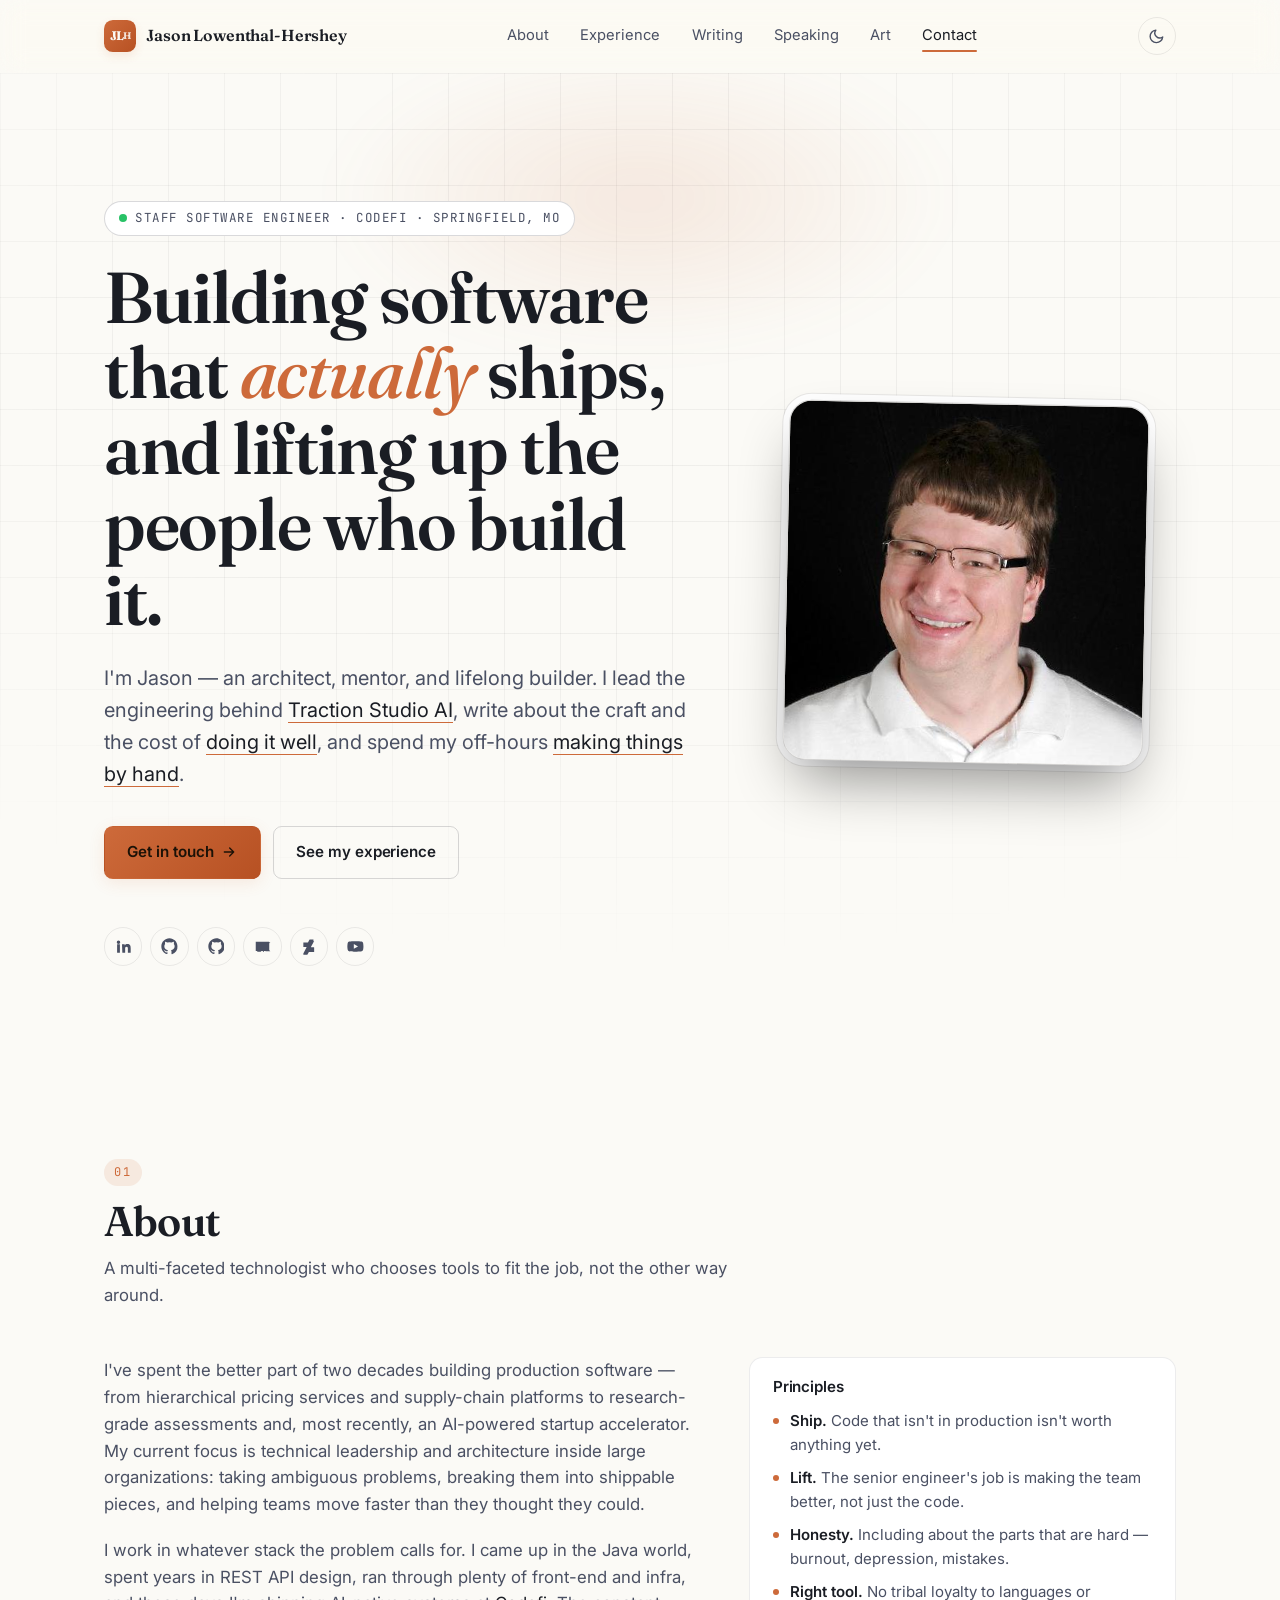
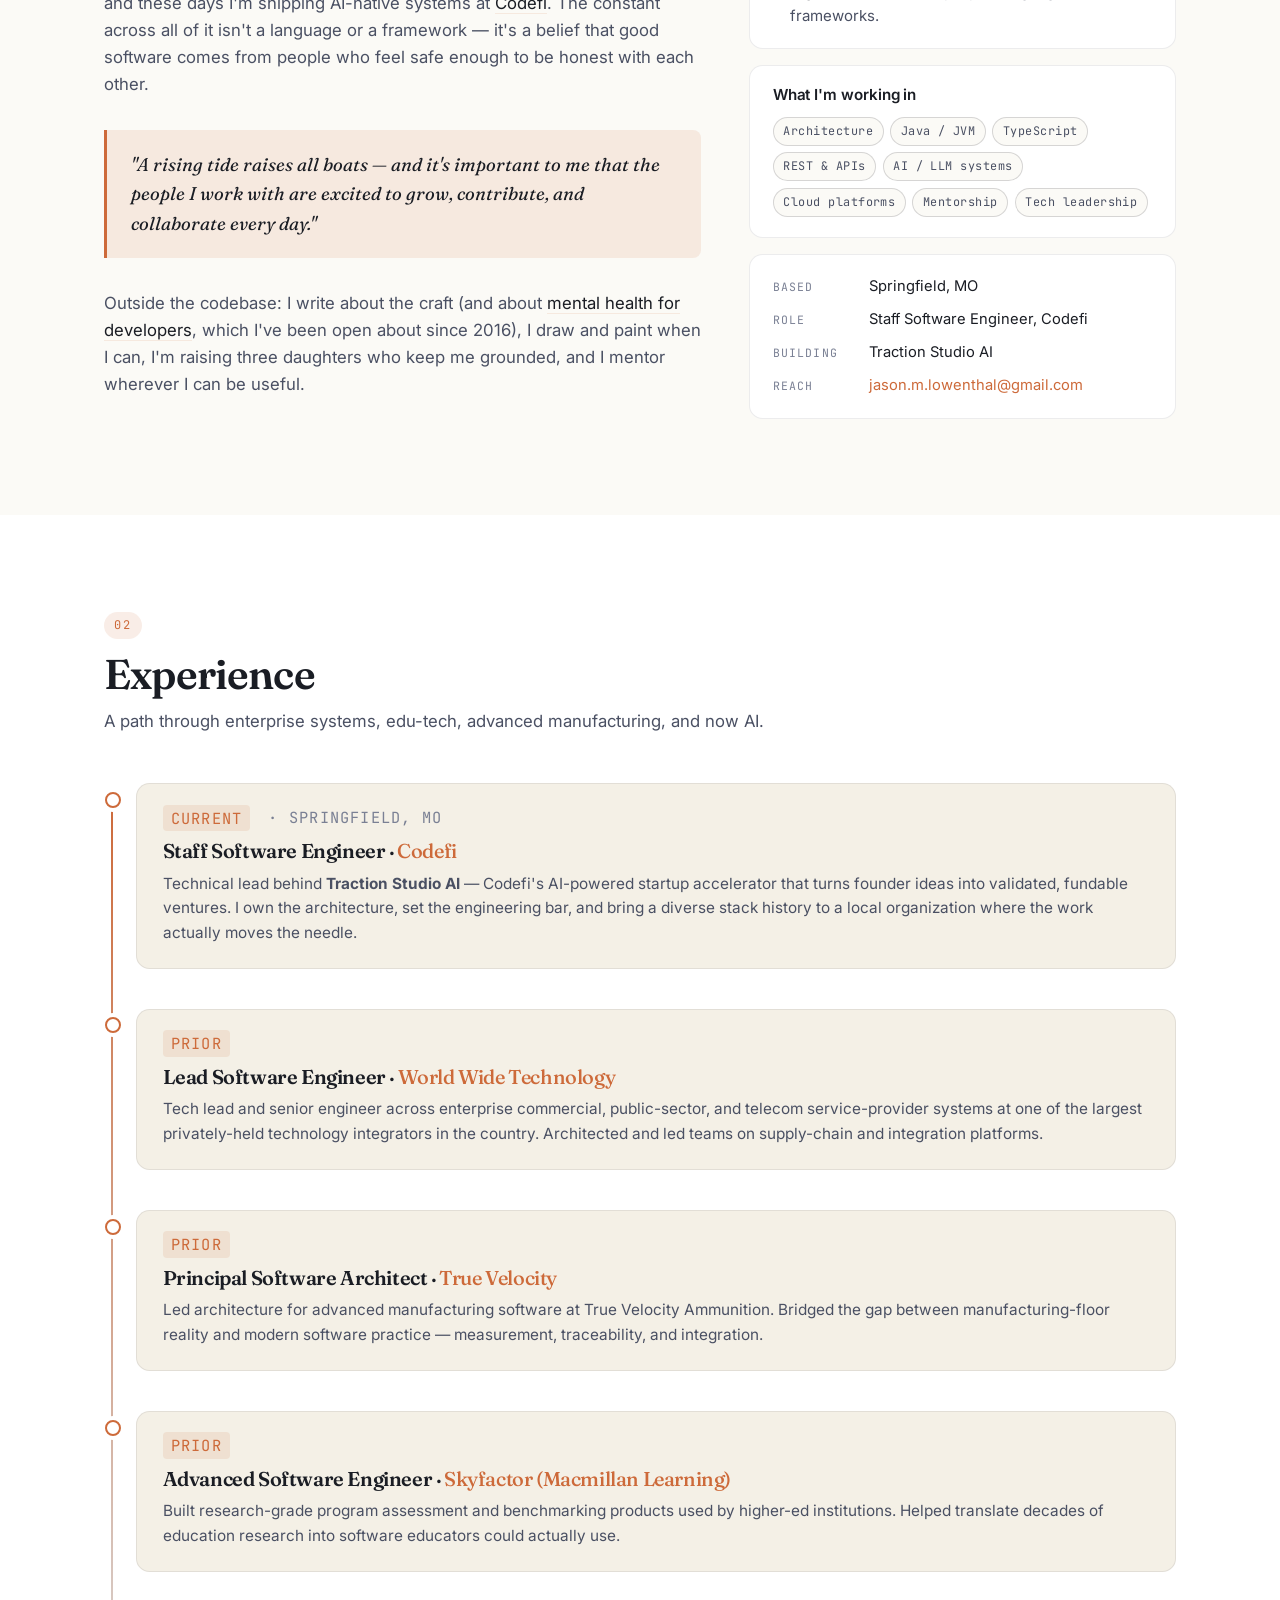
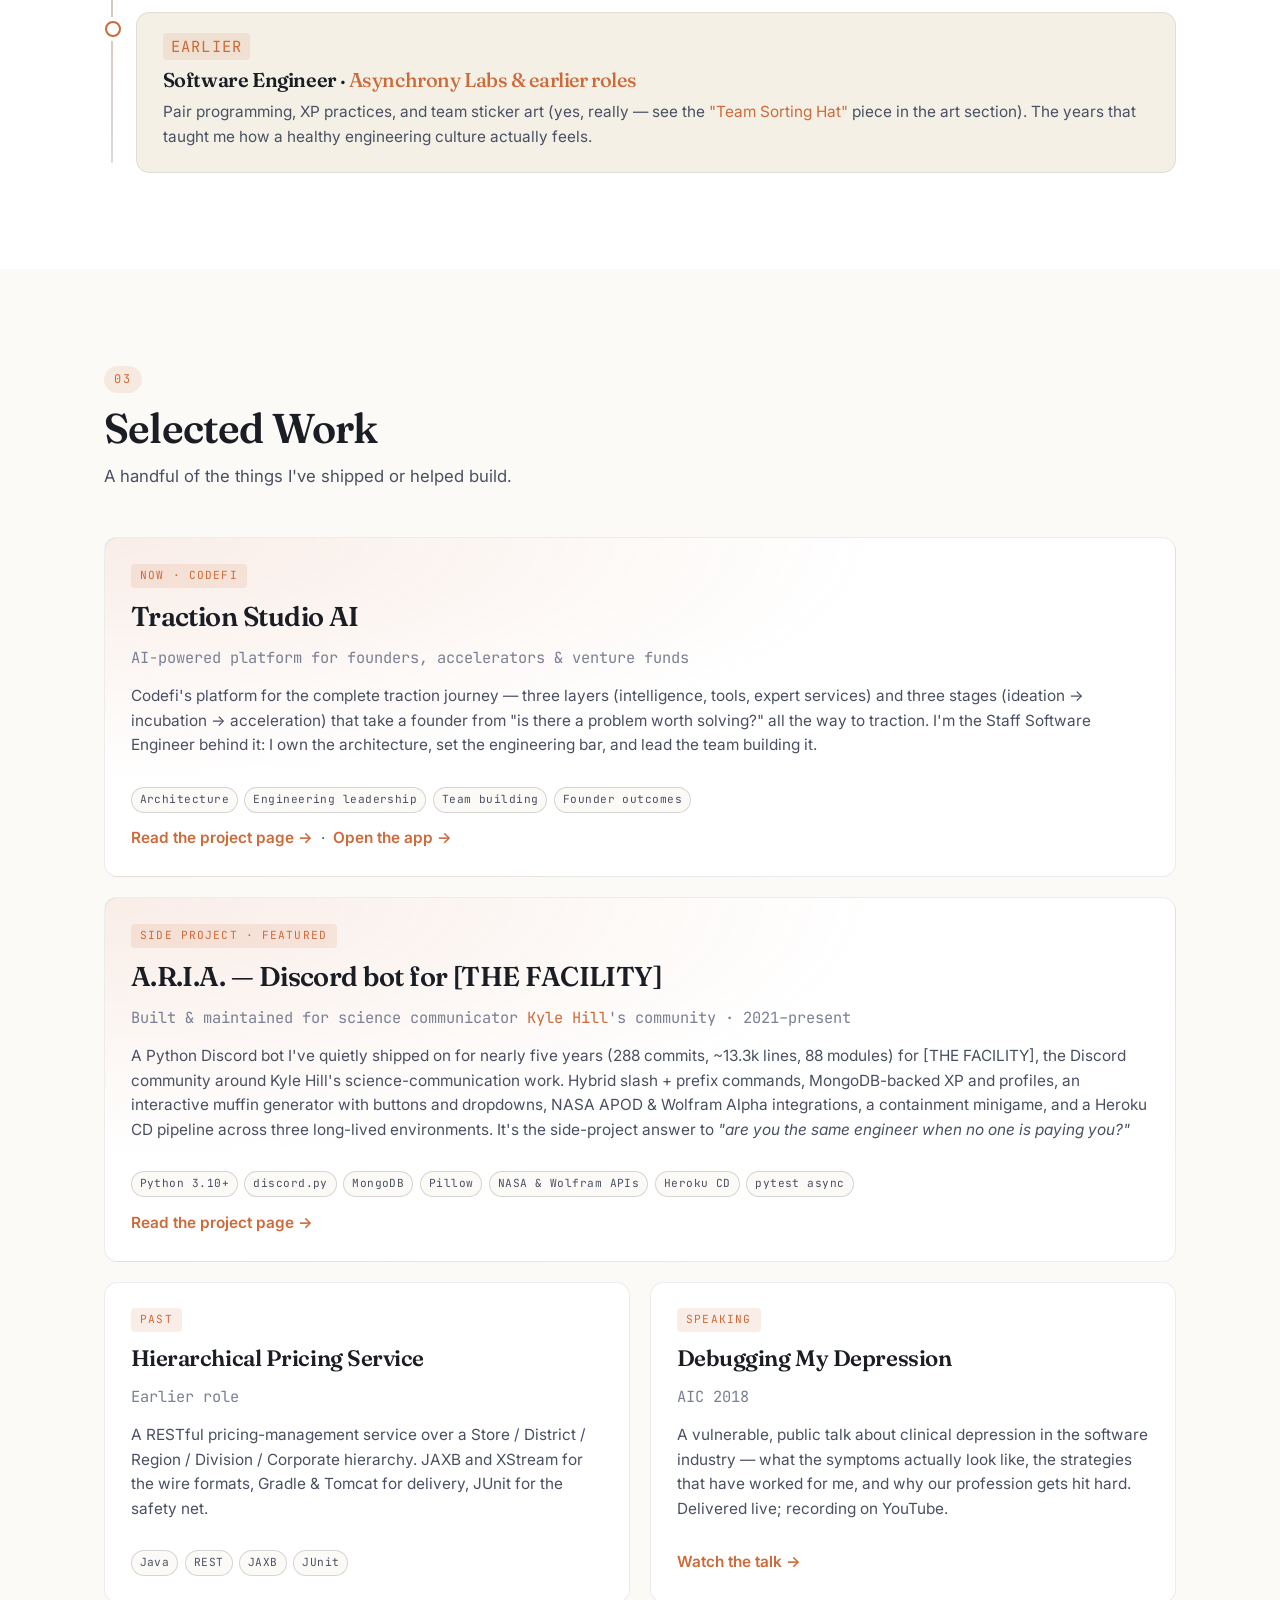
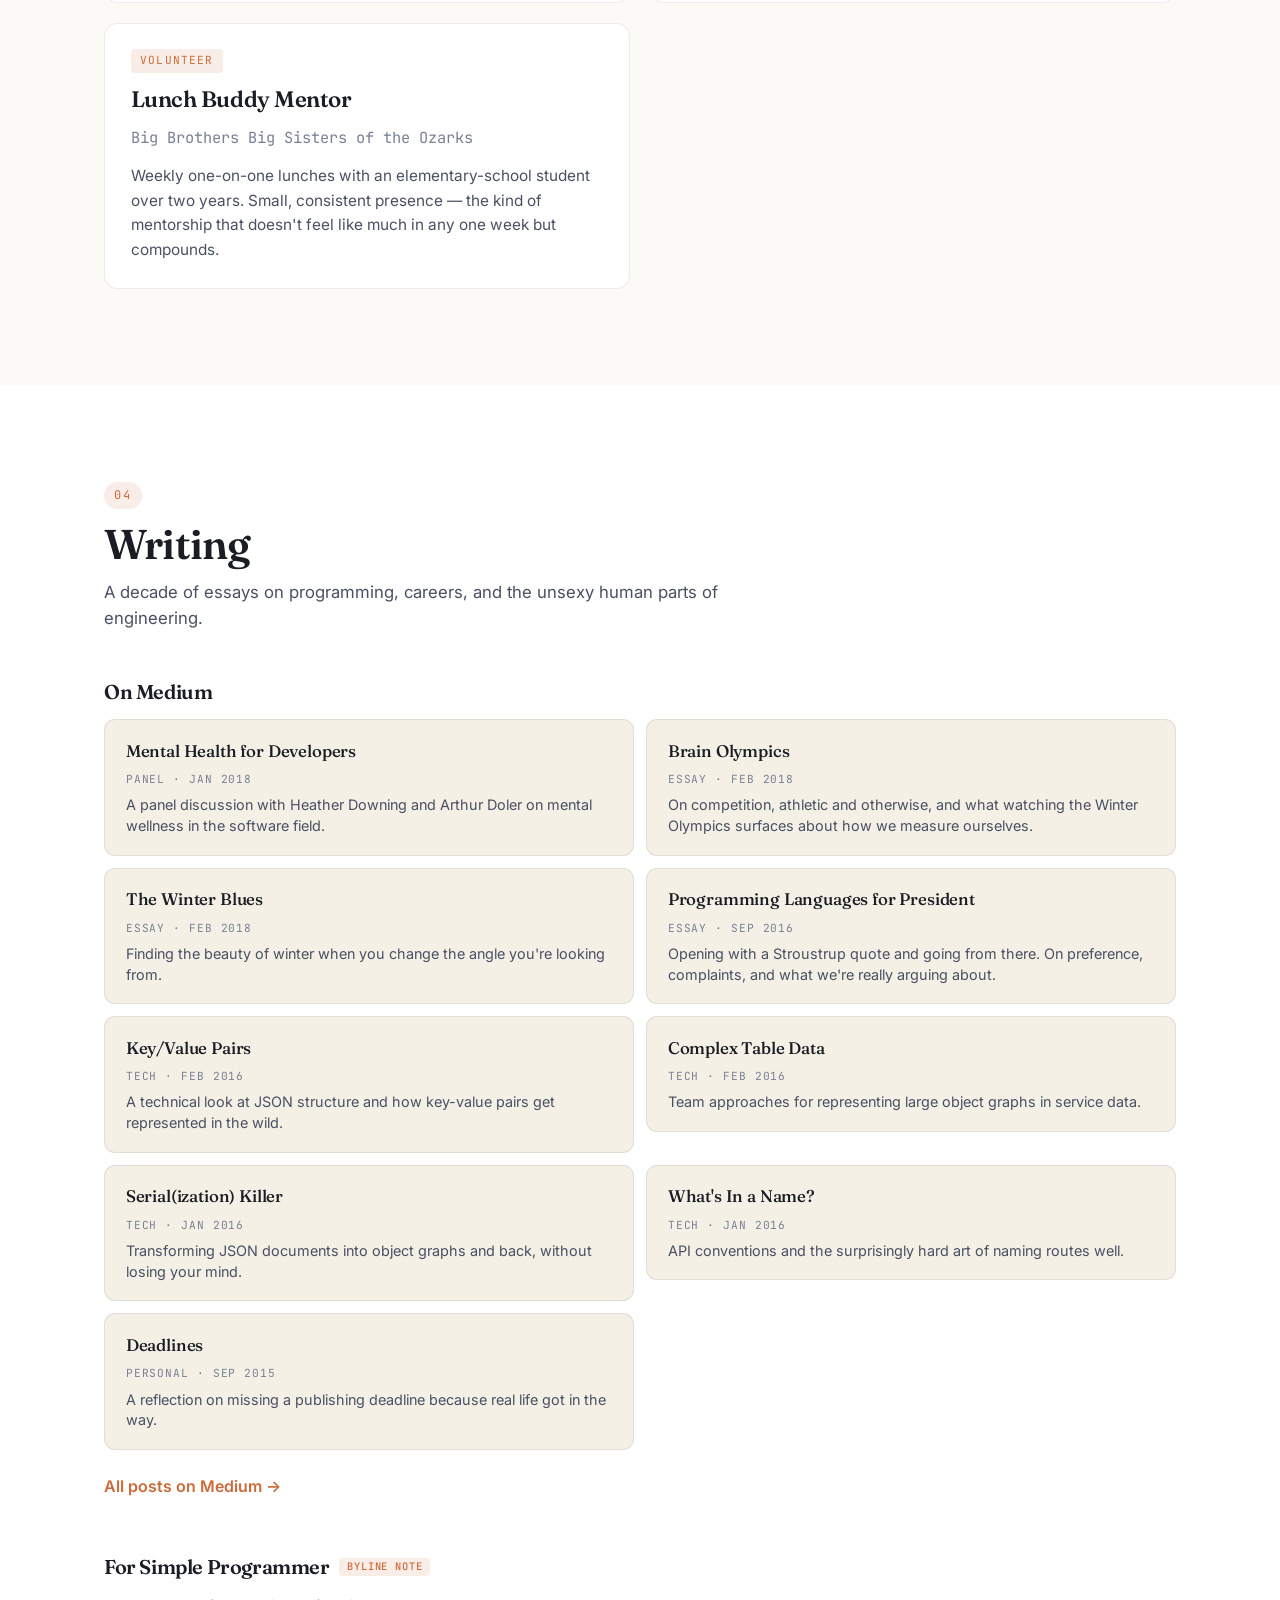
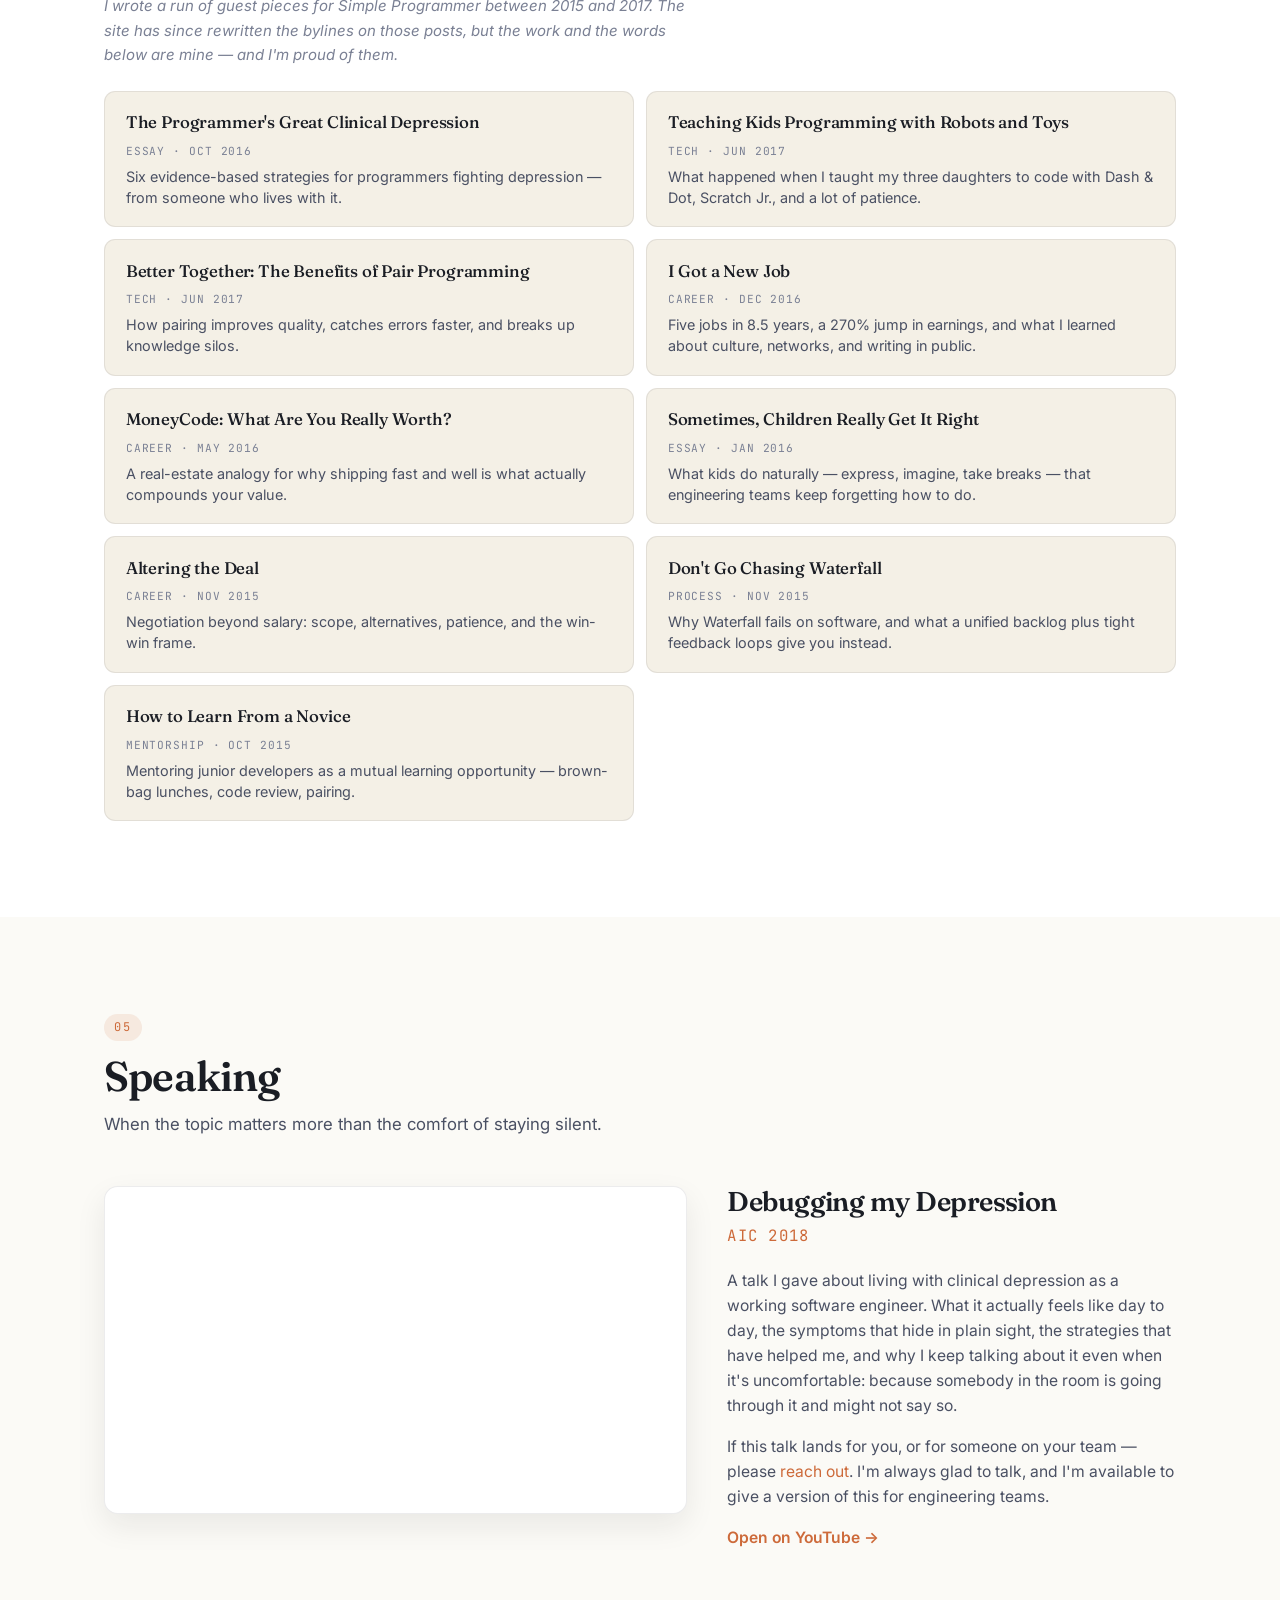
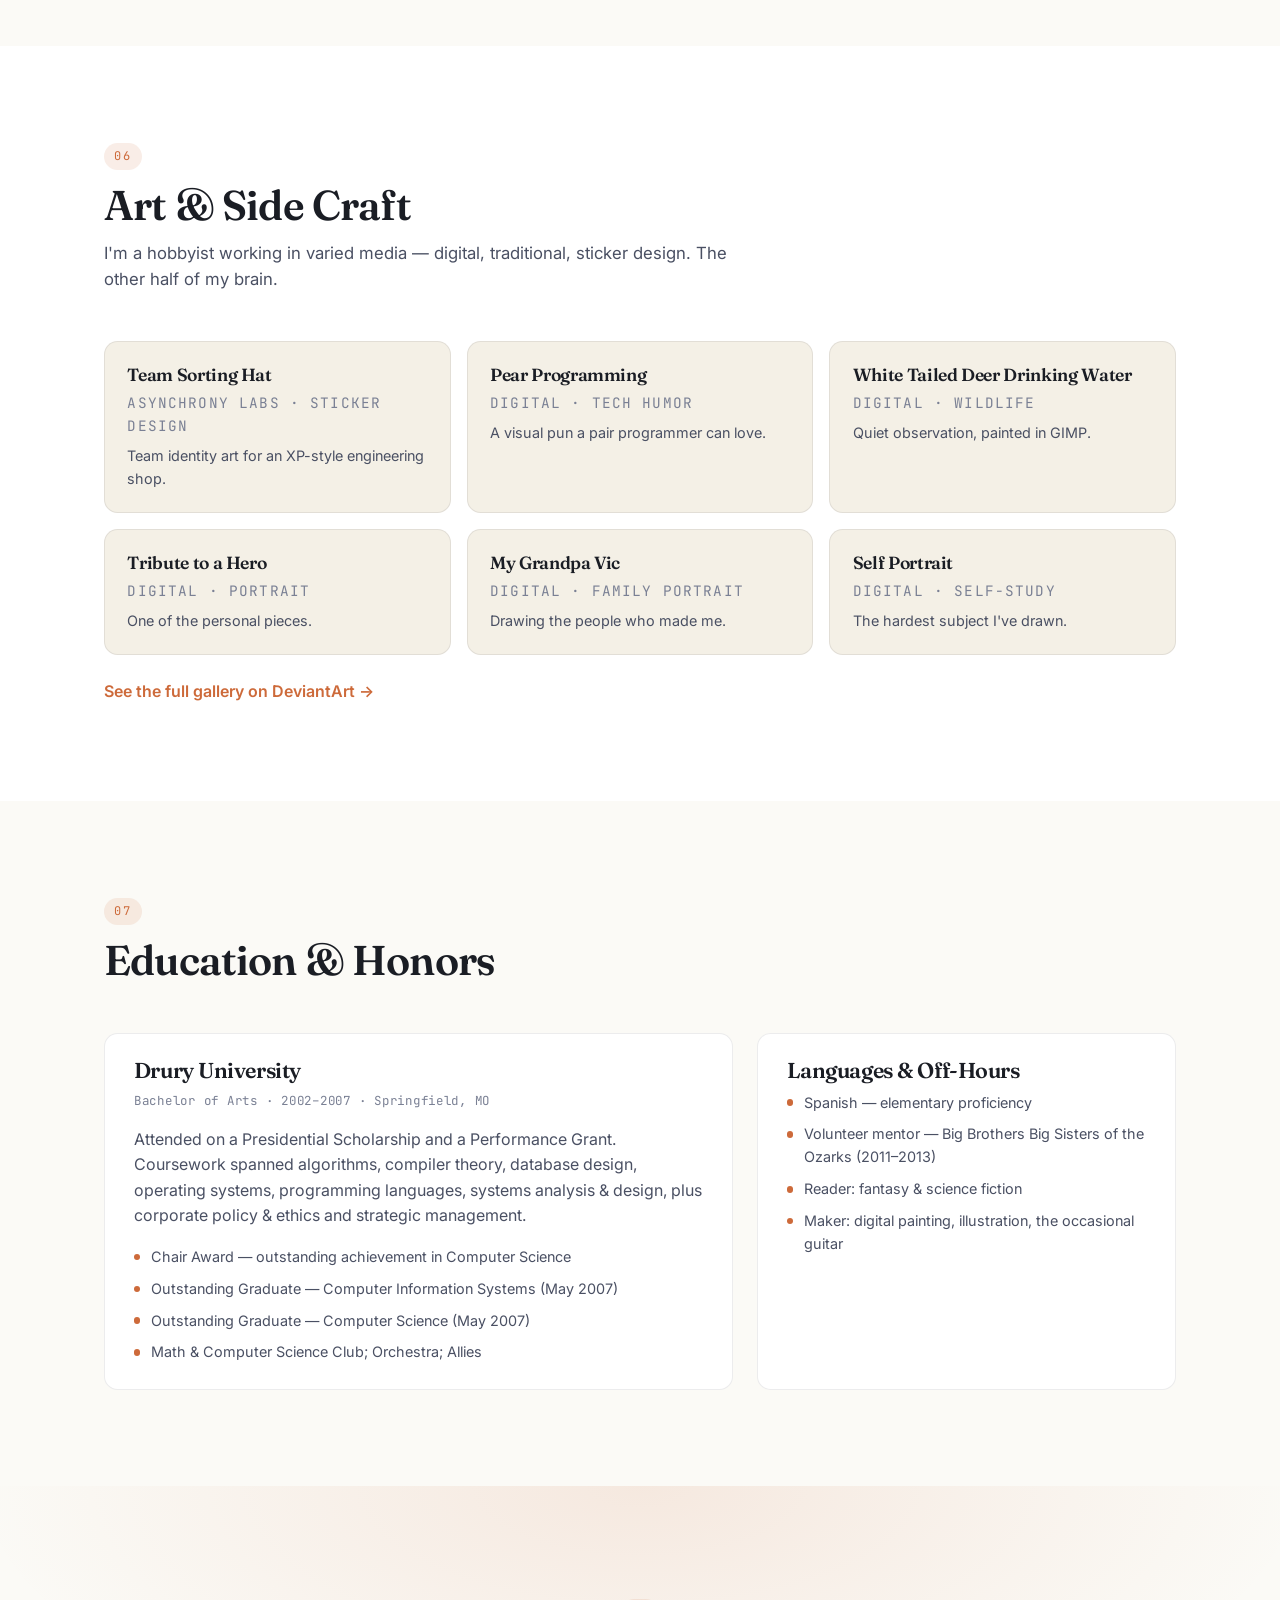
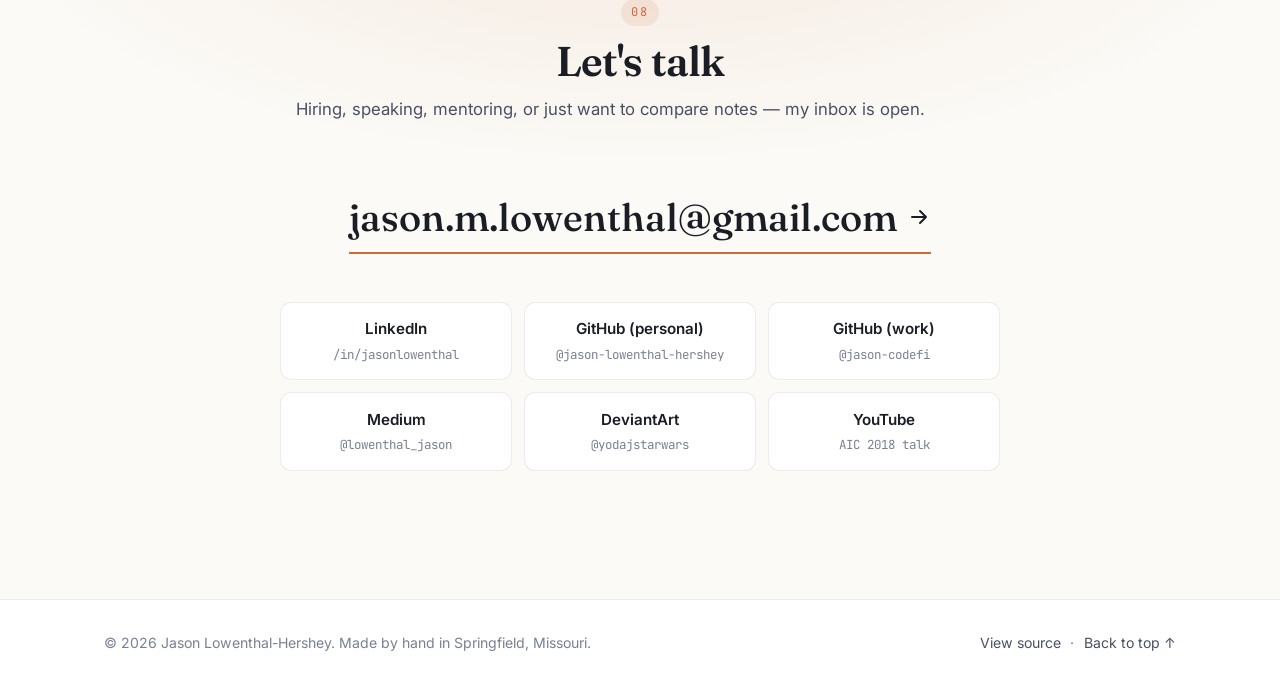
<file: index.html>
<!doctype html>
<html lang="en" data-theme="dark">
<head>
  <meta charset="utf-8" />
  <meta name="viewport" content="width=device-width, initial-scale=1, viewport-fit=cover" />
  <meta name="color-scheme" content="dark light" />
  <meta name="theme-color" content="#0f1115" media="(prefers-color-scheme: dark)" />
  <meta name="theme-color" content="#fbfaf7" media="(prefers-color-scheme: light)" />

  <title>Jason Lowenthal-Hershey — Staff Software Engineer, Architect, Maker</title>
  <meta name="description" content="Jason Lowenthal-Hershey is a Staff Software Engineer at Codefi in Springfield, MO — building the technical foundation for Traction Studio AI, mentoring engineers, writing about the craft, and making art on the side." />
  <meta name="author" content="Jason Lowenthal-Hershey" />
  <link rel="canonical" href="https://jason-lowenthal-hershey.github.io/" />

  <!-- Open Graph -->
  <meta property="og:type" content="profile" />
  <meta property="og:title" content="Jason Lowenthal-Hershey" />
  <meta property="og:description" content="Staff Software Engineer at Codefi. Architect, mentor, writer, artist. Springfield, MO." />
  <meta property="og:url" content="https://jason-lowenthal-hershey.github.io/" />
  <meta property="og:site_name" content="Jason Lowenthal-Hershey" />
  <meta property="profile:first_name" content="Jason" />
  <meta property="profile:last_name" content="Lowenthal-Hershey" />

  <meta property="og:image" content="https://jason-lowenthal-hershey.github.io/assets/img/Jason%20Lowenthal-Hershey.jpeg" />
  <meta property="og:image:alt" content="Portrait of Jason Lowenthal-Hershey" />

  <!-- JSON-LD Structured Data -->
  <script type="application/ld+json">
  {
    "@context": "https://schema.org",
    "@type": "Person",
    "name": "Jason Lowenthal-Hershey",
    "jobTitle": "Staff Software Engineer",
    "email": "mailto:jason.m.lowenthal@gmail.com",
    "worksFor": { "@type": "Organization", "name": "Codefi" },
    "url": "https://jason-lowenthal-hershey.github.io/",
    "address": { "@type": "PostalAddress", "addressLocality": "Springfield", "addressRegion": "MO", "addressCountry": "US" },
    "alumniOf": { "@type": "CollegeOrUniversity", "name": "Drury University" },
    "sameAs": [
      "https://www.linkedin.com/in/jasonlowenthal/",
      "https://github.com/jason-lowenthal-hershey",
      "https://github.com/jason-codefi",
      "https://medium.com/@lowenthal_jason",
      "https://www.deviantart.com/yodajstarwars",
      "https://www.youtube.com/watch?v=T0V77fauPL8"
    ]
  }
  </script>

  <link rel="icon" href="assets/img/favicon.svg" type="image/svg+xml" />
  <link rel="mask-icon" href="assets/img/favicon.svg" color="#f2a060" />

  <link rel="preconnect" href="https://fonts.googleapis.com" />
  <link rel="preconnect" href="https://fonts.gstatic.com" crossorigin />
  <link href="https://fonts.googleapis.com/css2?family=Fraunces:opsz,wght@9..144,400;9..144,500;9..144,600;9..144,700;9..144,800&family=Inter:wght@400;500;600;700&family=JetBrains+Mono:wght@400;500&display=swap" rel="stylesheet" />

  <link rel="stylesheet" href="assets/css/style.css" />
</head>
<body>
  <a class="skip-link" href="#main">Skip to content</a>

  <header class="site-header" data-elevated="false">
    <div class="container nav-row">
      <a href="#top" class="brand" aria-label="Home">
        <span class="brand-mark" aria-hidden="true">JL<span class="brand-mark-h">H</span></span>
        <span class="brand-name">Jason Lowenthal-Hershey</span>
      </a>
      <nav class="primary-nav" aria-label="Primary">
        <a href="#about">About</a>
        <a href="#experience">Experience</a>
        <a href="#writing">Writing</a>
        <a href="#speaking">Speaking</a>
        <a href="#art">Art</a>
        <a href="#contact">Contact</a>
      </nav>
      <button class="theme-toggle" type="button" id="themeToggle" aria-label="Toggle color theme" aria-pressed="true">
        <svg class="icon icon-sun" viewBox="0 0 24 24" aria-hidden="true"><circle cx="12" cy="12" r="4"/><path d="M12 2v3M12 19v3M2 12h3M19 12h3M4.93 4.93l2.12 2.12M16.95 16.95l2.12 2.12M4.93 19.07l2.12-2.12M16.95 7.05l2.12-2.12"/></svg>
        <svg class="icon icon-moon" viewBox="0 0 24 24" aria-hidden="true"><path d="M21 12.79A9 9 0 1 1 11.21 3a7 7 0 0 0 9.79 9.79z"/></svg>
      </button>
      <button class="nav-toggle" type="button" id="navToggle" aria-label="Open menu" aria-expanded="false" aria-controls="mobileNav">
        <span></span><span></span><span></span>
      </button>
    </div>
    <nav class="mobile-nav" id="mobileNav" aria-label="Mobile">
      <a href="#about">About</a>
      <a href="#experience">Experience</a>
      <a href="#writing">Writing</a>
      <a href="#speaking">Speaking</a>
      <a href="#art">Art</a>
      <a href="#contact">Contact</a>
    </nav>
  </header>

  <main id="main">

    <!-- HERO -->
    <section id="top" class="hero">
      <div class="hero-bg" aria-hidden="true">
        <div class="hero-grid"></div>
        <div class="hero-glow"></div>
      </div>
      <div class="container hero-inner">
        <div class="hero-text">
          <p class="eyebrow">
            <span class="dot"></span> Staff Software Engineer · Codefi · Springfield, MO
          </p>
          <h1 class="hero-title">
            Building software that <em>actually</em> ships,<br />
            and lifting up the people who build it.
          </h1>
          <p class="hero-lede">
            I'm Jason — an architect, mentor, and lifelong builder. I lead the engineering behind
            <a href="#projects">Traction Studio AI</a>, write about the craft and the cost of
            <a href="#writing">doing it well</a>, and spend my off-hours
            <a href="#art">making things by hand</a>.
          </p>
          <div class="hero-cta">
            <a class="btn btn-primary" href="#contact">
              Get in touch
              <svg viewBox="0 0 24 24" aria-hidden="true"><path d="M5 12h14M13 6l6 6-6 6"/></svg>
            </a>
            <a class="btn btn-ghost" href="#experience">See my experience</a>
          </div>
          <ul class="hero-socials" aria-label="Social profiles">
          <li><a href="https://www.linkedin.com/in/jasonlowenthal/" rel="me noopener" target="_blank" aria-label="LinkedIn"><svg viewBox="0 0 24 24" aria-hidden="true"><path d="M4.98 3.5a2.5 2.5 0 1 1 .04 5 2.5 2.5 0 0 1-.04-5zM3 9h4v12H3zM10 9h3.8v1.7h.05c.53-.95 1.83-1.95 3.77-1.95 4.03 0 4.78 2.65 4.78 6.1V21h-4v-5.4c0-1.3-.02-2.97-1.81-2.97-1.81 0-2.09 1.4-2.09 2.87V21h-4z"/></svg></a></li>
          <li><a href="https://github.com/jason-lowenthal-hershey" rel="me noopener" target="_blank" aria-label="Personal GitHub"><svg viewBox="0 0 24 24" aria-hidden="true"><path d="M12 .5C5.7.5.5 5.7.5 12.05c0 5.1 3.3 9.4 7.9 10.93.58.1.79-.25.79-.56v-2c-3.2.7-3.88-1.4-3.88-1.4-.53-1.34-1.3-1.7-1.3-1.7-1.05-.72.08-.7.08-.7 1.17.08 1.78 1.2 1.78 1.2 1.04 1.78 2.72 1.27 3.38.97.1-.76.4-1.27.74-1.56-2.55-.3-5.24-1.28-5.24-5.7 0-1.26.45-2.3 1.18-3.1-.12-.3-.51-1.48.11-3.08 0 0 .97-.31 3.18 1.18a11 11 0 0 1 5.79 0c2.21-1.5 3.18-1.18 3.18-1.18.62 1.6.23 2.78.11 3.08.74.8 1.18 1.84 1.18 3.1 0 4.43-2.7 5.4-5.27 5.69.41.36.78 1.06.78 2.14v3.18c0 .31.2.67.8.55A10.6 10.6 0 0 0 23.5 12C23.5 5.7 18.3.5 12 .5z"/></svg></a></li>
          <li><a href="https://github.com/jason-codefi" rel="me noopener" target="_blank" aria-label="Codefi GitHub"><svg viewBox="0 0 24 24" aria-hidden="true"><path d="M12 .5C5.7.5.5 5.7.5 12.05c0 5.1 3.3 9.4 7.9 10.93.58.1.79-.25.79-.56v-2c-3.2.7-3.88-1.4-3.88-1.4-.53-1.34-1.3-1.7-1.3-1.7-1.05-.72.08-.7.08-.7 1.17.08 1.78 1.2 1.78 1.2 1.04 1.78 2.72 1.27 3.38.97.1-.76.4-1.27.74-1.56-2.55-.3-5.24-1.28-5.24-5.7 0-1.26.45-2.3 1.18-3.1-.12-.3-.51-1.48.11-3.08 0 0 .97-.31 3.18 1.18a11 11 0 0 1 5.79 0c2.21-1.5 3.18-1.18 3.18-1.18.62 1.6.23 2.78.11 3.08.74.8 1.18 1.84 1.18 3.1 0 4.43-2.7 5.4-5.27 5.69.41.36.78 1.06.78 2.14v3.18c0 .31.2.67.8.55A10.6 10.6 0 0 0 23.5 12C23.5 5.7 18.3.5 12 .5z"/></svg></a></li>
          <li><a href="https://medium.com/@lowenthal_jason" rel="me noopener" target="_blank" aria-label="Medium"><svg viewBox="0 0 24 24" aria-hidden="true"><path d="M2.5 5.5h19v13h-19zM7.4 8.6c0-.21-.08-.4-.24-.55l-1.7-2.05V6h5.27l4.07 8.95L18.4 6h5v.05L21.93 7.4a.43.43 0 0 0-.16.4v9.4c0 .15.05.29.16.4l1.42 1.36V19h-7.13v-.04l1.47-1.4c.14-.13.14-.18.14-.4V9.55l-4.1 10.4h-.55l-4.78-10.4v6.97c-.04.3.06.6.27.82l1.92 2.34v.04H4.16v-.04l1.92-2.34c.2-.22.3-.52.26-.82V8.6z"/></svg></a></li>
          <li><a href="https://www.deviantart.com/yodajstarwars" rel="me noopener" target="_blank" aria-label="DeviantArt"><svg viewBox="0 0 24 24" aria-hidden="true"><path d="M19.207 4.794v-2.59h-5.422l-.529.529-1.696 3.244-.529.353H4.793v6.353l.353.353h3.882l.353.353-4.588 8.6v2.117h5.422l.529-.529 1.696-3.244.529-.353h7.238v-6.353l-.353-.353h-3.882l-.353-.353 4.588-8.6z"/></svg></a></li>
          <li><a href="https://www.youtube.com/watch?v=T0V77fauPL8" rel="me noopener" target="_blank" aria-label="YouTube talk"><svg viewBox="0 0 24 24" aria-hidden="true"><path d="M23 7.2a3 3 0 0 0-2.1-2.1C19 4.5 12 4.5 12 4.5s-7 0-8.9.6A3 3 0 0 0 1 7.2 31 31 0 0 0 .5 12 31 31 0 0 0 1 16.8a3 3 0 0 0 2.1 2.1c1.9.6 8.9.6 8.9.6s7 0 8.9-.6a3 3 0 0 0 2.1-2.1A31 31 0 0 0 23.5 12 31 31 0 0 0 23 7.2zM9.75 15.5v-7l6 3.5z"/></svg></a></li>
          </ul>
        </div>
        <div class="hero-portrait">
          <div class="portrait-frame">
            <img
              src="assets/img/Jason%20Lowenthal-Hershey.jpeg"
              alt="Portrait of Jason Lowenthal-Hershey"
              width="460" height="460"
              loading="eager"
              decoding="async" />
          </div>
        </div>
      </div>
    </section>

    <!-- ABOUT -->
    <section id="about" class="section">
      <div class="container">
        <header class="section-head">
          <span class="section-num">01</span>
          <h2>About</h2>
          <p class="section-sub">A multi-faceted technologist who chooses tools to fit the job, not the other way around.</p>
        </header>

        <div class="about-grid">
          <div class="about-prose">
            <p>
              I've spent the better part of two decades building production software — from
              hierarchical pricing services and supply-chain platforms to research-grade
              assessments and, most recently, an AI-powered startup accelerator. My current
              focus is technical leadership and architecture inside large organizations:
              taking ambiguous problems, breaking them into shippable pieces, and helping
              teams move faster than they thought they could.
            </p>
            <p>
              I work in whatever stack the problem calls for. I came up in the Java world,
              spent years in REST API design, ran through plenty of front-end and infra,
              and these days I'm shipping AI-native systems at <a href="https://codefiworks.com" target="_blank" rel="noopener">Codefi</a>.
              The constant across all of it isn't a language or a framework — it's a belief
              that good software comes from people who feel safe enough to be honest with
              each other.
            </p>
            <blockquote class="pullquote">
              <p>"A rising tide raises all boats — and it's important to me that the people I work with are excited to grow, contribute, and collaborate every day."</p>
            </blockquote>
            <p>
              Outside the codebase: I write about the craft (and about
              <a href="#speaking">mental health for developers</a>, which I've been open about
              since 2016), I draw and paint when I can, I'm raising three daughters who
              keep me grounded, and I mentor wherever I can be useful.
            </p>
          </div>

          <aside class="about-side">
            <div class="card">
              <h3>Principles</h3>
              <ul class="bullets">
                <li><strong>Ship.</strong> Code that isn't in production isn't worth anything yet.</li>
                <li><strong>Lift.</strong> The senior engineer's job is making the team better, not just the code.</li>
                <li><strong>Honesty.</strong> Including about the parts that are hard — burnout, depression, mistakes.</li>
                <li><strong>Right tool.</strong> No tribal loyalty to languages or frameworks.</li>
              </ul>
            </div>
            <div class="card">
              <h3>What I'm working in</h3>
              <ul class="chip-list">
                <li>Architecture</li>
                <li>Java / JVM</li>
                <li>TypeScript</li>
                <li>REST &amp; APIs</li>
                <li>AI / LLM systems</li>
                <li>Cloud platforms</li>
                <li>Mentorship</li>
                <li>Tech leadership</li>
              </ul>
            </div>
            <div class="card facts">
              <dl>
                <div><dt>Based</dt><dd>Springfield, MO</dd></div>
                <div><dt>Role</dt><dd>Staff Software Engineer, Codefi</dd></div>
                <div><dt>Building</dt><dd>Traction Studio AI</dd></div>
                <div><dt>Reach</dt><dd><a href="mailto:jason.m.lowenthal@gmail.com">jason.m.lowenthal@gmail.com</a></dd></div>
              </dl>
            </div>
          </aside>
        </div>
      </div>
    </section>

    <!-- EXPERIENCE -->
    <section id="experience" class="section section-alt">
      <div class="container">
        <header class="section-head">
          <span class="section-num">02</span>
          <h2>Experience</h2>
          <p class="section-sub">A path through enterprise systems, edu-tech, advanced manufacturing, and now AI.</p>
        </header>

        <ol class="timeline">
          <li class="timeline-item">
            <div class="timeline-marker" aria-hidden="true"></div>
            <div class="timeline-content">
              <p class="timeline-meta"><span class="timeline-date">Current</span> · Springfield, MO</p>
              <h3>Staff Software Engineer · <span class="company">Codefi</span></h3>
              <p>
                Technical lead behind <strong>Traction Studio AI</strong> — Codefi's AI-powered
                startup accelerator that turns founder ideas into validated, fundable
                ventures. I own the architecture, set the engineering bar, and bring
                a diverse stack history to a local organization where the work
                actually moves the needle.
              </p>
            </div>
          </li>

          <li class="timeline-item">
            <div class="timeline-marker" aria-hidden="true"></div>
            <div class="timeline-content">
              <p class="timeline-meta"><span class="timeline-date">Prior</span></p>
              <h3>Lead Software Engineer · <span class="company">World Wide Technology</span></h3>
              <p>
                Tech lead and senior engineer across enterprise commercial, public-sector,
                and telecom service-provider systems at one of the largest privately-held
                technology integrators in the country. Architected and led teams on
                supply-chain and integration platforms.
              </p>
            </div>
          </li>

          <li class="timeline-item">
            <div class="timeline-marker" aria-hidden="true"></div>
            <div class="timeline-content">
              <p class="timeline-meta"><span class="timeline-date">Prior</span></p>
              <h3>Principal Software Architect · <span class="company">True Velocity</span></h3>
              <p>
                Led architecture for advanced manufacturing software at True Velocity
                Ammunition. Bridged the gap between manufacturing-floor reality and
                modern software practice — measurement, traceability, and integration.
              </p>
            </div>
          </li>

          <li class="timeline-item">
            <div class="timeline-marker" aria-hidden="true"></div>
            <div class="timeline-content">
              <p class="timeline-meta"><span class="timeline-date">Prior</span></p>
              <h3>Advanced Software Engineer · <span class="company">Skyfactor (Macmillan Learning)</span></h3>
              <p>
                Built research-grade program assessment and benchmarking products used by
                higher-ed institutions. Helped translate decades of education research
                into software educators could actually use.
              </p>
            </div>
          </li>

          <li class="timeline-item">
            <div class="timeline-marker" aria-hidden="true"></div>
            <div class="timeline-content">
              <p class="timeline-meta"><span class="timeline-date">Earlier</span></p>
              <h3>Software Engineer · <span class="company">Asynchrony Labs &amp; earlier roles</span></h3>
              <p>
                Pair programming, XP practices, and team sticker art (yes, really —
                see the <a href="https://www.deviantart.com/yodajstarwars" rel="noopener" target="_blank">"Team Sorting Hat"</a>
                piece in the art section). The years that taught me how a healthy
                engineering culture actually feels.
              </p>
            </div>
          </li>
        </ol>
      </div>
    </section>

    <!-- PROJECTS -->
    <section id="projects" class="section">
      <div class="container">
        <header class="section-head">
          <span class="section-num">03</span>
          <h2>Selected Work</h2>
          <p class="section-sub">A handful of the things I've shipped or helped build.</p>
        </header>

        <div class="project-grid">

          <article class="project-card project-feature">
            <div class="project-tag">Now · Codefi</div>
            <h3>Traction Studio AI</h3>
            <p class="project-org">AI-powered platform for founders, accelerators &amp; venture funds</p>
            <p>
              Codefi's platform for the complete traction journey — three
              layers (intelligence, tools, expert services) and three
              stages (ideation → incubation → acceleration) that take a
              founder from "is there a problem worth solving?" all the
              way to traction. I'm the Staff Software Engineer behind it:
              I own the architecture, set the engineering bar, and lead
              the team building it.
            </p>
            <ul class="chip-list compact">
              <li>Architecture</li>
              <li>Engineering leadership</li>
              <li>Team building</li>
              <li>Founder outcomes</li>
            </ul>
            <p>
              <a class="link-arrow" href="/traction/">Read the project page →</a>
              &nbsp;·&nbsp;
              <a class="link-arrow" href="https://app.tractionstudio.ai/" target="_blank" rel="noopener">Open the app →</a>
            </p>
          </article>

          <article class="project-card project-feature">
            <div class="project-tag">Side project · Featured</div>
            <h3>A.R.I.A. — Discord bot for [THE FACILITY]</h3>
            <p class="project-org">Built &amp; maintained for science communicator <a href="https://www.youtube.com/@kylehill" target="_blank" rel="noopener">Kyle Hill</a>'s community · 2021–present</p>
            <p>
              A Python Discord bot I've quietly shipped on for nearly five years
              (288 commits, ~13.3k lines, 88 modules) for [THE FACILITY], the
              Discord community around Kyle Hill's science-communication work.
              Hybrid slash + prefix commands, MongoDB-backed XP and profiles,
              an interactive muffin generator with buttons and dropdowns, NASA
              APOD &amp; Wolfram Alpha integrations, a containment minigame,
              and a Heroku CD pipeline across three long-lived environments.
              It's the side-project answer to <em>"are you the same engineer
              when no one is paying you?"</em>
            </p>
            <ul class="chip-list compact">
              <li>Python 3.10+</li>
              <li>discord.py</li>
              <li>MongoDB</li>
              <li>Pillow</li>
              <li>NASA &amp; Wolfram APIs</li>
              <li>Heroku CD</li>
              <li>pytest async</li>
            </ul>
            <p><a class="link-arrow" href="/aria/">Read the project page →</a></p>
          </article>

          <article class="project-card">
            <div class="project-tag">Past</div>
            <h3>Hierarchical Pricing Service</h3>
            <p class="project-org">Earlier role</p>
            <p>
              A RESTful pricing-management service over a Store / District / Region /
              Division / Corporate hierarchy. JAXB and XStream for the wire formats,
              Gradle &amp; Tomcat for delivery, JUnit for the safety net.
            </p>
            <ul class="chip-list compact">
              <li>Java</li>
              <li>REST</li>
              <li>JAXB</li>
              <li>JUnit</li>
            </ul>
          </article>

          <article class="project-card">
            <div class="project-tag">Speaking</div>
            <h3>Debugging My Depression</h3>
            <p class="project-org">AIC 2018</p>
            <p>
              A vulnerable, public talk about clinical depression in the
              software industry — what the symptoms actually look like, the
              strategies that have worked for me, and why our profession
              gets hit hard. Delivered live; recording on YouTube.
            </p>
            <p><a class="link-arrow" href="#speaking">Watch the talk →</a></p>
          </article>

          <article class="project-card">
            <div class="project-tag">Volunteer</div>
            <h3>Lunch Buddy Mentor</h3>
            <p class="project-org">Big Brothers Big Sisters of the Ozarks</p>
            <p>
              Weekly one-on-one lunches with an elementary-school student over
              two years. Small, consistent presence — the kind of mentorship
              that doesn't feel like much in any one week but compounds.
            </p>
          </article>

        </div>
      </div>
    </section>

    <!-- WRITING -->
    <section id="writing" class="section section-alt">
      <div class="container">
        <header class="section-head">
          <span class="section-num">04</span>
          <h2>Writing</h2>
          <p class="section-sub">A decade of essays on programming, careers, and the unsexy human parts of engineering.</p>
        </header>

        <div class="writing-cluster">
          <h3 class="cluster-title">On Medium</h3>
          <ul class="article-list">
            <li><a href="https://medium.com/@lowenthal_jason" target="_blank" rel="noopener"><span class="art-title">Mental Health for Developers</span><span class="art-meta">Panel · Jan 2018</span><span class="art-desc">A panel discussion with Heather Downing and Arthur Doler on mental wellness in the software field.</span></a></li>
            <li><a href="https://medium.com/@lowenthal_jason" target="_blank" rel="noopener"><span class="art-title">Brain Olympics</span><span class="art-meta">Essay · Feb 2018</span><span class="art-desc">On competition, athletic and otherwise, and what watching the Winter Olympics surfaces about how we measure ourselves.</span></a></li>
            <li><a href="https://medium.com/@lowenthal_jason" target="_blank" rel="noopener"><span class="art-title">The Winter Blues</span><span class="art-meta">Essay · Feb 2018</span><span class="art-desc">Finding the beauty of winter when you change the angle you're looking from.</span></a></li>
            <li><a href="https://medium.com/@lowenthal_jason" target="_blank" rel="noopener"><span class="art-title">Programming Languages for President</span><span class="art-meta">Essay · Sep 2016</span><span class="art-desc">Opening with a Stroustrup quote and going from there. On preference, complaints, and what we're really arguing about.</span></a></li>
            <li><a href="https://medium.com/@lowenthal_jason" target="_blank" rel="noopener"><span class="art-title">Key/Value Pairs</span><span class="art-meta">Tech · Feb 2016</span><span class="art-desc">A technical look at JSON structure and how key-value pairs get represented in the wild.</span></a></li>
            <li><a href="https://medium.com/@lowenthal_jason" target="_blank" rel="noopener"><span class="art-title">Complex Table Data</span><span class="art-meta">Tech · Feb 2016</span><span class="art-desc">Team approaches for representing large object graphs in service data.</span></a></li>
            <li><a href="https://medium.com/@lowenthal_jason" target="_blank" rel="noopener"><span class="art-title">Serial(ization) Killer</span><span class="art-meta">Tech · Jan 2016</span><span class="art-desc">Transforming JSON documents into object graphs and back, without losing your mind.</span></a></li>
            <li><a href="https://medium.com/@lowenthal_jason" target="_blank" rel="noopener"><span class="art-title">What's In a Name?</span><span class="art-meta">Tech · Jan 2016</span><span class="art-desc">API conventions and the surprisingly hard art of naming routes well.</span></a></li>
            <li><a href="https://medium.com/@lowenthal_jason" target="_blank" rel="noopener"><span class="art-title">Deadlines</span><span class="art-meta">Personal · Sep 2015</span><span class="art-desc">A reflection on missing a publishing deadline because real life got in the way.</span></a></li>
          </ul>
          <p class="cluster-foot"><a class="link-arrow" href="https://medium.com/@lowenthal_jason" target="_blank" rel="noopener">All posts on Medium →</a></p>
        </div>

        <div class="writing-cluster">
          <h3 class="cluster-title">For Simple Programmer <span class="badge" title="Original publisher rewrote bylines on guest posts in a later CMS migration; the work below is mine.">byline note</span></h3>
          <p class="cluster-note">
            I wrote a run of guest pieces for Simple Programmer between 2015 and 2017.
            The site has since rewritten the bylines on those posts, but the work
            and the words below are mine — and I'm proud of them.
          </p>
          <ul class="article-list">
            <li><a href="https://simpleprogrammer.com/programmers-great-clinical-depression/" target="_blank" rel="noopener"><span class="art-title">The Programmer's Great Clinical Depression</span><span class="art-meta">Essay · Oct 2016</span><span class="art-desc">Six evidence-based strategies for programmers fighting depression — from someone who lives with it.</span></a></li>
            <li><a href="https://simpleprogrammer.com/teaching-kids-programming/" target="_blank" rel="noopener"><span class="art-title">Teaching Kids Programming with Robots and Toys</span><span class="art-meta">Tech · Jun 2017</span><span class="art-desc">What happened when I taught my three daughters to code with Dash &amp; Dot, Scratch Jr., and a lot of patience.</span></a></li>
            <li><a href="https://simpleprogrammer.com/pair-programming/" target="_blank" rel="noopener"><span class="art-title">Better Together: The Benefits of Pair Programming</span><span class="art-meta">Tech · Jun 2017</span><span class="art-desc">How pairing improves quality, catches errors faster, and breaks up knowledge silos.</span></a></li>
            <li><a href="https://simpleprogrammer.com/new-job/" target="_blank" rel="noopener"><span class="art-title">I Got a New Job</span><span class="art-meta">Career · Dec 2016</span><span class="art-desc">Five jobs in 8.5 years, a 270% jump in earnings, and what I learned about culture, networks, and writing in public.</span></a></li>
            <li><a href="https://simpleprogrammer.com/moneycode-really-worth/" target="_blank" rel="noopener"><span class="art-title">MoneyCode: What Are You Really Worth?</span><span class="art-meta">Career · May 2016</span><span class="art-desc">A real-estate analogy for why shipping fast and well is what actually compounds your value.</span></a></li>
            <li><a href="https://simpleprogrammer.com/children-get-it-right/" target="_blank" rel="noopener"><span class="art-title">Sometimes, Children Really Get It Right</span><span class="art-meta">Essay · Jan 2016</span><span class="art-desc">What kids do naturally — express, imagine, take breaks — that engineering teams keep forgetting how to do.</span></a></li>
            <li><a href="https://simpleprogrammer.com/altering-the-deal/" target="_blank" rel="noopener"><span class="art-title">Altering the Deal</span><span class="art-meta">Career · Nov 2015</span><span class="art-desc">Negotiation beyond salary: scope, alternatives, patience, and the win-win frame.</span></a></li>
            <li><a href="https://simpleprogrammer.com/dont-go-chasing-waterfall/" target="_blank" rel="noopener"><span class="art-title">Don't Go Chasing Waterfall</span><span class="art-meta">Process · Nov 2015</span><span class="art-desc">Why Waterfall fails on software, and what a unified backlog plus tight feedback loops give you instead.</span></a></li>
            <li><a href="https://simpleprogrammer.com/how-to-learn-from-a-novice/" target="_blank" rel="noopener"><span class="art-title">How to Learn From a Novice</span><span class="art-meta">Mentorship · Oct 2015</span><span class="art-desc">Mentoring junior developers as a mutual learning opportunity — brown-bag lunches, code review, pairing.</span></a></li>
          </ul>
        </div>
      </div>
    </section>

    <!-- SPEAKING -->
    <section id="speaking" class="section">
      <div class="container">
        <header class="section-head">
          <span class="section-num">05</span>
          <h2>Speaking</h2>
          <p class="section-sub">When the topic matters more than the comfort of staying silent.</p>
        </header>

        <div class="speaking-row">
          <div class="video-frame">
            <iframe
              src="https://www.youtube-nocookie.com/embed/T0V77fauPL8"
              title="Debugging my Depression — AIC 2018"
              frameborder="0"
              allow="accelerometer; clipboard-write; encrypted-media; gyroscope; picture-in-picture; web-share"
              referrerpolicy="strict-origin-when-cross-origin"
              allowfullscreen
              loading="lazy"></iframe>
          </div>
          <div class="speaking-meta">
            <h3>Debugging my Depression</h3>
            <p class="speaking-event">AIC 2018</p>
            <p>
              A talk I gave about living with clinical depression as a working
              software engineer. What it actually feels like day to day, the
              symptoms that hide in plain sight, the strategies that have
              helped me, and why I keep talking about it even when it's
              uncomfortable: because somebody in the room is going through it
              and might not say so.
            </p>
            <p>
              If this talk lands for you, or for someone on your team — please
              <a href="#contact">reach out</a>. I'm always glad to talk, and
              I'm available to give a version of this for engineering teams.
            </p>
            <p><a class="link-arrow" href="https://www.youtube.com/watch?v=T0V77fauPL8" target="_blank" rel="noopener">Open on YouTube →</a></p>
          </div>
        </div>
      </div>
    </section>

    <!-- ART -->
    <section id="art" class="section section-alt">
      <div class="container">
        <header class="section-head">
          <span class="section-num">06</span>
          <h2>Art &amp; Side Craft</h2>
          <p class="section-sub">I'm a hobbyist working in varied media — digital, traditional, sticker design. The other half of my brain.</p>
        </header>

        <div class="art-grid">
          <a class="art-card" href="https://www.deviantart.com/yodajstarwars" target="_blank" rel="noopener">
            <h3>Team Sorting Hat</h3>
            <p class="art-card-meta">Asynchrony Labs · Sticker design</p>
            <p>Team identity art for an XP-style engineering shop.</p>
          </a>
          <a class="art-card" href="https://www.deviantart.com/yodajstarwars" target="_blank" rel="noopener">
            <h3>Pear Programming</h3>
            <p class="art-card-meta">Digital · Tech humor</p>
            <p>A visual pun a pair programmer can love.</p>
          </a>
          <a class="art-card" href="https://www.deviantart.com/yodajstarwars" target="_blank" rel="noopener">
            <h3>White Tailed Deer Drinking Water</h3>
            <p class="art-card-meta">Digital · Wildlife</p>
            <p>Quiet observation, painted in GIMP.</p>
          </a>
          <a class="art-card" href="https://www.deviantart.com/yodajstarwars" target="_blank" rel="noopener">
            <h3>Tribute to a Hero</h3>
            <p class="art-card-meta">Digital · Portrait</p>
            <p>One of the personal pieces.</p>
          </a>
          <a class="art-card" href="https://www.deviantart.com/yodajstarwars" target="_blank" rel="noopener">
            <h3>My Grandpa Vic</h3>
            <p class="art-card-meta">Digital · Family portrait</p>
            <p>Drawing the people who made me.</p>
          </a>
          <a class="art-card" href="https://www.deviantart.com/yodajstarwars" target="_blank" rel="noopener">
            <h3>Self Portrait</h3>
            <p class="art-card-meta">Digital · Self-study</p>
            <p>The hardest subject I've drawn.</p>
          </a>
        </div>

        <p class="cluster-foot"><a class="link-arrow" href="https://www.deviantart.com/yodajstarwars" target="_blank" rel="noopener">See the full gallery on DeviantArt →</a></p>
      </div>
    </section>

    <!-- EDUCATION -->
    <section id="education" class="section">
      <div class="container">
        <header class="section-head">
          <span class="section-num">07</span>
          <h2>Education &amp; Honors</h2>
        </header>

        <div class="edu-grid">
          <div class="edu-card">
            <h3>Drury University</h3>
            <p class="edu-meta">Bachelor of Arts · 2002–2007 · Springfield, MO</p>
            <p>Attended on a Presidential Scholarship and a Performance Grant. Coursework spanned algorithms, compiler theory, database design, operating systems, programming languages, systems analysis &amp; design, plus corporate policy &amp; ethics and strategic management.</p>
            <ul class="bullets compact">
              <li>Chair Award — outstanding achievement in Computer Science</li>
              <li>Outstanding Graduate — Computer Information Systems (May 2007)</li>
              <li>Outstanding Graduate — Computer Science (May 2007)</li>
              <li>Math &amp; Computer Science Club; Orchestra; Allies</li>
            </ul>
          </div>

          <div class="edu-card">
            <h3>Languages &amp; Off-Hours</h3>
            <ul class="bullets compact">
              <li>Spanish — elementary proficiency</li>
              <li>Volunteer mentor — Big Brothers Big Sisters of the Ozarks (2011–2013)</li>
              <li>Reader: fantasy &amp; science fiction</li>
              <li>Maker: digital painting, illustration, the occasional guitar</li>
            </ul>
          </div>
        </div>
      </div>
    </section>

    <!-- CONTACT -->
    <section id="contact" class="section section-contact">
      <div class="container">
        <header class="section-head centered">
          <span class="section-num">08</span>
          <h2>Let's talk</h2>
          <p class="section-sub">Hiring, speaking, mentoring, or just want to compare notes — my inbox is open.</p>
        </header>

        <div class="contact-block">
          <a class="contact-primary" href="mailto:jason.m.lowenthal@gmail.com">
            <span>jason.m.lowenthal@gmail.com</span>
            <svg viewBox="0 0 24 24" aria-hidden="true"><path d="M5 12h14M13 6l6 6-6 6"/></svg>
          </a>

          <ul class="contact-links" aria-label="All profiles">
            <li><a href="https://www.linkedin.com/in/jasonlowenthal/" target="_blank" rel="me noopener"><span class="cl-name">LinkedIn</span><span class="cl-handle">/in/jasonlowenthal</span></a></li>
            <li><a href="https://github.com/jason-lowenthal-hershey" target="_blank" rel="me noopener"><span class="cl-name">GitHub (personal)</span><span class="cl-handle">@jason-lowenthal-hershey</span></a></li>
            <li><a href="https://github.com/jason-codefi" target="_blank" rel="me noopener"><span class="cl-name">GitHub (work)</span><span class="cl-handle">@jason-codefi</span></a></li>
            <li><a href="https://medium.com/@lowenthal_jason" target="_blank" rel="me noopener"><span class="cl-name">Medium</span><span class="cl-handle">@lowenthal_jason</span></a></li>
            <li><a href="https://www.deviantart.com/yodajstarwars" target="_blank" rel="me noopener"><span class="cl-name">DeviantArt</span><span class="cl-handle">@yodajstarwars</span></a></li>
            <li><a href="https://www.youtube.com/watch?v=T0V77fauPL8" target="_blank" rel="me noopener"><span class="cl-name">YouTube</span><span class="cl-handle">AIC 2018 talk</span></a></li>
          </ul>
        </div>
      </div>
    </section>

  </main>

  <footer class="site-footer">
    <div class="container footer-row">
      <p>© <span id="year">2026</span> Jason Lowenthal-Hershey. Made by hand in Springfield, Missouri.</p>
      <p class="footer-meta">
        <a href="https://github.com/jason-lowenthal-hershey/jason-lowenthal-hershey.github.io" target="_blank" rel="noopener">View source</a>
        <span aria-hidden="true">·</span>
        <a href="#top">Back to top ↑</a>
      </p>
    </div>
  </footer>

  <script src="assets/js/main.js" defer></script>
</body>
</html>
</file>
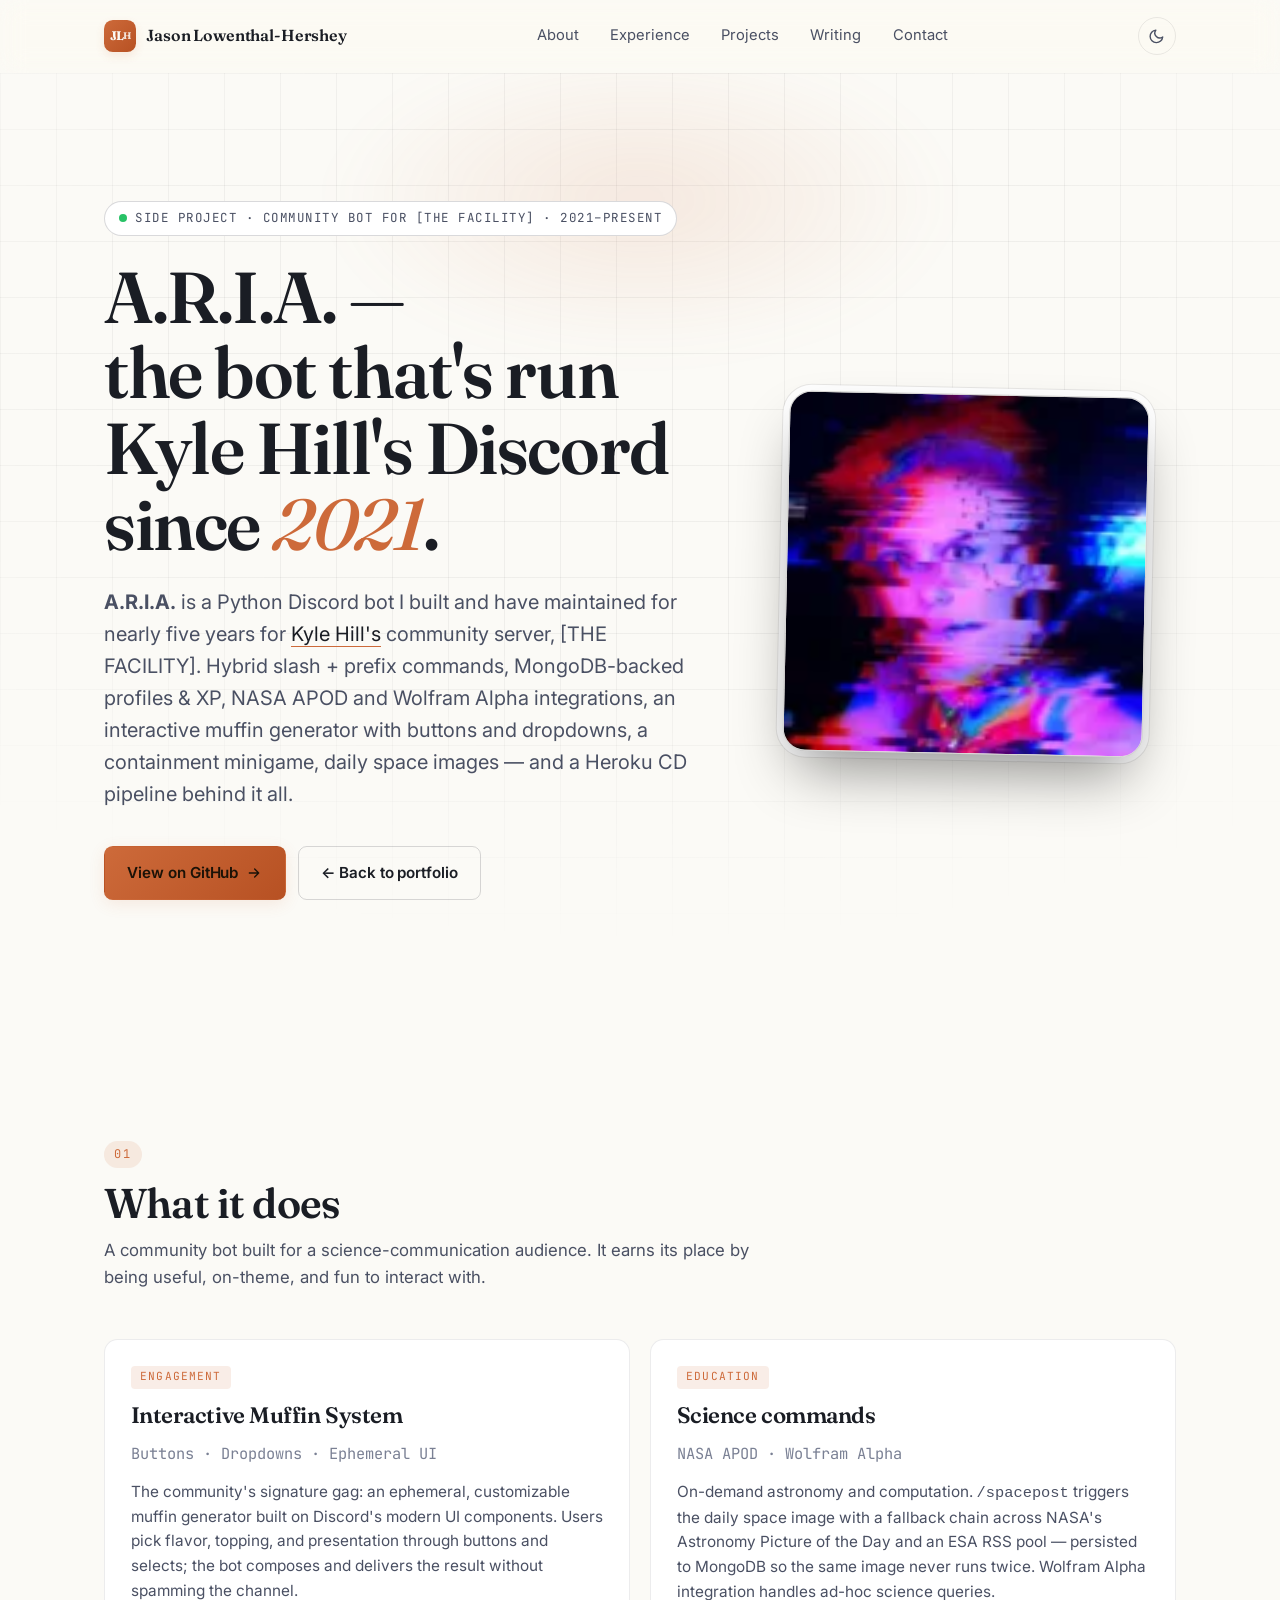
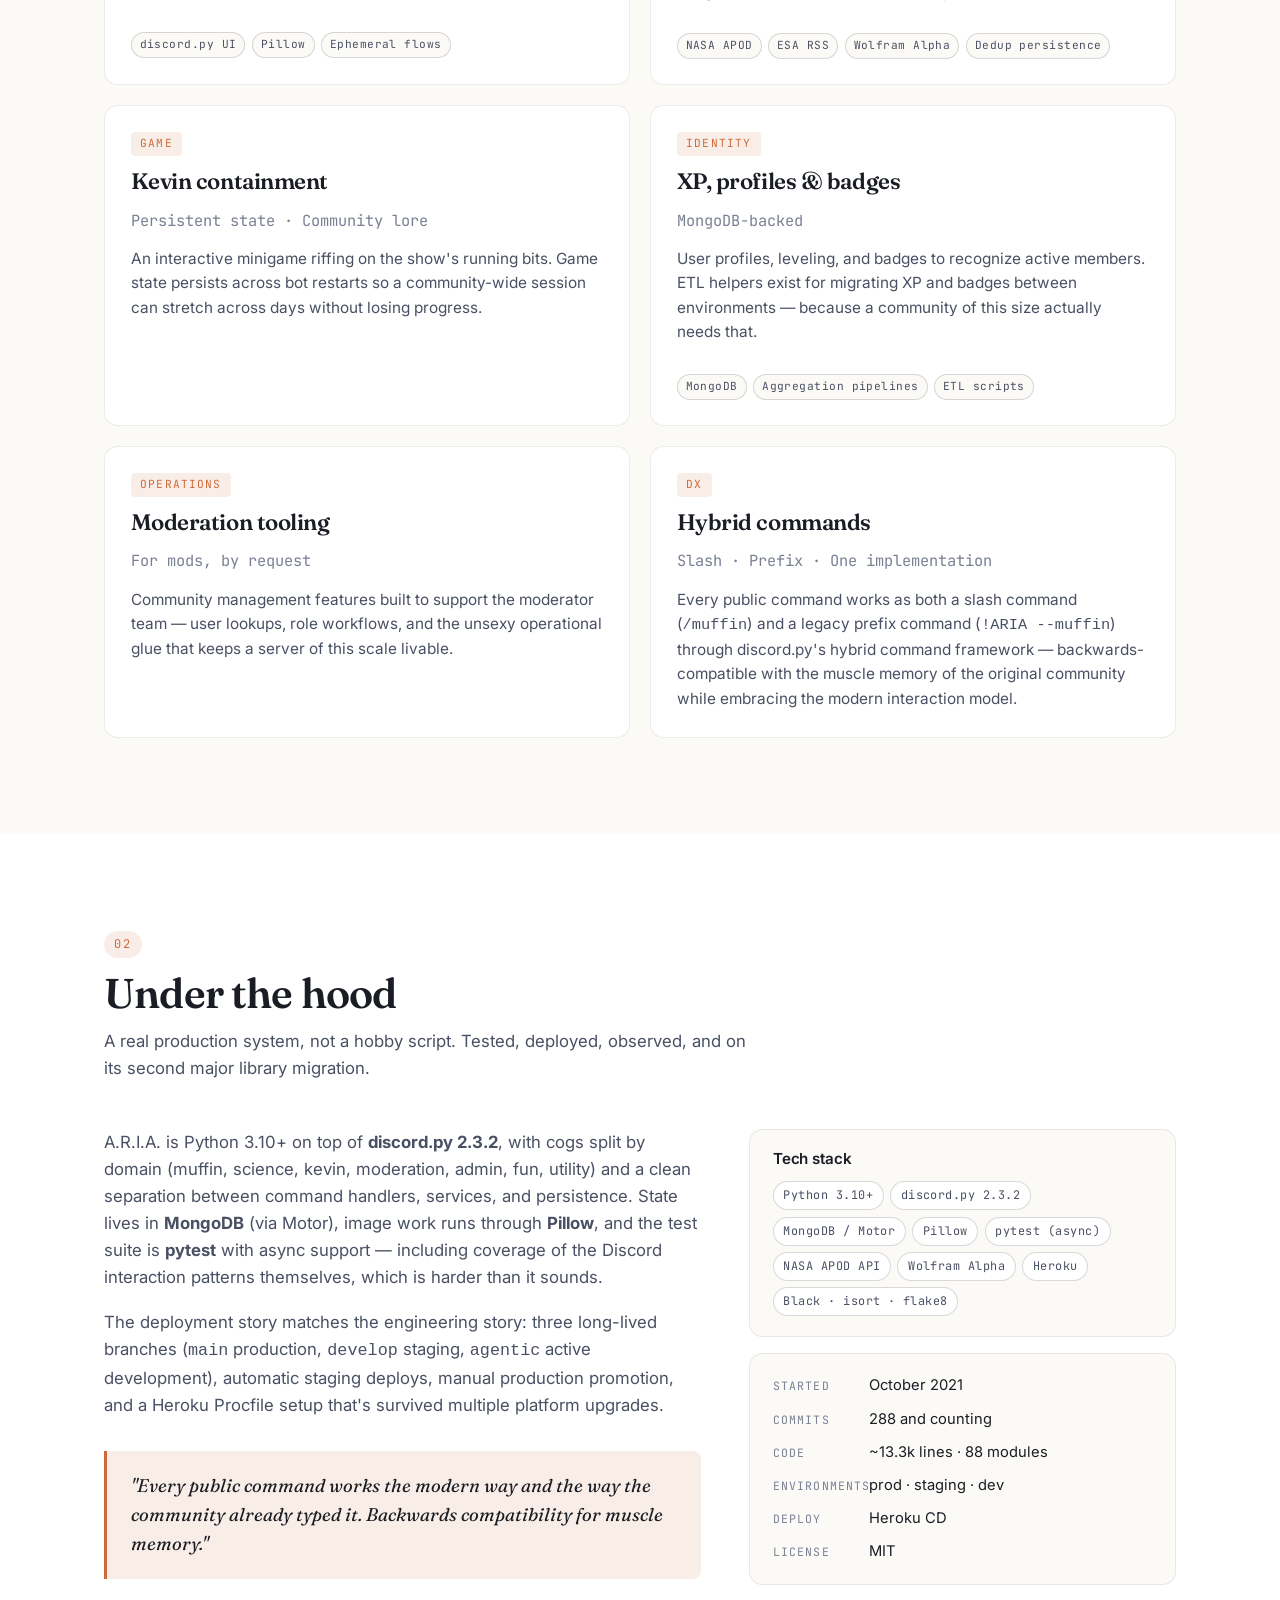
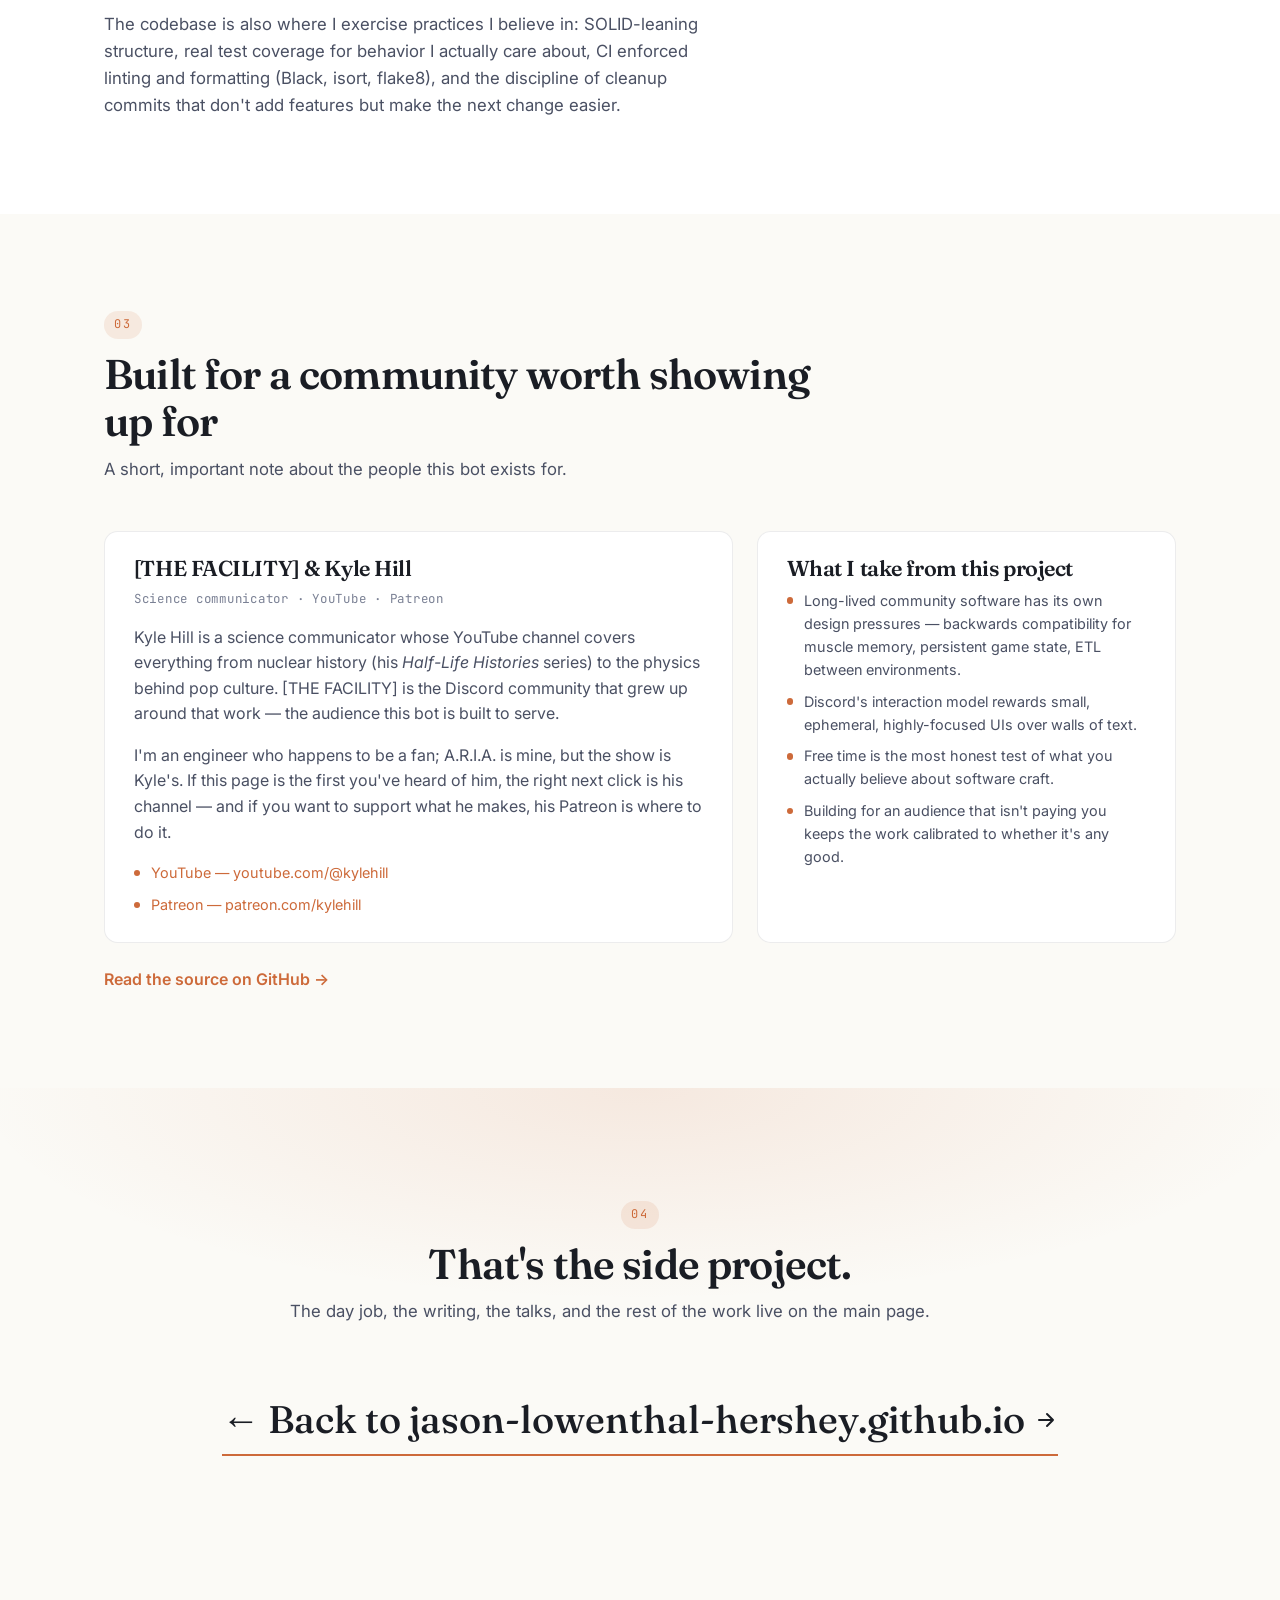
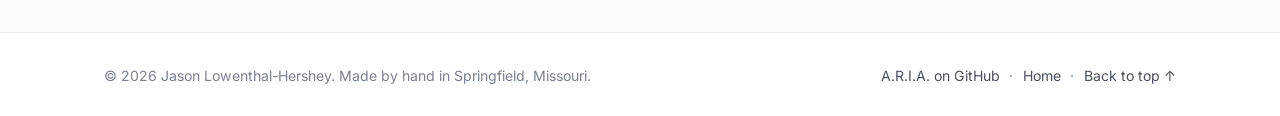
<file: aria/index.html>
<!doctype html>
<html lang="en" data-theme="dark">
<head>
  <meta charset="utf-8" />
  <meta name="viewport" content="width=device-width, initial-scale=1, viewport-fit=cover" />
  <meta name="color-scheme" content="dark light" />
  <meta name="theme-color" content="#0f1115" media="(prefers-color-scheme: dark)" />
  <meta name="theme-color" content="#fbfaf7" media="(prefers-color-scheme: light)" />

  <title>A.R.I.A. — the Discord bot for Kyle Hill's [THE FACILITY] · Jason Lowenthal-Hershey</title>
  <meta name="description" content="A.R.I.A. is a Python Discord bot I've built and maintained since 2021 for [THE FACILITY], science communicator Kyle Hill's community server. Hybrid slash commands, MongoDB-backed XP, NASA &amp; Wolfram Alpha integrations, and a Heroku CD pipeline." />
  <meta name="author" content="Jason Lowenthal-Hershey" />
  <link rel="canonical" href="https://jason-lowenthal-hershey.github.io/aria/" />

  <meta property="og:type" content="article" />
  <meta property="og:title" content="A.R.I.A. — the Discord bot for Kyle Hill's [THE FACILITY]" />
  <meta property="og:description" content="A Python Discord bot I've built and maintained since 2021 for science communicator Kyle Hill's community. Hybrid commands, MongoDB-backed XP, NASA APOD, and more." />
  <meta property="og:url" content="https://jason-lowenthal-hershey.github.io/aria/" />
  <meta property="og:site_name" content="Jason Lowenthal-Hershey" />
  <meta property="og:image" content="https://jason-lowenthal-hershey.github.io/assets/img/aria.jpg" />
  <meta property="og:image:alt" content="A.R.I.A. — glitched, neon-tinted bot avatar for [THE FACILITY] Discord" />

  <link rel="icon" href="/assets/img/favicon.svg" type="image/svg+xml" />
  <link rel="mask-icon" href="/assets/img/favicon.svg" color="#f2a060" />

  <link rel="preconnect" href="https://fonts.googleapis.com" />
  <link rel="preconnect" href="https://fonts.gstatic.com" crossorigin />
  <link href="https://fonts.googleapis.com/css2?family=Fraunces:opsz,wght@9..144,400;9..144,500;9..144,600;9..144,700;9..144,800&family=Inter:wght@400;500;600;700&family=JetBrains+Mono:wght@400;500&display=swap" rel="stylesheet" />

  <link rel="stylesheet" href="/assets/css/style.css" />
</head>
<body>
  <a class="skip-link" href="#main">Skip to content</a>

  <header class="site-header" data-elevated="false">
    <div class="container nav-row">
      <a href="/" class="brand" aria-label="Back to home">
        <span class="brand-mark" aria-hidden="true">JL<span class="brand-mark-h">H</span></span>
        <span class="brand-name">Jason Lowenthal-Hershey</span>
      </a>
      <nav class="primary-nav" aria-label="Primary">
        <a href="/#about">About</a>
        <a href="/#experience">Experience</a>
        <a href="/#projects">Projects</a>
        <a href="/#writing">Writing</a>
        <a href="/#contact">Contact</a>
      </nav>
      <button class="theme-toggle" type="button" id="themeToggle" aria-label="Toggle color theme" aria-pressed="true">
        <svg class="icon icon-sun" viewBox="0 0 24 24" aria-hidden="true"><circle cx="12" cy="12" r="4"/><path d="M12 2v3M12 19v3M2 12h3M19 12h3M4.93 4.93l2.12 2.12M16.95 16.95l2.12 2.12M4.93 19.07l2.12-2.12M16.95 7.05l2.12-2.12"/></svg>
        <svg class="icon icon-moon" viewBox="0 0 24 24" aria-hidden="true"><path d="M21 12.79A9 9 0 1 1 11.21 3a7 7 0 0 0 9.79 9.79z"/></svg>
      </button>
      <button class="nav-toggle" type="button" id="navToggle" aria-label="Open menu" aria-expanded="false" aria-controls="mobileNav">
        <span></span><span></span><span></span>
      </button>
    </div>
    <nav class="mobile-nav" id="mobileNav" aria-label="Mobile">
      <a href="/#about">About</a>
      <a href="/#experience">Experience</a>
      <a href="/#projects">Projects</a>
      <a href="/#writing">Writing</a>
      <a href="/#contact">Contact</a>
    </nav>
  </header>

  <main id="main">

    <!-- HERO -->
    <section id="top" class="hero">
      <div class="hero-bg" aria-hidden="true">
        <div class="hero-grid"></div>
        <div class="hero-glow"></div>
      </div>
      <div class="container hero-inner">
        <div class="hero-text">
          <p class="eyebrow">
            <span class="dot"></span> Side project · Community bot for [THE FACILITY] · 2021–present
          </p>
          <h1 class="hero-title">
            A.R.I.A. —<br />
            the bot that's run Kyle Hill's Discord<br />
            since <em>2021</em>.
          </h1>
          <p class="hero-lede">
            <strong>A.R.I.A.</strong> is a Python Discord bot I built and
            have maintained for nearly five years for
            <a href="https://www.youtube.com/@kylehill" target="_blank" rel="noopener">Kyle Hill's</a>
            community server, [THE FACILITY]. Hybrid slash + prefix commands,
            MongoDB-backed profiles &amp; XP, NASA APOD and Wolfram Alpha
            integrations, an interactive muffin generator with buttons and
            dropdowns, a containment minigame, daily space images — and a
            Heroku CD pipeline behind it all.
          </p>
          <div class="hero-cta">
            <a class="btn btn-primary" href="https://github.com/jason-lowenthal-hershey/the-facility-discord-aria-bot" target="_blank" rel="noopener">
              View on GitHub
              <svg viewBox="0 0 24 24" aria-hidden="true"><path d="M5 12h14M13 6l6 6-6 6"/></svg>
            </a>
            <a class="btn btn-ghost" href="/#projects">← Back to portfolio</a>
          </div>
        </div>
        <div class="hero-portrait">
          <div class="portrait-frame">
            <img
              src="/assets/img/aria.jpg"
              alt="A.R.I.A. — glitched, neon-tinted portrait used as the bot's avatar in [THE FACILITY]"
              width="460" height="460"
              loading="eager"
              decoding="async" />
          </div>
        </div>
      </div>
    </section>

    <!-- WHAT IT DOES -->
    <section id="features" class="section">
      <div class="container">
        <header class="section-head">
          <span class="section-num">01</span>
          <h2>What it does</h2>
          <p class="section-sub">A community bot built for a science-communication audience. It earns its place by being useful, on-theme, and fun to interact with.</p>
        </header>

        <div class="project-grid">

          <article class="project-card">
            <div class="project-tag">Engagement</div>
            <h3>Interactive Muffin System</h3>
            <p class="project-org">Buttons · Dropdowns · Ephemeral UI</p>
            <p>
              The community's signature gag: an ephemeral, customizable muffin
              generator built on Discord's modern UI components. Users pick
              flavor, topping, and presentation through buttons and selects;
              the bot composes and delivers the result without spamming the
              channel.
            </p>
            <ul class="chip-list compact">
              <li>discord.py UI</li>
              <li>Pillow</li>
              <li>Ephemeral flows</li>
            </ul>
          </article>

          <article class="project-card">
            <div class="project-tag">Education</div>
            <h3>Science commands</h3>
            <p class="project-org">NASA APOD · Wolfram Alpha</p>
            <p>
              On-demand astronomy and computation. <code>/spacepost</code>
              triggers the daily space image with a fallback chain across
              NASA's Astronomy Picture of the Day and an ESA RSS pool —
              persisted to MongoDB so the same image never runs twice.
              Wolfram Alpha integration handles ad-hoc science queries.
            </p>
            <ul class="chip-list compact">
              <li>NASA APOD</li>
              <li>ESA RSS</li>
              <li>Wolfram Alpha</li>
              <li>Dedup persistence</li>
            </ul>
          </article>

          <article class="project-card">
            <div class="project-tag">Game</div>
            <h3>Kevin containment</h3>
            <p class="project-org">Persistent state · Community lore</p>
            <p>
              An interactive minigame riffing on the show's running bits.
              Game state persists across bot restarts so a community-wide
              session can stretch across days without losing progress.
            </p>
          </article>

          <article class="project-card">
            <div class="project-tag">Identity</div>
            <h3>XP, profiles &amp; badges</h3>
            <p class="project-org">MongoDB-backed</p>
            <p>
              User profiles, leveling, and badges to recognize active
              members. ETL helpers exist for migrating XP and badges
              between environments — because a community of this size
              actually needs that.
            </p>
            <ul class="chip-list compact">
              <li>MongoDB</li>
              <li>Aggregation pipelines</li>
              <li>ETL scripts</li>
            </ul>
          </article>

          <article class="project-card">
            <div class="project-tag">Operations</div>
            <h3>Moderation tooling</h3>
            <p class="project-org">For mods, by request</p>
            <p>
              Community management features built to support the moderator
              team — user lookups, role workflows, and the unsexy operational
              glue that keeps a server of this scale livable.
            </p>
          </article>

          <article class="project-card">
            <div class="project-tag">DX</div>
            <h3>Hybrid commands</h3>
            <p class="project-org">Slash · Prefix · One implementation</p>
            <p>
              Every public command works as both a slash command
              (<code>/muffin</code>) and a legacy prefix command
              (<code>!ARIA --muffin</code>) through discord.py's hybrid
              command framework — backwards-compatible with the muscle
              memory of the original community while embracing the
              modern interaction model.
            </p>
          </article>

        </div>
      </div>
    </section>

    <!-- UNDER THE HOOD -->
    <section id="stack" class="section section-alt">
      <div class="container">
        <header class="section-head">
          <span class="section-num">02</span>
          <h2>Under the hood</h2>
          <p class="section-sub">A real production system, not a hobby script. Tested, deployed, observed, and on its second major library migration.</p>
        </header>

        <div class="about-grid">
          <div class="about-prose">
            <p>
              A.R.I.A. is Python 3.10+ on top of <strong>discord.py 2.3.2</strong>,
              with cogs split by domain (muffin, science, kevin, moderation,
              admin, fun, utility) and a clean separation between command
              handlers, services, and persistence. State lives in
              <strong>MongoDB</strong> (via Motor), image work runs through
              <strong>Pillow</strong>, and the test suite is
              <strong>pytest</strong> with async support — including coverage
              of the Discord interaction patterns themselves, which is
              harder than it sounds.
            </p>
            <p>
              The deployment story matches the engineering story: three
              long-lived branches (<code>main</code> production,
              <code>develop</code> staging, <code>agentic</code> active
              development), automatic staging deploys, manual production
              promotion, and a Heroku Procfile setup that's survived
              multiple platform upgrades.
            </p>
            <blockquote class="pullquote">
              <p>"Every public command works the modern way <em>and</em> the way the community already typed it. Backwards compatibility for muscle memory."</p>
            </blockquote>
            <p>
              The codebase is also where I exercise practices I believe in:
              SOLID-leaning structure, real test coverage for behavior I
              actually care about, CI enforced linting and formatting
              (Black, isort, flake8), and the discipline of cleanup commits
              that don't add features but make the next change easier.
            </p>
          </div>

          <aside class="about-side">
            <div class="card">
              <h3>Tech stack</h3>
              <ul class="chip-list">
                <li>Python 3.10+</li>
                <li>discord.py 2.3.2</li>
                <li>MongoDB / Motor</li>
                <li>Pillow</li>
                <li>pytest (async)</li>
                <li>NASA APOD API</li>
                <li>Wolfram Alpha</li>
                <li>Heroku</li>
                <li>Black · isort · flake8</li>
              </ul>
            </div>
            <div class="card facts">
              <dl>
                <div><dt>Started</dt><dd>October 2021</dd></div>
                <div><dt>Commits</dt><dd>288 and counting</dd></div>
                <div><dt>Code</dt><dd>~13.3k lines · 88 modules</dd></div>
                <div><dt>Environments</dt><dd>prod · staging · dev</dd></div>
                <div><dt>Deploy</dt><dd>Heroku CD</dd></div>
                <div><dt>License</dt><dd>MIT</dd></div>
              </dl>
            </div>
          </aside>
        </div>
      </div>
    </section>

    <!-- THE COMMUNITY -->
    <section id="community" class="section">
      <div class="container">
        <header class="section-head">
          <span class="section-num">03</span>
          <h2>Built for a community worth showing up for</h2>
          <p class="section-sub">A short, important note about the people this bot exists for.</p>
        </header>

        <div class="edu-grid">
          <div class="edu-card">
            <h3>[THE FACILITY] &amp; Kyle Hill</h3>
            <p class="edu-meta">Science communicator · YouTube · Patreon</p>
            <p>
              Kyle Hill is a science communicator whose YouTube channel
              covers everything from nuclear history (his <em>Half-Life
              Histories</em> series) to the physics behind pop culture.
              [THE FACILITY] is the Discord community that grew up around
              that work — the audience this bot is built to serve.
            </p>
            <p>
              I'm an engineer who happens to be a fan; A.R.I.A. is mine,
              but the show is Kyle's. If this page is the first you've
              heard of him, the right next click is his channel — and if
              you want to support what he makes, his Patreon is where to do it.
            </p>
            <ul class="bullets compact">
              <li><a href="https://www.youtube.com/@kylehill" target="_blank" rel="noopener">YouTube — youtube.com/@kylehill</a></li>
              <li><a href="https://www.patreon.com/kylehill" target="_blank" rel="noopener">Patreon — patreon.com/kylehill</a></li>
            </ul>
          </div>

          <div class="edu-card">
            <h3>What I take from this project</h3>
            <ul class="bullets compact">
              <li>Long-lived community software has its own design pressures — backwards compatibility for muscle memory, persistent game state, ETL between environments.</li>
              <li>Discord's interaction model rewards small, ephemeral, highly-focused UIs over walls of text.</li>
              <li>Free time is the most honest test of what you actually believe about software craft.</li>
              <li>Building for an audience that isn't paying you keeps the work calibrated to whether it's any good.</li>
            </ul>
          </div>
        </div>

        <p class="cluster-foot">
          <a class="link-arrow" href="https://github.com/jason-lowenthal-hershey/the-facility-discord-aria-bot" target="_blank" rel="noopener">Read the source on GitHub →</a>
        </p>
      </div>
    </section>

    <!-- BACK -->
    <section class="section section-contact">
      <div class="container">
        <header class="section-head centered">
          <span class="section-num">04</span>
          <h2>That's the side project.</h2>
          <p class="section-sub">The day job, the writing, the talks, and the rest of the work live on the main page.</p>
        </header>

        <div class="contact-block">
          <a class="contact-primary" href="/">
            <span>← Back to jason-lowenthal-hershey.github.io</span>
            <svg viewBox="0 0 24 24" aria-hidden="true"><path d="M5 12h14M13 6l6 6-6 6"/></svg>
          </a>
        </div>
      </div>
    </section>

  </main>

  <footer class="site-footer">
    <div class="container footer-row">
      <p>© <span id="year">2026</span> Jason Lowenthal-Hershey. Made by hand in Springfield, Missouri.</p>
      <p class="footer-meta">
        <a href="https://github.com/jason-lowenthal-hershey/the-facility-discord-aria-bot" target="_blank" rel="noopener">A.R.I.A. on GitHub</a>
        <span aria-hidden="true">·</span>
        <a href="/">Home</a>
        <span aria-hidden="true">·</span>
        <a href="#top">Back to top ↑</a>
      </p>
    </div>
  </footer>

  <script src="/assets/js/main.js" defer></script>
</body>
</html>
</file>
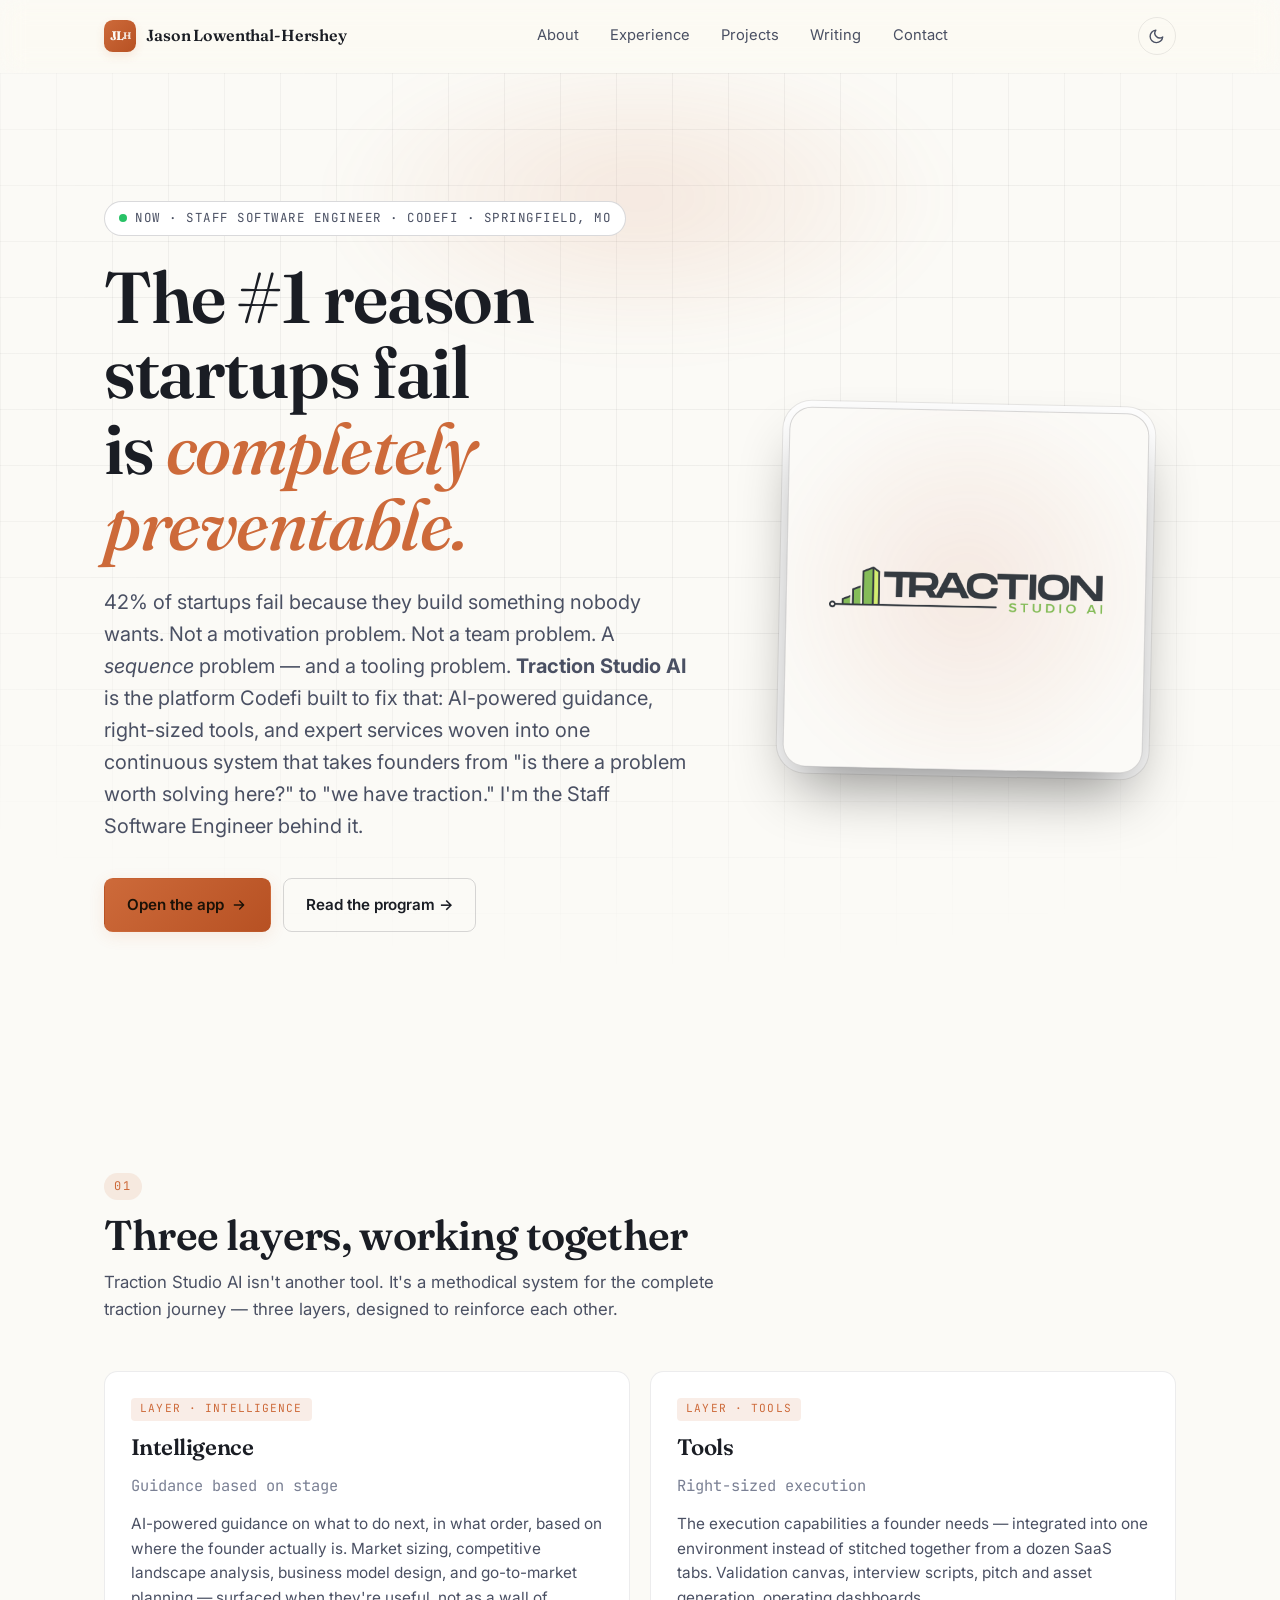
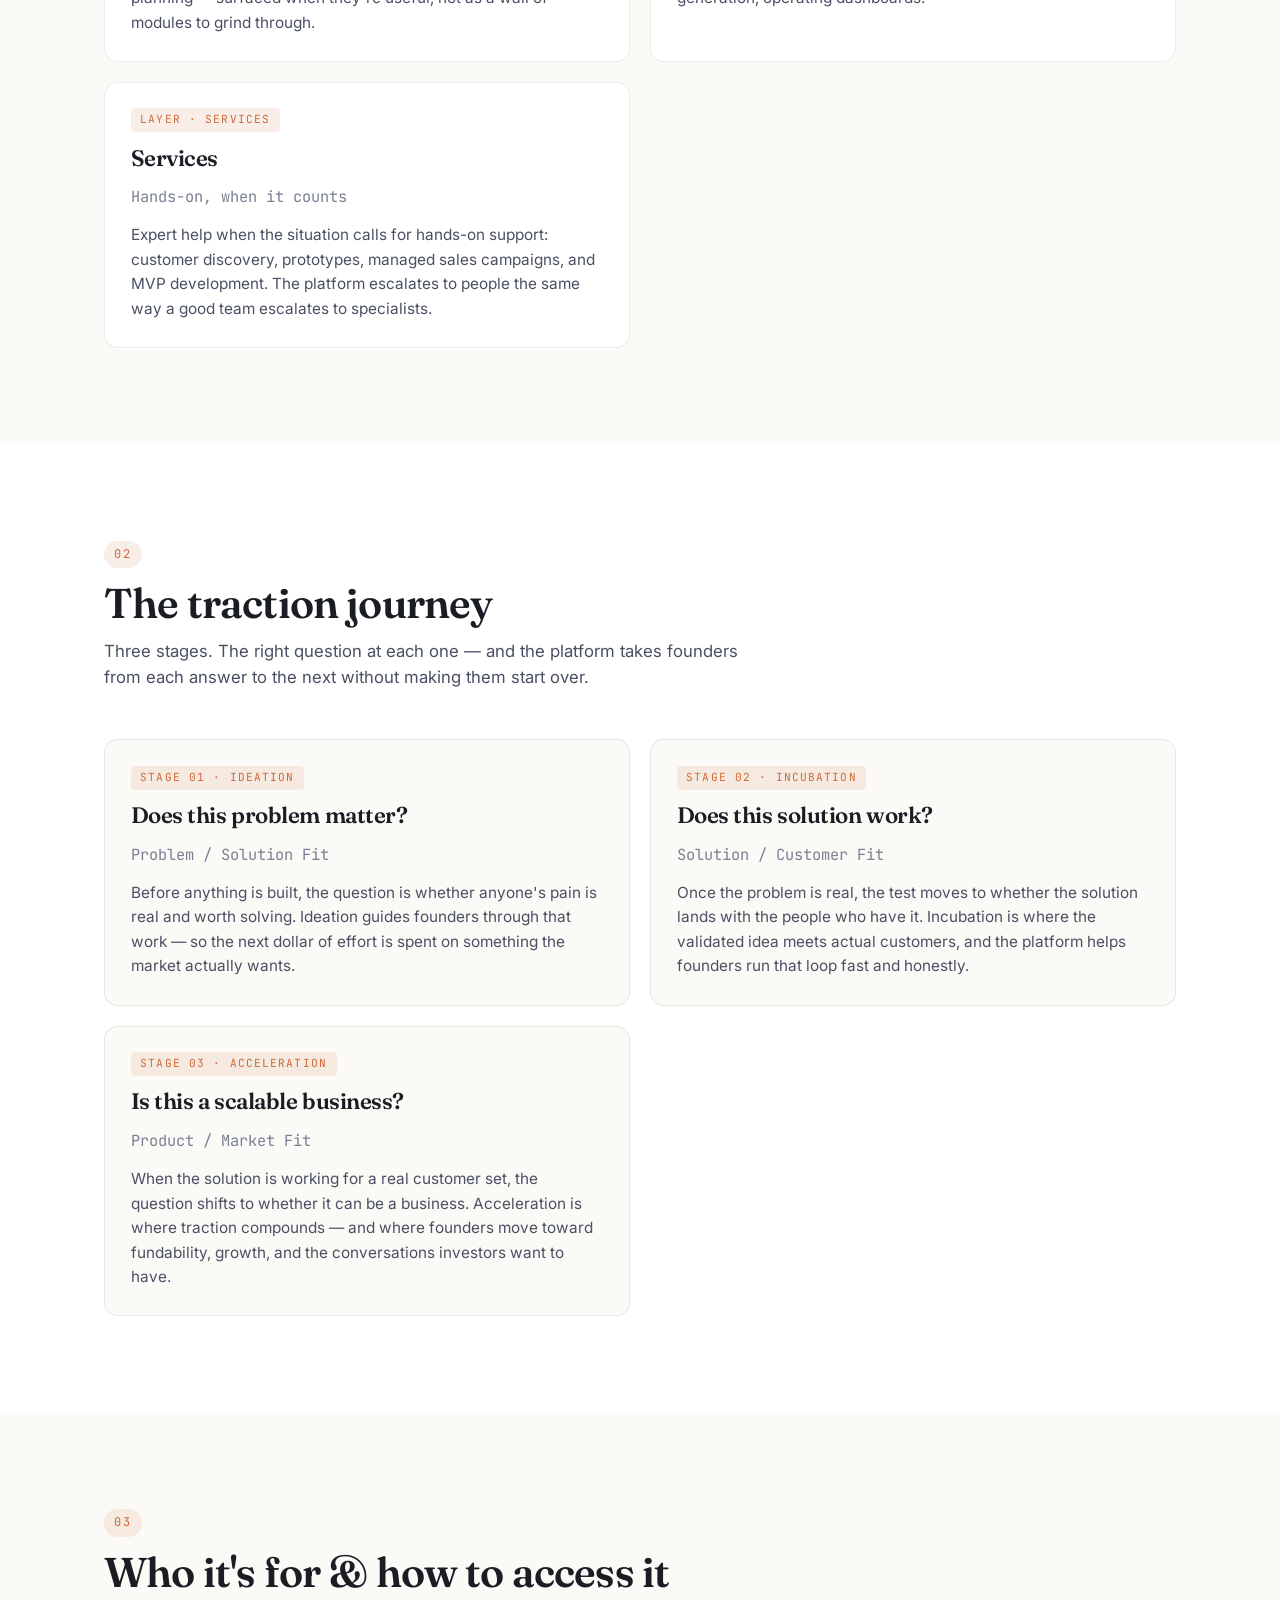
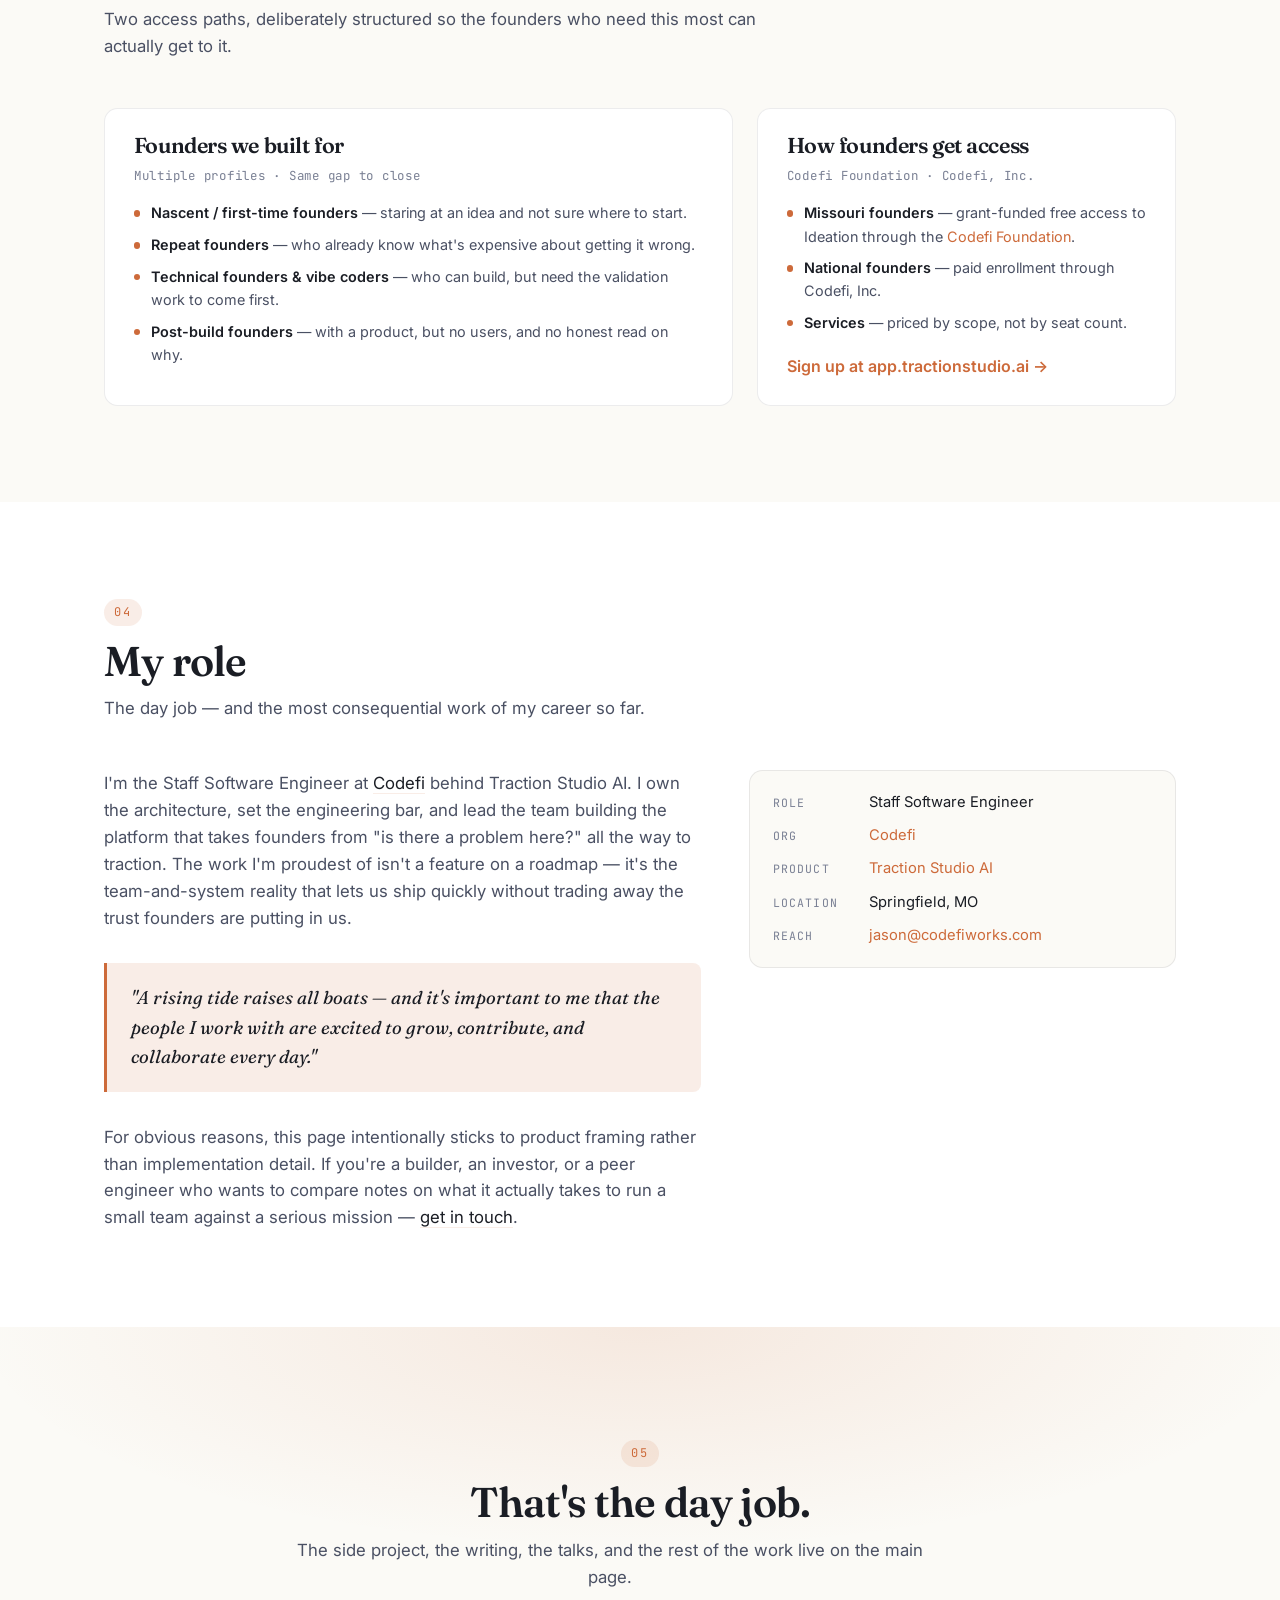
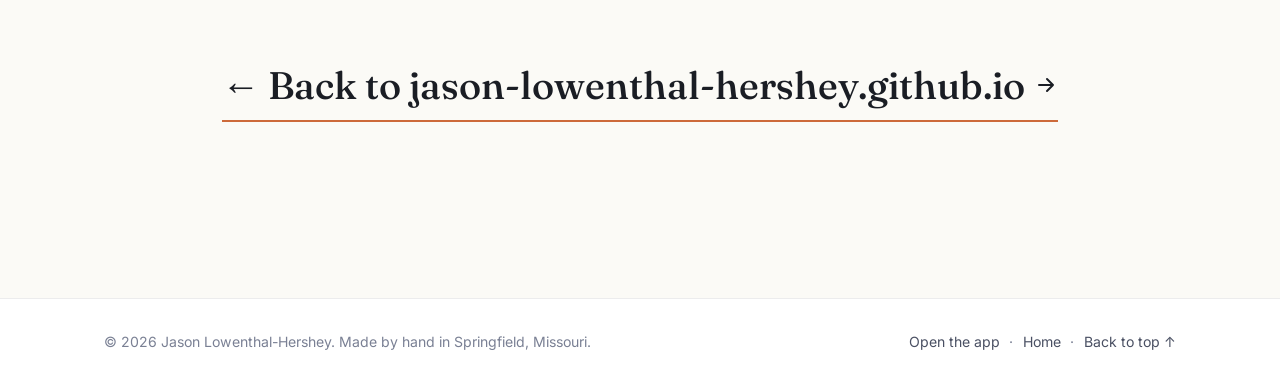
<file: traction/index.html>
<!doctype html>
<html lang="en" data-theme="dark">
<head>
  <meta charset="utf-8" />
  <meta name="viewport" content="width=device-width, initial-scale=1, viewport-fit=cover" />
  <meta name="color-scheme" content="dark light" />
  <meta name="theme-color" content="#0f1115" media="(prefers-color-scheme: dark)" />
  <meta name="theme-color" content="#fbfaf7" media="(prefers-color-scheme: light)" />

  <title>Traction Studio AI — the work I lead at Codefi · Jason Lowenthal-Hershey</title>
  <meta name="description" content="Traction Studio AI is Codefi's AI-powered platform for founders, accelerators, and venture funds. I'm the Staff Software Engineer behind it — owning architecture, setting the engineering bar, and leading the team that takes founders from 'does this problem matter?' to 'we have traction.'" />
  <meta name="author" content="Jason Lowenthal-Hershey" />
  <link rel="canonical" href="https://jason-lowenthal-hershey.github.io/traction/" />

  <meta property="og:type" content="article" />
  <meta property="og:title" content="Traction Studio AI — the work I lead at Codefi" />
  <meta property="og:description" content="An AI-powered platform that takes founders from 'is there a problem worth solving?' to 'we have traction' — three layers, three stages, one continuous system." />
  <meta property="og:url" content="https://jason-lowenthal-hershey.github.io/traction/" />
  <meta property="og:site_name" content="Jason Lowenthal-Hershey" />
  <meta property="og:image" content="https://jason-lowenthal-hershey.github.io/assets/img/logo-black-green.png" />
  <meta property="og:image:alt" content="Traction Studio AI wordmark" />

  <link rel="icon" href="/assets/img/favicon.svg" type="image/svg+xml" />
  <link rel="mask-icon" href="/assets/img/favicon.svg" color="#f2a060" />

  <link rel="preconnect" href="https://fonts.googleapis.com" />
  <link rel="preconnect" href="https://fonts.gstatic.com" crossorigin />
  <link href="https://fonts.googleapis.com/css2?family=Fraunces:opsz,wght@9..144,400;9..144,500;9..144,600;9..144,700;9..144,800&family=Inter:wght@400;500;600;700&family=JetBrains+Mono:wght@400;500&display=swap" rel="stylesheet" />

  <link rel="stylesheet" href="/assets/css/style.css" />
</head>
<body>
  <a class="skip-link" href="#main">Skip to content</a>

  <header class="site-header" data-elevated="false">
    <div class="container nav-row">
      <a href="/" class="brand" aria-label="Back to home">
        <span class="brand-mark" aria-hidden="true">JL<span class="brand-mark-h">H</span></span>
        <span class="brand-name">Jason Lowenthal-Hershey</span>
      </a>
      <nav class="primary-nav" aria-label="Primary">
        <a href="/#about">About</a>
        <a href="/#experience">Experience</a>
        <a href="/#projects">Projects</a>
        <a href="/#writing">Writing</a>
        <a href="/#contact">Contact</a>
      </nav>
      <button class="theme-toggle" type="button" id="themeToggle" aria-label="Toggle color theme" aria-pressed="true">
        <svg class="icon icon-sun" viewBox="0 0 24 24" aria-hidden="true"><circle cx="12" cy="12" r="4"/><path d="M12 2v3M12 19v3M2 12h3M19 12h3M4.93 4.93l2.12 2.12M16.95 16.95l2.12 2.12M4.93 19.07l2.12-2.12M16.95 7.05l2.12-2.12"/></svg>
        <svg class="icon icon-moon" viewBox="0 0 24 24" aria-hidden="true"><path d="M21 12.79A9 9 0 1 1 11.21 3a7 7 0 0 0 9.79 9.79z"/></svg>
      </button>
      <button class="nav-toggle" type="button" id="navToggle" aria-label="Open menu" aria-expanded="false" aria-controls="mobileNav">
        <span></span><span></span><span></span>
      </button>
    </div>
    <nav class="mobile-nav" id="mobileNav" aria-label="Mobile">
      <a href="/#about">About</a>
      <a href="/#experience">Experience</a>
      <a href="/#projects">Projects</a>
      <a href="/#writing">Writing</a>
      <a href="/#contact">Contact</a>
    </nav>
  </header>

  <main id="main">

    <!-- HERO -->
    <section id="top" class="hero">
      <div class="hero-bg" aria-hidden="true">
        <div class="hero-grid"></div>
        <div class="hero-glow"></div>
      </div>
      <div class="container hero-inner">
        <div class="hero-text">
          <p class="eyebrow">
            <span class="dot"></span> Now · Staff Software Engineer · Codefi · Springfield, MO
          </p>
          <h1 class="hero-title">
            The #1 reason startups fail<br />
            is <em>completely preventable.</em>
          </h1>
          <p class="hero-lede">
            42% of startups fail because they build something nobody wants. Not
            a motivation problem. Not a team problem. A <em>sequence</em>
            problem — and a tooling problem.
            <strong>Traction Studio AI</strong> is the platform Codefi built to
            fix that: AI-powered guidance, right-sized tools, and expert
            services woven into one continuous system that takes founders from
            "is there a problem worth solving here?" to "we have traction."
            I'm the Staff Software Engineer behind it.
          </p>
          <div class="hero-cta">
            <a class="btn btn-primary" href="https://app.tractionstudio.ai/" target="_blank" rel="noopener">
              Open the app
              <svg viewBox="0 0 24 24" aria-hidden="true"><path d="M5 12h14M13 6l6 6-6 6"/></svg>
            </a>
            <a class="btn btn-ghost" href="https://codefiworks.com/traction-studio-ai" target="_blank" rel="noopener">Read the program →</a>
          </div>
        </div>
        <div class="hero-portrait">
          <div class="portrait-frame" style="background:#fbfaf7;padding:2.4rem 1.6rem;">
            <img
              src="/assets/img/logo-black-green.png"
              alt="Traction Studio AI logo — green skyline rising into a wordmark"
              style="width:100%;height:100%;object-fit:contain;display:block;"
              loading="eager"
              decoding="async" />
          </div>
        </div>
      </div>
    </section>

    <!-- WHAT IT IS -->
    <section id="layers" class="section">
      <div class="container">
        <header class="section-head">
          <span class="section-num">01</span>
          <h2>Three layers, working together</h2>
          <p class="section-sub">Traction Studio AI isn't another tool. It's a methodical system for the complete traction journey — three layers, designed to reinforce each other.</p>
        </header>

        <div class="project-grid">

          <article class="project-card">
            <div class="project-tag">Layer · Intelligence</div>
            <h3>Intelligence</h3>
            <p class="project-org">Guidance based on stage</p>
            <p>
              AI-powered guidance on what to do next, in what order, based on
              where the founder actually is. Market sizing, competitive
              landscape analysis, business model design, and go-to-market
              planning — surfaced when they're useful, not as a wall of
              modules to grind through.
            </p>
          </article>

          <article class="project-card">
            <div class="project-tag">Layer · Tools</div>
            <h3>Tools</h3>
            <p class="project-org">Right-sized execution</p>
            <p>
              The execution capabilities a founder needs — integrated into
              one environment instead of stitched together from a dozen
              SaaS tabs. Validation canvas, interview scripts, pitch and
              asset generation, operating dashboards.
            </p>
          </article>

          <article class="project-card">
            <div class="project-tag">Layer · Services</div>
            <h3>Services</h3>
            <p class="project-org">Hands-on, when it counts</p>
            <p>
              Expert help when the situation calls for hands-on support:
              customer discovery, prototypes, managed sales campaigns, and
              MVP development. The platform escalates to people the same way
              a good team escalates to specialists.
            </p>
          </article>

        </div>
      </div>
    </section>

    <!-- THE JOURNEY -->
    <section id="journey" class="section section-alt">
      <div class="container">
        <header class="section-head">
          <span class="section-num">02</span>
          <h2>The traction journey</h2>
          <p class="section-sub">Three stages. The right question at each one — and the platform takes founders from each answer to the next without making them start over.</p>
        </header>

        <div class="project-grid">

          <article class="project-card">
            <div class="project-tag">Stage 01 · Ideation</div>
            <h3>Does this problem matter?</h3>
            <p class="project-org">Problem / Solution Fit</p>
            <p>
              Before anything is built, the question is whether anyone's pain
              is real and worth solving. Ideation guides founders through
              that work — so the next dollar of effort is spent on something
              the market actually wants.
            </p>
          </article>

          <article class="project-card">
            <div class="project-tag">Stage 02 · Incubation</div>
            <h3>Does this solution work?</h3>
            <p class="project-org">Solution / Customer Fit</p>
            <p>
              Once the problem is real, the test moves to whether the
              solution lands with the people who have it. Incubation is
              where the validated idea meets actual customers, and the
              platform helps founders run that loop fast and honestly.
            </p>
          </article>

          <article class="project-card">
            <div class="project-tag">Stage 03 · Acceleration</div>
            <h3>Is this a scalable business?</h3>
            <p class="project-org">Product / Market Fit</p>
            <p>
              When the solution is working for a real customer set, the
              question shifts to whether it can be a business. Acceleration
              is where traction compounds — and where founders move toward
              fundability, growth, and the conversations investors want to
              have.
            </p>
          </article>

        </div>
      </div>
    </section>

    <!-- WHO / PROGRAMS -->
    <section id="who" class="section">
      <div class="container">
        <header class="section-head">
          <span class="section-num">03</span>
          <h2>Who it's for &amp; how to access it</h2>
          <p class="section-sub">Two access paths, deliberately structured so the founders who need this most can actually get to it.</p>
        </header>

        <div class="edu-grid">

          <div class="edu-card">
            <h3>Founders we built for</h3>
            <p class="edu-meta">Multiple profiles · Same gap to close</p>
            <ul class="bullets compact">
              <li><strong>Nascent / first-time founders</strong> — staring at an idea and not sure where to start.</li>
              <li><strong>Repeat founders</strong> — who already know what's expensive about getting it wrong.</li>
              <li><strong>Technical founders &amp; vibe coders</strong> — who can build, but need the validation work to come first.</li>
              <li><strong>Post-build founders</strong> — with a product, but no users, and no honest read on why.</li>
            </ul>
          </div>

          <div class="edu-card">
            <h3>How founders get access</h3>
            <p class="edu-meta">Codefi Foundation · Codefi, Inc.</p>
            <ul class="bullets compact">
              <li><strong>Missouri founders</strong> — grant-funded free access to Ideation through the <a href="https://codefiworks.com/traction-studio-ai" target="_blank" rel="noopener">Codefi Foundation</a>.</li>
              <li><strong>National founders</strong> — paid enrollment through Codefi, Inc.</li>
              <li><strong>Services</strong> — priced by scope, not by seat count.</li>
            </ul>
            <p style="margin-top:1.2rem;"><a class="link-arrow" href="https://app.tractionstudio.ai/" target="_blank" rel="noopener">Sign up at app.tractionstudio.ai →</a></p>
          </div>

        </div>
      </div>
    </section>

    <!-- MY ROLE -->
    <section id="role" class="section section-alt">
      <div class="container">
        <header class="section-head">
          <span class="section-num">04</span>
          <h2>My role</h2>
          <p class="section-sub">The day job — and the most consequential work of my career so far.</p>
        </header>

        <div class="about-grid">
          <div class="about-prose">
            <p>
              I'm the Staff Software Engineer at <a href="https://codefiworks.com" target="_blank" rel="noopener">Codefi</a>
              behind Traction Studio AI. I own the architecture, set the
              engineering bar, and lead the team building the platform that
              takes founders from "is there a problem here?" all the way to
              traction. The work I'm proudest of isn't a feature on a
              roadmap — it's the team-and-system reality that lets us ship
              quickly without trading away the trust founders are putting
              in us.
            </p>
            <blockquote class="pullquote">
              <p>"A rising tide raises all boats — and it's important to me that the people I work with are excited to grow, contribute, and collaborate every day."</p>
            </blockquote>
            <p>
              For obvious reasons, this page intentionally sticks to
              product framing rather than implementation detail. If you're
              a builder, an investor, or a peer engineer who wants to
              compare notes on what it actually takes to run a small team
              against a serious mission — <a href="/#contact">get in touch</a>.
            </p>
          </div>

          <aside class="about-side">
            <div class="card facts">
              <dl>
                <div><dt>Role</dt><dd>Staff Software Engineer</dd></div>
                <div><dt>Org</dt><dd><a href="https://codefiworks.com" target="_blank" rel="noopener">Codefi</a></dd></div>
                <div><dt>Product</dt><dd><a href="https://app.tractionstudio.ai/" target="_blank" rel="noopener">Traction Studio AI</a></dd></div>
                <div><dt>Location</dt><dd>Springfield, MO</dd></div>
                <div><dt>Reach</dt><dd><a href="mailto:jason@codefiworks.com">jason@codefiworks.com</a></dd></div>
              </dl>
            </div>
          </aside>
        </div>
      </div>
    </section>

    <!-- BACK -->
    <section class="section section-contact">
      <div class="container">
        <header class="section-head centered">
          <span class="section-num">05</span>
          <h2>That's the day job.</h2>
          <p class="section-sub">The side project, the writing, the talks, and the rest of the work live on the main page.</p>
        </header>

        <div class="contact-block">
          <a class="contact-primary" href="/">
            <span>← Back to jason-lowenthal-hershey.github.io</span>
            <svg viewBox="0 0 24 24" aria-hidden="true"><path d="M5 12h14M13 6l6 6-6 6"/></svg>
          </a>
        </div>
      </div>
    </section>

  </main>

  <footer class="site-footer">
    <div class="container footer-row">
      <p>© <span id="year">2026</span> Jason Lowenthal-Hershey. Made by hand in Springfield, Missouri.</p>
      <p class="footer-meta">
        <a href="https://app.tractionstudio.ai/" target="_blank" rel="noopener">Open the app</a>
        <span aria-hidden="true">·</span>
        <a href="/">Home</a>
        <span aria-hidden="true">·</span>
        <a href="#top">Back to top ↑</a>
      </p>
    </div>
  </footer>

  <script src="/assets/js/main.js" defer></script>
</body>
</html>
</file>
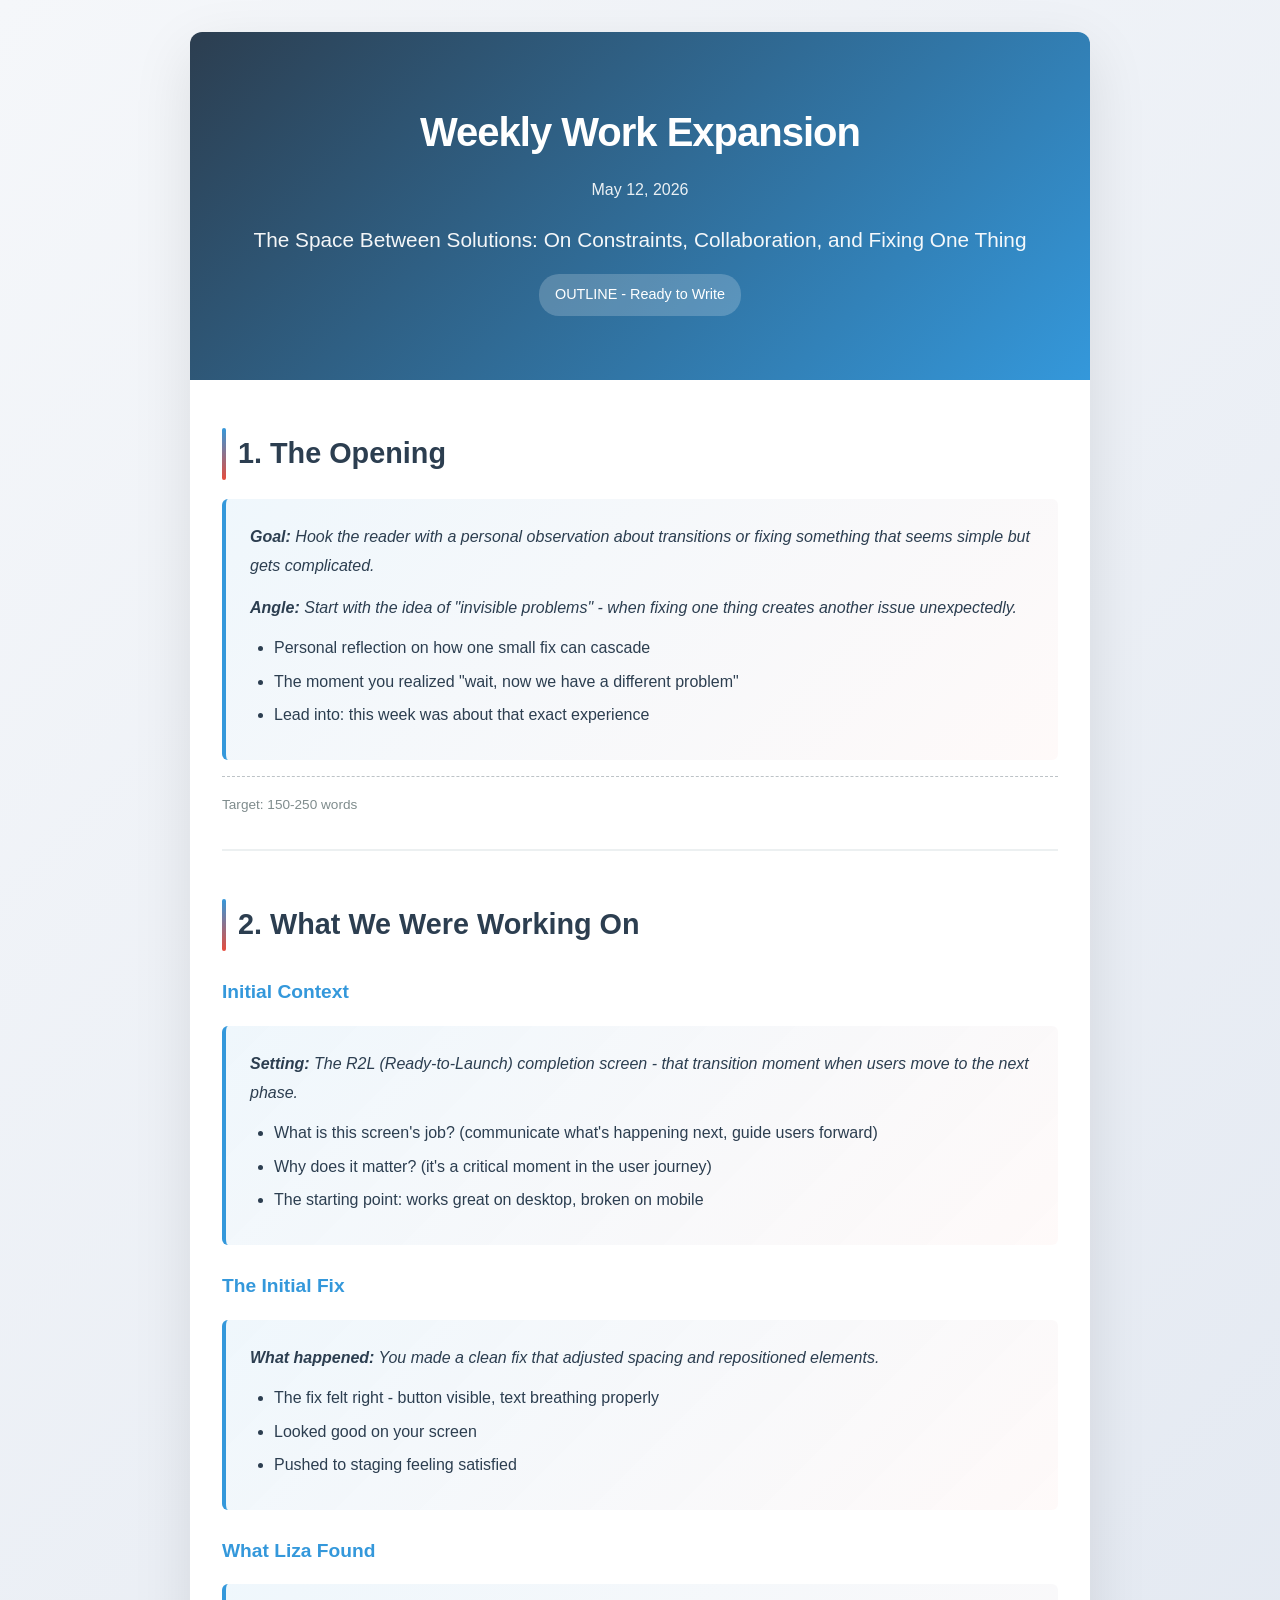
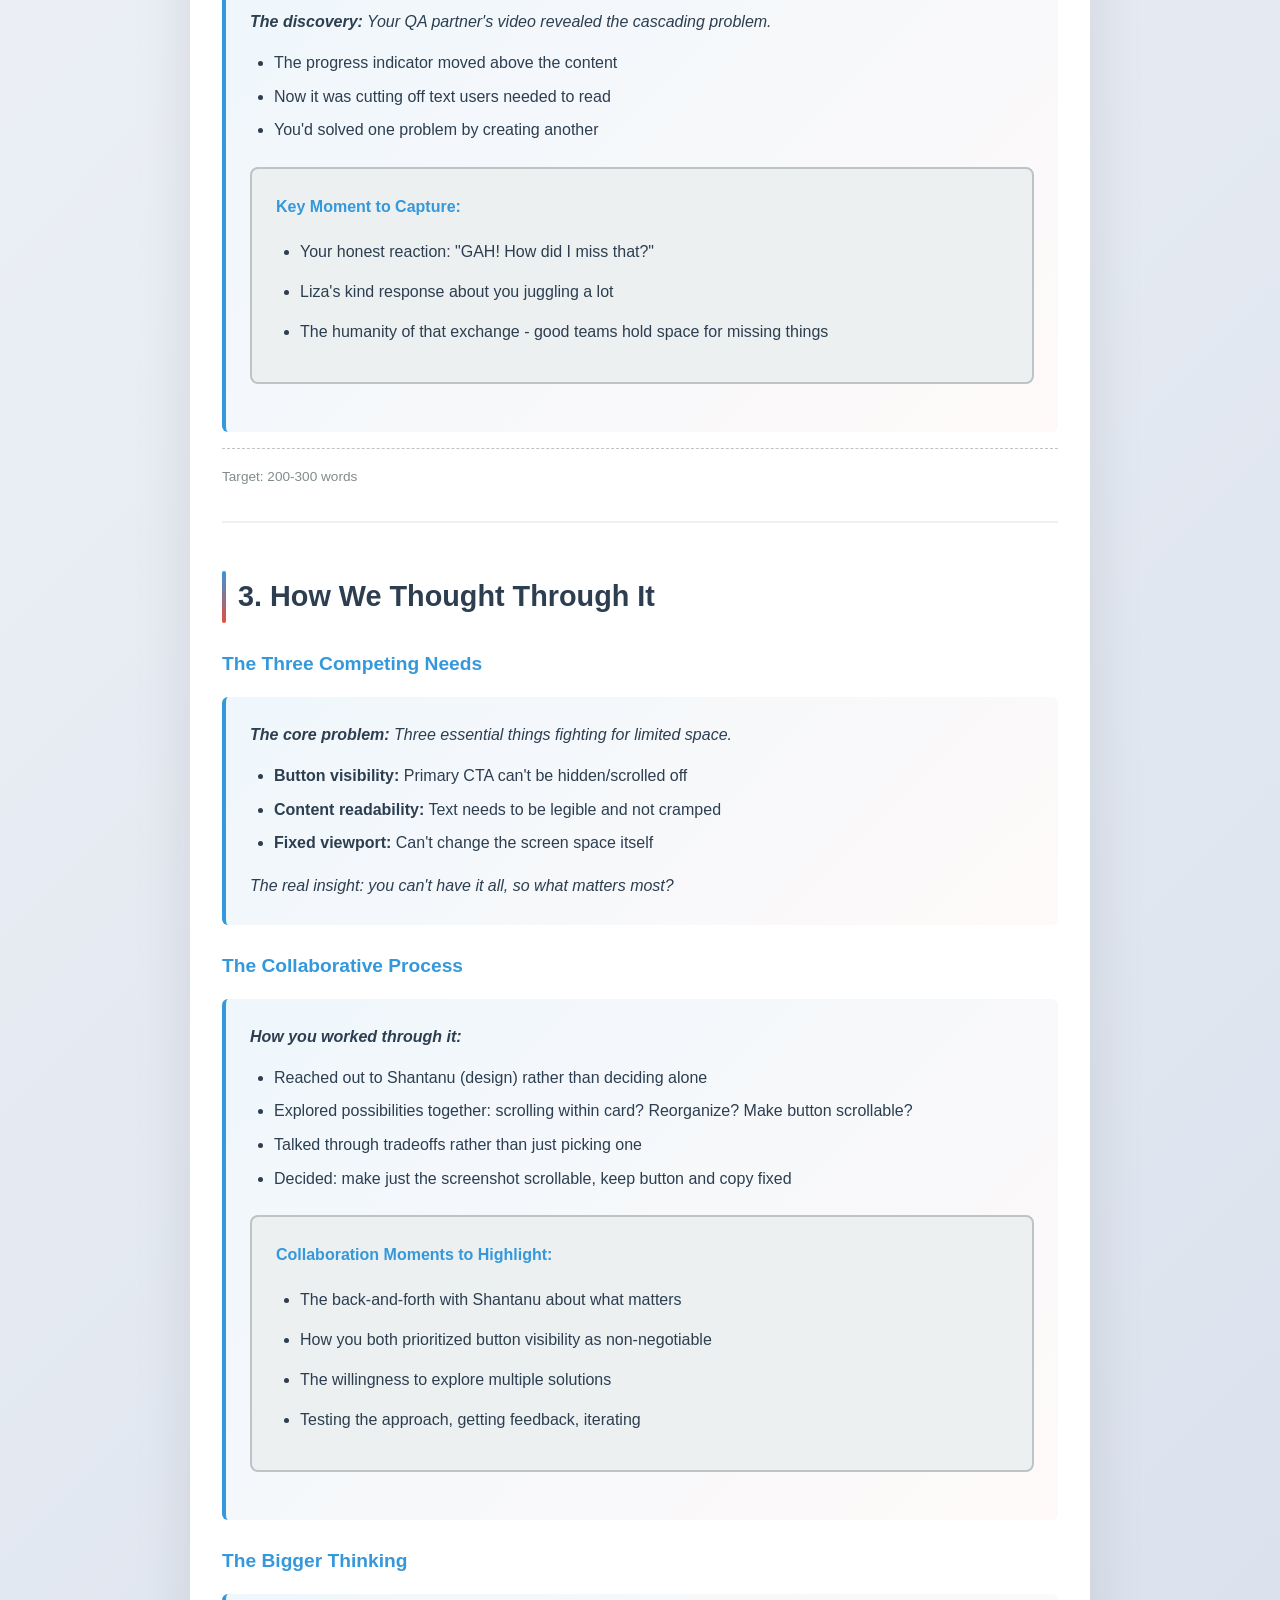
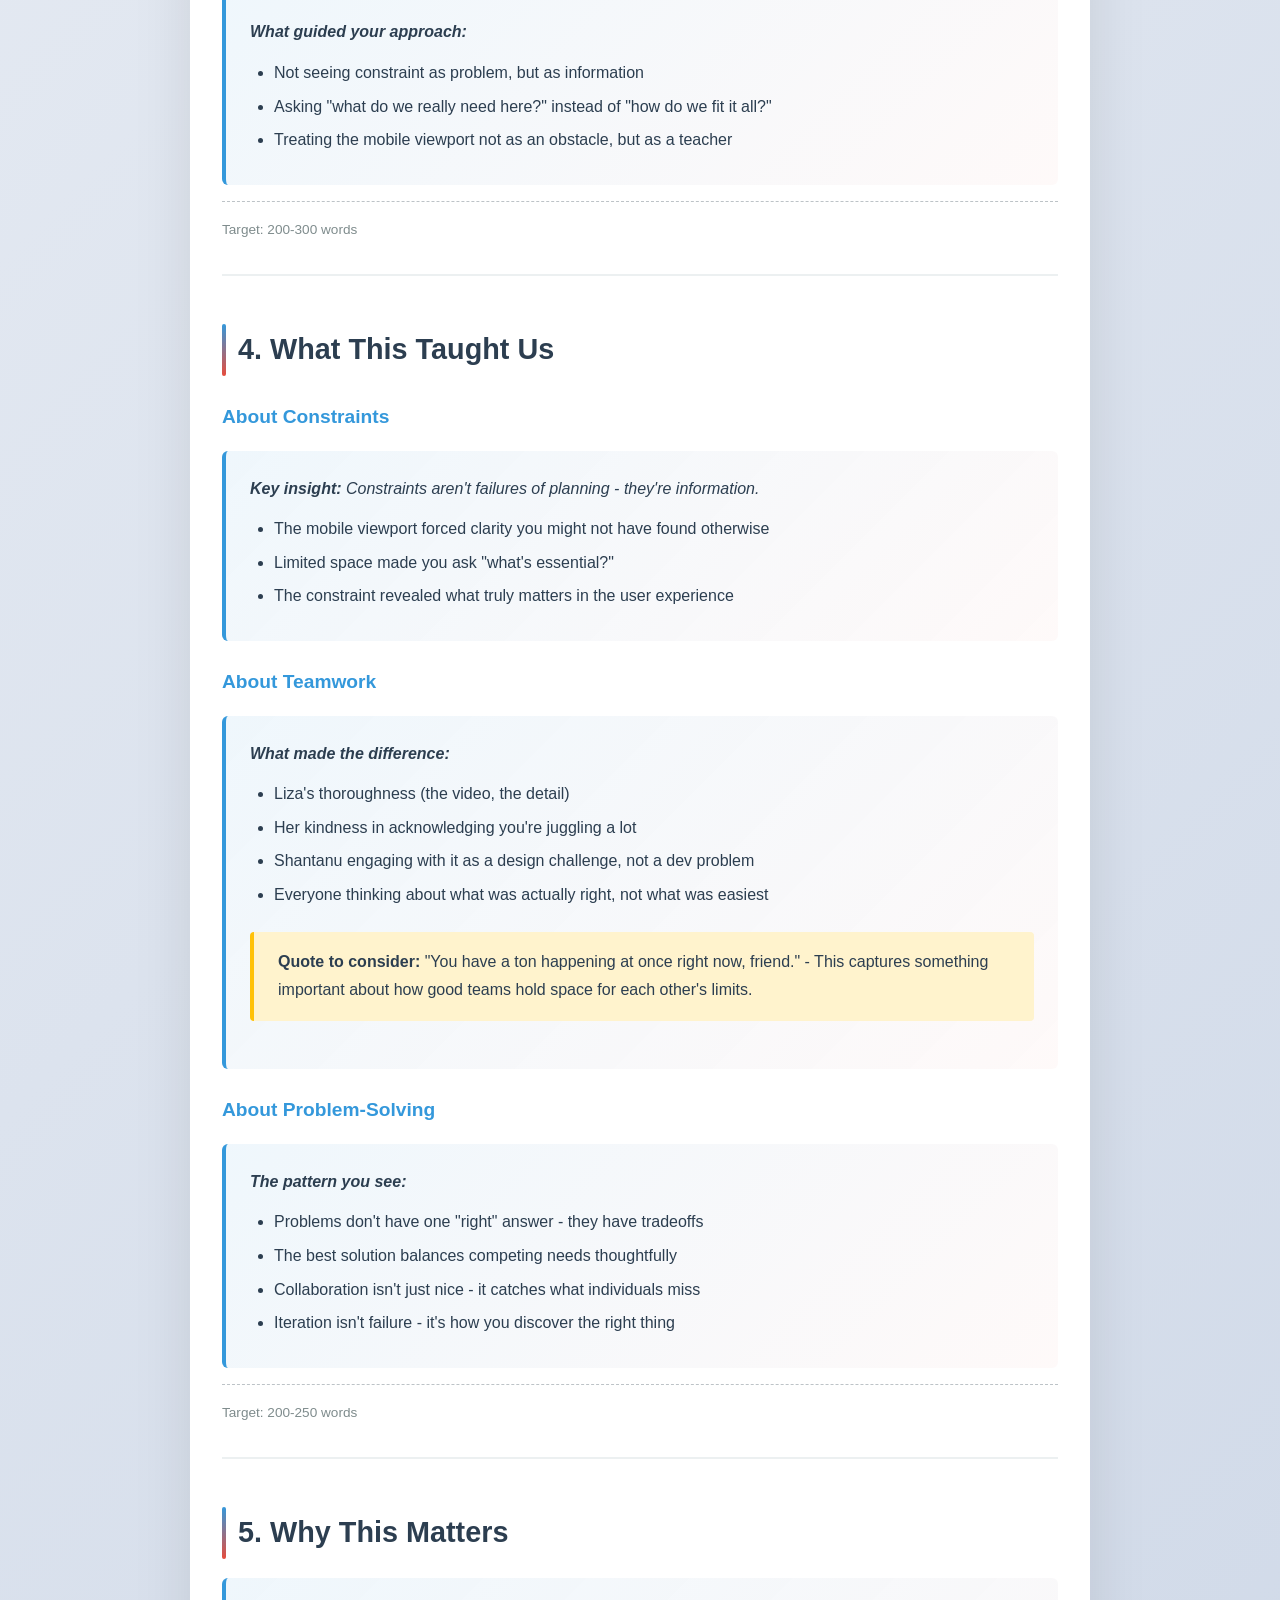
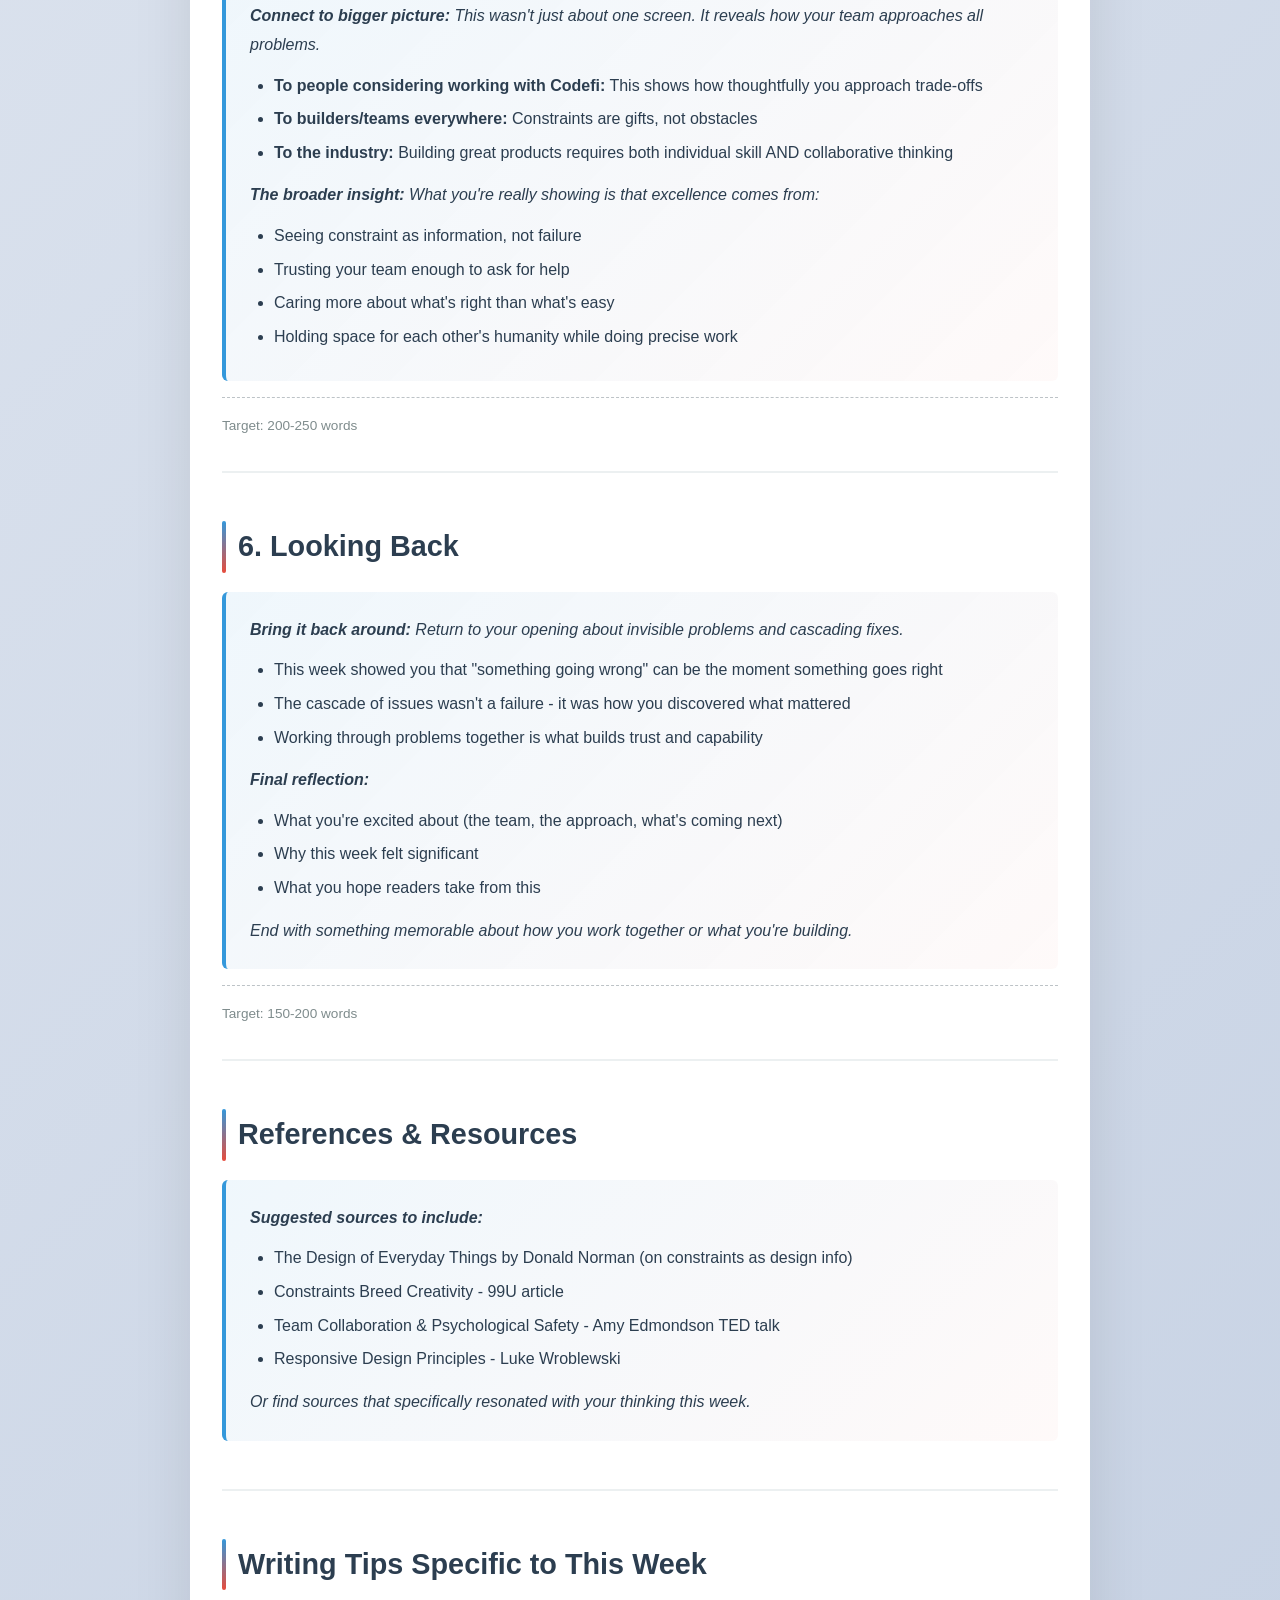
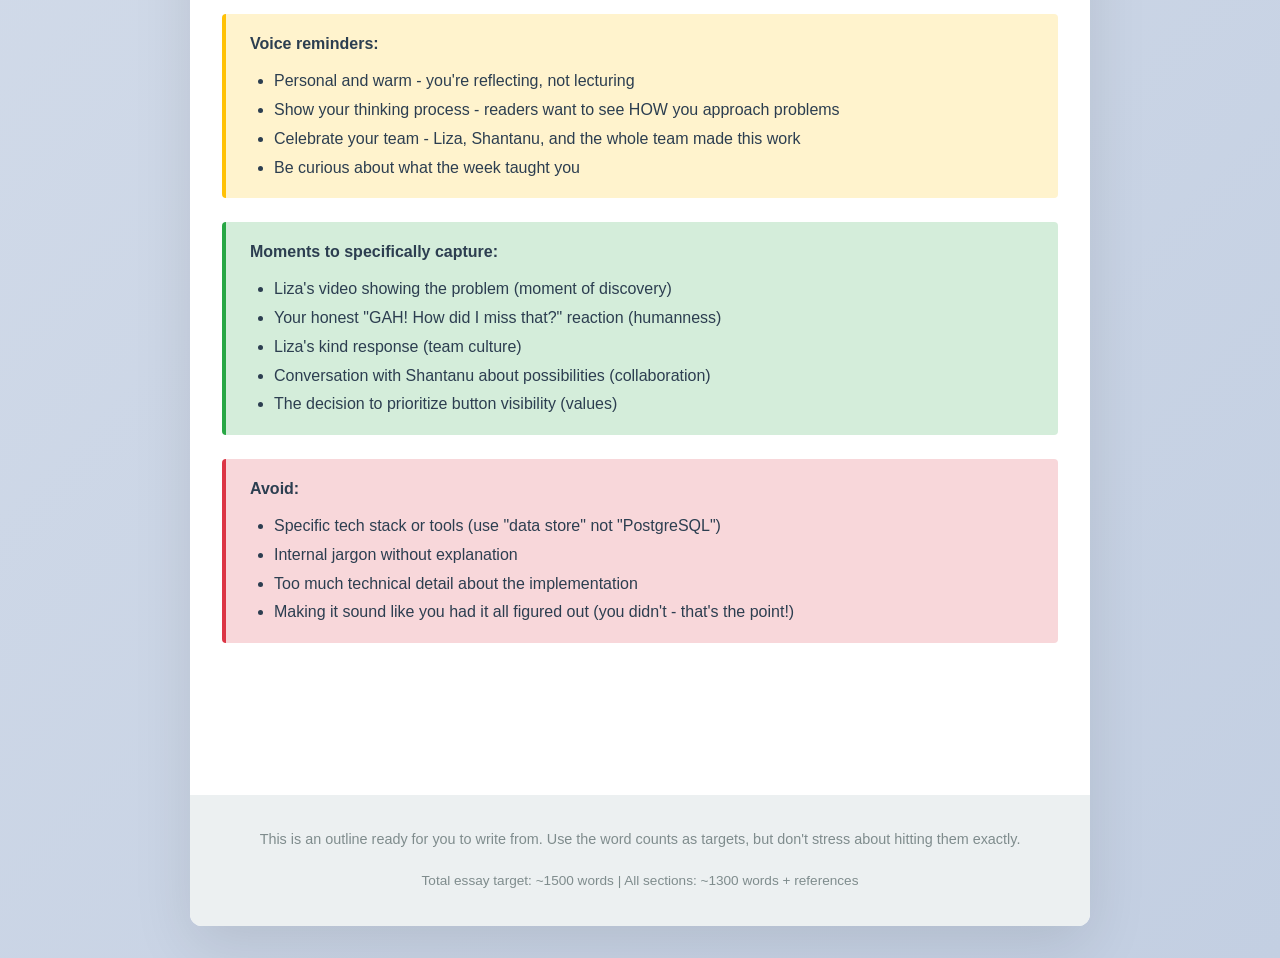
<file: weekly-expansion-outline-may-12-2026.html>
<!DOCTYPE html>
<html lang="en">
<head>
    <meta charset="UTF-8">
    <meta name="viewport" content="width=device-width, initial-scale=1.0">
    <title>Weekly Work Expansion - May 12, 2026 (OUTLINE)</title>
    <style>
        * {
            margin: 0;
            padding: 0;
            box-sizing: border-box;
        }

        :root {
            --primary: #2c3e50;
            --secondary: #3498db;
            --accent: #e74c3c;
            --light: #ecf0f1;
            --text: #2c3e50;
            --text-light: #7f8c8d;
            --border: #bdc3c7;
        }

        body {
            font-family: -apple-system, BlinkMacSystemFont, 'Segoe UI', 'Helvetica Neue', sans-serif;
            line-height: 1.8;
            color: var(--text);
            background: linear-gradient(135deg, #f5f7fa 0%, #c3cfe2 100%);
            min-height: 100vh;
            padding: 2rem 1rem;
        }

        .container {
            max-width: 900px;
            margin: 0 auto;
            background: white;
            border-radius: 12px;
            box-shadow: 0 20px 60px rgba(0, 0, 0, 0.1);
            overflow: hidden;
        }

        header {
            background: linear-gradient(135deg, var(--primary) 0%, var(--secondary) 100%);
            color: white;
            padding: 4rem 2rem;
            text-align: center;
        }

        header h1 {
            font-size: 2.5rem;
            margin-bottom: 0.5rem;
            font-weight: 700;
            letter-spacing: -1px;
        }

        header .date {
            font-size: 1rem;
            opacity: 0.9;
            font-weight: 300;
        }

        header .subtitle {
            font-size: 1.3rem;
            margin-top: 1rem;
            opacity: 0.95;
            font-weight: 400;
        }

        header .status {
            font-size: 0.9rem;
            margin-top: 1rem;
            background: rgba(255,255,255,0.2);
            display: inline-block;
            padding: 0.5rem 1rem;
            border-radius: 20px;
            font-weight: 500;
        }

        main {
            padding: 3rem 2rem;
        }

        .section {
            margin-bottom: 3rem;
            padding-bottom: 2rem;
            border-bottom: 2px solid var(--light);
        }

        .section:last-child {
            border-bottom: none;
        }

        .section h2 {
            font-size: 1.8rem;
            margin-bottom: 1.2rem;
            color: var(--primary);
            position: relative;
            padding-left: 1rem;
        }

        .section h2::before {
            content: '';
            position: absolute;
            left: 0;
            top: 0;
            bottom: 0;
            width: 4px;
            background: linear-gradient(180deg, var(--secondary), var(--accent));
            border-radius: 2px;
        }

        .section h3 {
            font-size: 1.2rem;
            margin-top: 1.5rem;
            margin-bottom: 0.8rem;
            color: var(--secondary);
            font-weight: 600;
        }

        .outline-block {
            background: linear-gradient(135deg, rgba(52, 152, 219, 0.08) 0%, rgba(231, 76, 60, 0.03) 100%);
            border-left: 4px solid var(--secondary);
            padding: 1.5rem;
            border-radius: 6px;
            margin: 1rem 0;
        }

        .outline-block p {
            margin: 0 0 0.8rem 0;
            color: var(--text);
            font-style: italic;
        }

        .outline-block p:last-child {
            margin-bottom: 0;
        }

        .outline-block ul {
            margin: 0.8rem 0 0 1.5rem;
            padding: 0;
        }

        .outline-block li {
            margin-bottom: 0.5rem;
            color: var(--text);
            line-height: 1.6;
        }

        .callout {
            background: #fff3cd;
            border-left: 4px solid #ffc107;
            padding: 1rem 1.5rem;
            border-radius: 4px;
            margin: 1.5rem 0;
        }

        .callout strong {
            color: var(--primary);
        }

        .word-count {
            font-size: 0.85rem;
            color: var(--text-light);
            font-weight: 500;
            margin-top: 1rem;
            padding-top: 1rem;
            border-top: 1px dashed var(--border);
        }

        .key-moments {
            background: var(--light);
            border: 2px solid var(--border);
            border-radius: 8px;
            padding: 1.5rem;
            margin: 1.5rem 0;
        }

        .key-moments h4 {
            color: var(--secondary);
            margin-bottom: 1rem;
            font-size: 1rem;
        }

        .key-moments ul {
            margin: 0 0 0 1.5rem;
            padding: 0;
        }

        .key-moments li {
            margin-bottom: 0.8rem;
            color: var(--text);
            line-height: 1.7;
        }

        .footer {
            background: var(--light);
            padding: 2rem;
            text-align: center;
            color: var(--text-light);
            font-size: 0.9rem;
        }

        @media (max-width: 768px) {
            header h1 {
                font-size: 1.8rem;
            }

            header .subtitle {
                font-size: 1.1rem;
            }

            main {
                padding: 2rem 1.5rem;
            }

            .section h2 {
                font-size: 1.5rem;
            }
        }

        @media (prefers-color-scheme: dark) {
            body {
                background: linear-gradient(135deg, #1a1a1a 0%, #2d2d2d 100%);
            }

            .container {
                background: #2d2d2d;
                color: #e0e0e0;
            }

            .section h2, .section h3 {
                color: #e0e0e0;
            }

            .section {
                border-bottom-color: #444;
            }

            .outline-block {
                background: rgba(52, 152, 219, 0.15);
                color: #e0e0e0;
            }

            .outline-block li, .outline-block p {
                color: #e0e0e0;
            }

            .key-moments {
                background: #3d3d3d;
                border-color: #555;
                color: #e0e0e0;
            }

            .key-moments li {
                color: #e0e0e0;
            }

            .callout {
                background: rgba(255, 193, 7, 0.1);
            }
        }
    </style>
</head>
<body>
    <div class="container">
        <header>
            <h1>Weekly Work Expansion</h1>
            <div class="date">May 12, 2026</div>
            <div class="subtitle">
                The Space Between Solutions: On Constraints, Collaboration, and Fixing One Thing
            </div>
            <div class="status">OUTLINE - Ready to Write</div>
        </header>

        <main>
            <!-- ========================================
                 SECTION 1: THE OPENING
                 ======================================== -->
            <section class="section">
                <h2>1. The Opening</h2>
                <div class="outline-block">
                    <p><strong>Goal:</strong> Hook the reader with a personal observation about transitions or fixing something that seems simple but gets complicated.</p>
                    <p><strong>Angle:</strong> Start with the idea of "invisible problems" - when fixing one thing creates another issue unexpectedly.</p>
                    <ul>
                        <li>Personal reflection on how one small fix can cascade</li>
                        <li>The moment you realized "wait, now we have a different problem"</li>
                        <li>Lead into: this week was about that exact experience</li>
                    </ul>
                </div>
                <div class="word-count">Target: 150-250 words</div>
            </section>

            <!-- ========================================
                 SECTION 2: CONTEXT/THE PROBLEM
                 ======================================== -->
            <section class="section">
                <h2>2. What We Were Working On</h2>
                
                <h3>Initial Context</h3>
                <div class="outline-block">
                    <p><strong>Setting:</strong> The R2L (Ready-to-Launch) completion screen - that transition moment when users move to the next phase.</p>
                    <ul>
                        <li>What is this screen's job? (communicate what's happening next, guide users forward)</li>
                        <li>Why does it matter? (it's a critical moment in the user journey)</li>
                        <li>The starting point: works great on desktop, broken on mobile</li>
                    </ul>
                </div>

                <h3>The Initial Fix</h3>
                <div class="outline-block">
                    <p><strong>What happened:</strong> You made a clean fix that adjusted spacing and repositioned elements.</p>
                    <ul>
                        <li>The fix felt right - button visible, text breathing properly</li>
                        <li>Looked good on your screen</li>
                        <li>Pushed to staging feeling satisfied</li>
                    </ul>
                </div>

                <h3>What Liza Found</h3>
                <div class="outline-block">
                    <p><strong>The discovery:</strong> Your QA partner's video revealed the cascading problem.</p>
                    <ul>
                        <li>The progress indicator moved above the content</li>
                        <li>Now it was cutting off text users needed to read</li>
                        <li>You'd solved one problem by creating another</li>
                    </ul>
                    <div class="key-moments">
                        <h4>Key Moment to Capture:</h4>
                        <ul>
                            <li>Your honest reaction: "GAH! How did I miss that?"</li>
                            <li>Liza's kind response about you juggling a lot</li>
                            <li>The humanity of that exchange - good teams hold space for missing things</li>
                        </ul>
                    </div>
                </div>

                <div class="word-count">Target: 200-300 words</div>
            </section>

            <!-- ========================================
                 SECTION 3: THE THINKING
                 ======================================== -->
            <section class="section">
                <h2>3. How We Thought Through It</h2>

                <h3>The Three Competing Needs</h3>
                <div class="outline-block">
                    <p><strong>The core problem:</strong> Three essential things fighting for limited space.</p>
                    <ul>
                        <li><strong>Button visibility:</strong> Primary CTA can't be hidden/scrolled off</li>
                        <li><strong>Content readability:</strong> Text needs to be legible and not cramped</li>
                        <li><strong>Fixed viewport:</strong> Can't change the screen space itself</li>
                    </ul>
                    <p style="margin-top: 1rem;"><em>The real insight: you can't have it all, so what matters most?</em></p>
                </div>

                <h3>The Collaborative Process</h3>
                <div class="outline-block">
                    <p><strong>How you worked through it:</strong></p>
                    <ul>
                        <li>Reached out to Shantanu (design) rather than deciding alone</li>
                        <li>Explored possibilities together: scrolling within card? Reorganize? Make button scrollable?</li>
                        <li>Talked through tradeoffs rather than just picking one</li>
                        <li>Decided: make just the screenshot scrollable, keep button and copy fixed</li>
                    </ul>
                    <div class="key-moments">
                        <h4>Collaboration Moments to Highlight:</h4>
                        <ul>
                            <li>The back-and-forth with Shantanu about what matters</li>
                            <li>How you both prioritized button visibility as non-negotiable</li>
                            <li>The willingness to explore multiple solutions</li>
                            <li>Testing the approach, getting feedback, iterating</li>
                        </ul>
                    </div>
                </div>

                <h3>The Bigger Thinking</h3>
                <div class="outline-block">
                    <p><strong>What guided your approach:</strong></p>
                    <ul>
                        <li>Not seeing constraint as problem, but as information</li>
                        <li>Asking "what do we really need here?" instead of "how do we fit it all?"</li>
                        <li>Treating the mobile viewport not as an obstacle, but as a teacher</li>
                    </ul>
                </div>

                <div class="word-count">Target: 200-300 words</div>
            </section>

            <!-- ========================================
                 SECTION 4: WHAT YOU LEARNED
                 ======================================== -->
            <section class="section">
                <h2>4. What This Taught Us</h2>

                <h3>About Constraints</h3>
                <div class="outline-block">
                    <p><strong>Key insight:</strong> Constraints aren't failures of planning - they're information.</p>
                    <ul>
                        <li>The mobile viewport forced clarity you might not have found otherwise</li>
                        <li>Limited space made you ask "what's essential?"</li>
                        <li>The constraint revealed what truly matters in the user experience</li>
                    </ul>
                </div>

                <h3>About Teamwork</h3>
                <div class="outline-block">
                    <p><strong>What made the difference:</strong></p>
                    <ul>
                        <li>Liza's thoroughness (the video, the detail)</li>
                        <li>Her kindness in acknowledging you're juggling a lot</li>
                        <li>Shantanu engaging with it as a design challenge, not a dev problem</li>
                        <li>Everyone thinking about what was actually right, not what was easiest</li>
                    </ul>
                    <div class="callout">
                        <strong>Quote to consider:</strong> "You have a ton happening at once right now, friend." - This captures something important about how good teams hold space for each other's limits.
                    </div>
                </div>

                <h3>About Problem-Solving</h3>
                <div class="outline-block">
                    <p><strong>The pattern you see:</strong></p>
                    <ul>
                        <li>Problems don't have one "right" answer - they have tradeoffs</li>
                        <li>The best solution balances competing needs thoughtfully</li>
                        <li>Collaboration isn't just nice - it catches what individuals miss</li>
                        <li>Iteration isn't failure - it's how you discover the right thing</li>
                    </ul>
                </div>

                <div class="word-count">Target: 200-250 words</div>
            </section>

            <!-- ========================================
                 SECTION 5: WHY IT MATTERS
                 ======================================== -->
            <section class="section">
                <h2>5. Why This Matters</h2>

                <div class="outline-block">
                    <p><strong>Connect to bigger picture:</strong> This wasn't just about one screen. It reveals how your team approaches all problems.</p>
                    <ul>
                        <li><strong>To people considering working with Codefi:</strong> This shows how thoughtfully you approach trade-offs</li>
                        <li><strong>To builders/teams everywhere:</strong> Constraints are gifts, not obstacles</li>
                        <li><strong>To the industry:</strong> Building great products requires both individual skill AND collaborative thinking</li>
                    </ul>

                    <p style="margin-top: 1rem;"><strong>The broader insight:</strong> What you're really showing is that excellence comes from:</p>
                    <ul>
                        <li>Seeing constraint as information, not failure</li>
                        <li>Trusting your team enough to ask for help</li>
                        <li>Caring more about what's right than what's easy</li>
                        <li>Holding space for each other's humanity while doing precise work</li>
                    </ul>
                </div>

                <div class="word-count">Target: 200-250 words</div>
            </section>

            <!-- ========================================
                 SECTION 6: CLOSING
                 ======================================== -->
            <section class="section">
                <h2>6. Looking Back</h2>

                <div class="outline-block">
                    <p><strong>Bring it back around:</strong> Return to your opening about invisible problems and cascading fixes.</p>
                    <ul>
                        <li>This week showed you that "something going wrong" can be the moment something goes right</li>
                        <li>The cascade of issues wasn't a failure - it was how you discovered what mattered</li>
                        <li>Working through problems together is what builds trust and capability</li>
                    </ul>

                    <p style="margin-top: 1rem;"><strong>Final reflection:</strong></p>
                    <ul>
                        <li>What you're excited about (the team, the approach, what's coming next)</li>
                        <li>Why this week felt significant</li>
                        <li>What you hope readers take from this</li>
                    </ul>

                    <p style="margin-top: 1rem;"><em>End with something memorable about how you work together or what you're building.</em></p>
                </div>

                <div class="word-count">Target: 150-200 words</div>
            </section>

            <!-- ========================================
                 REFERENCES
                 ======================================== -->
            <section class="section">
                <h2>References & Resources</h2>
                <div class="outline-block">
                    <p><strong>Suggested sources to include:</strong></p>
                    <ul>
                        <li>The Design of Everyday Things by Donald Norman (on constraints as design info)</li>
                        <li>Constraints Breed Creativity - 99U article</li>
                        <li>Team Collaboration & Psychological Safety - Amy Edmondson TED talk</li>
                        <li>Responsive Design Principles - Luke Wroblewski</li>
                    </ul>
                    <p style="margin-top: 1rem;"><em>Or find sources that specifically resonated with your thinking this week.</em></p>
                </div>
            </section>

            <!-- ========================================
                 WRITING TIPS FOR THIS PIECE
                 ======================================== -->
            <section class="section">
                <h2>Writing Tips Specific to This Week</h2>
                <div class="callout">
                    <strong>Voice reminders:</strong>
                    <ul style="margin-top: 0.5rem; margin-left: 1.5rem;">
                        <li>Personal and warm - you're reflecting, not lecturing</li>
                        <li>Show your thinking process - readers want to see HOW you approach problems</li>
                        <li>Celebrate your team - Liza, Shantanu, and the whole team made this work</li>
                        <li>Be curious about what the week taught you</li>
                    </ul>
                </div>

                <div class="callout" style="background: #d4edda; border-left-color: #28a745;">
                    <strong>Moments to specifically capture:</strong>
                    <ul style="margin-top: 0.5rem; margin-left: 1.5rem;">
                        <li>Liza's video showing the problem (moment of discovery)</li>
                        <li>Your honest "GAH! How did I miss that?" reaction (humanness)</li>
                        <li>Liza's kind response (team culture)</li>
                        <li>Conversation with Shantanu about possibilities (collaboration)</li>
                        <li>The decision to prioritize button visibility (values)</li>
                    </ul>
                </div>

                <div class="callout" style="background: #f8d7da; border-left-color: #dc3545;">
                    <strong>Avoid:</strong>
                    <ul style="margin-top: 0.5rem; margin-left: 1.5rem;">
                        <li>Specific tech stack or tools (use "data store" not "PostgreSQL")</li>
                        <li>Internal jargon without explanation</li>
                        <li>Too much technical detail about the implementation</li>
                        <li>Making it sound like you had it all figured out (you didn't - that's the point!)</li>
                    </ul>
                </div>
            </section>
        </main>

        <div class="footer">
            <p>This is an outline ready for you to write from. Use the word counts as targets, but don't stress about hitting them exactly.</p>
            <p style="margin-top: 1rem; font-size: 0.85rem;">
                Total essay target: ~1500 words | All sections: ~1300 words + references
            </p>
        </div>
    </div>
</body>
</html>
</file>
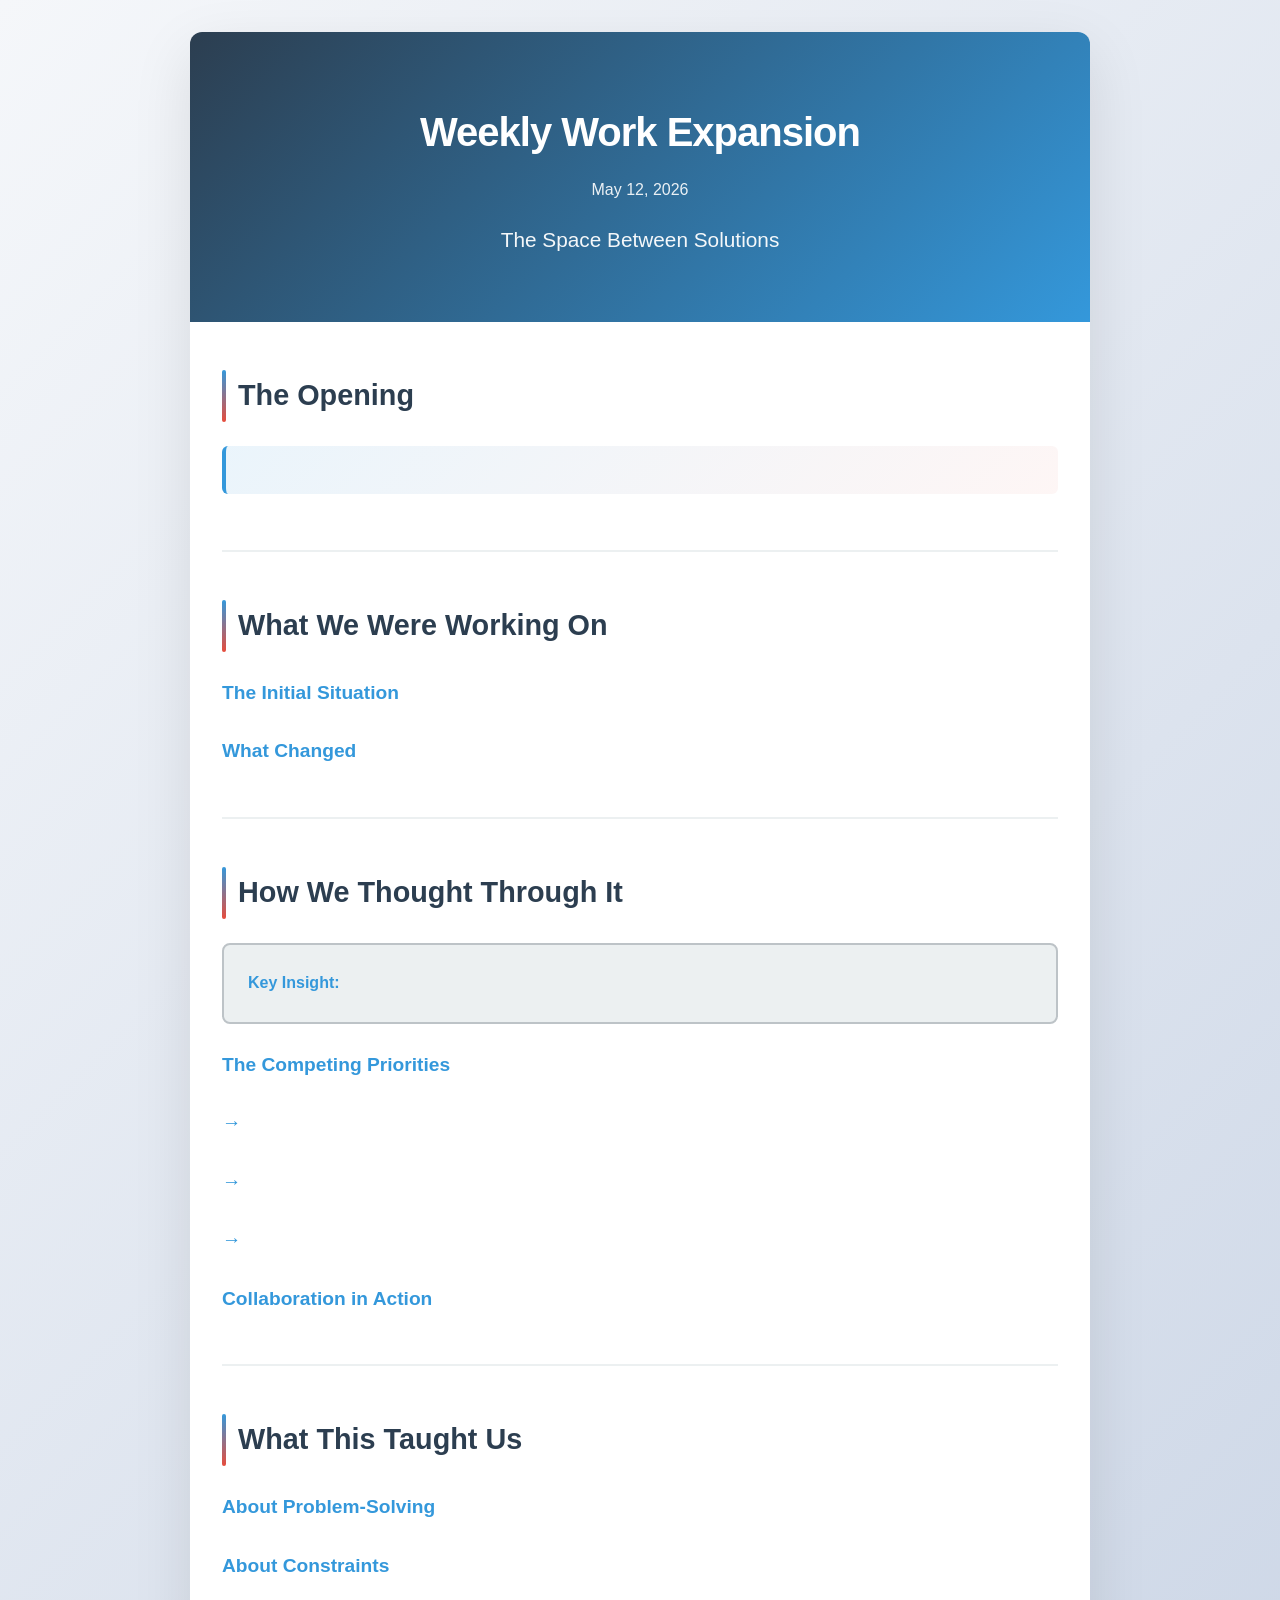
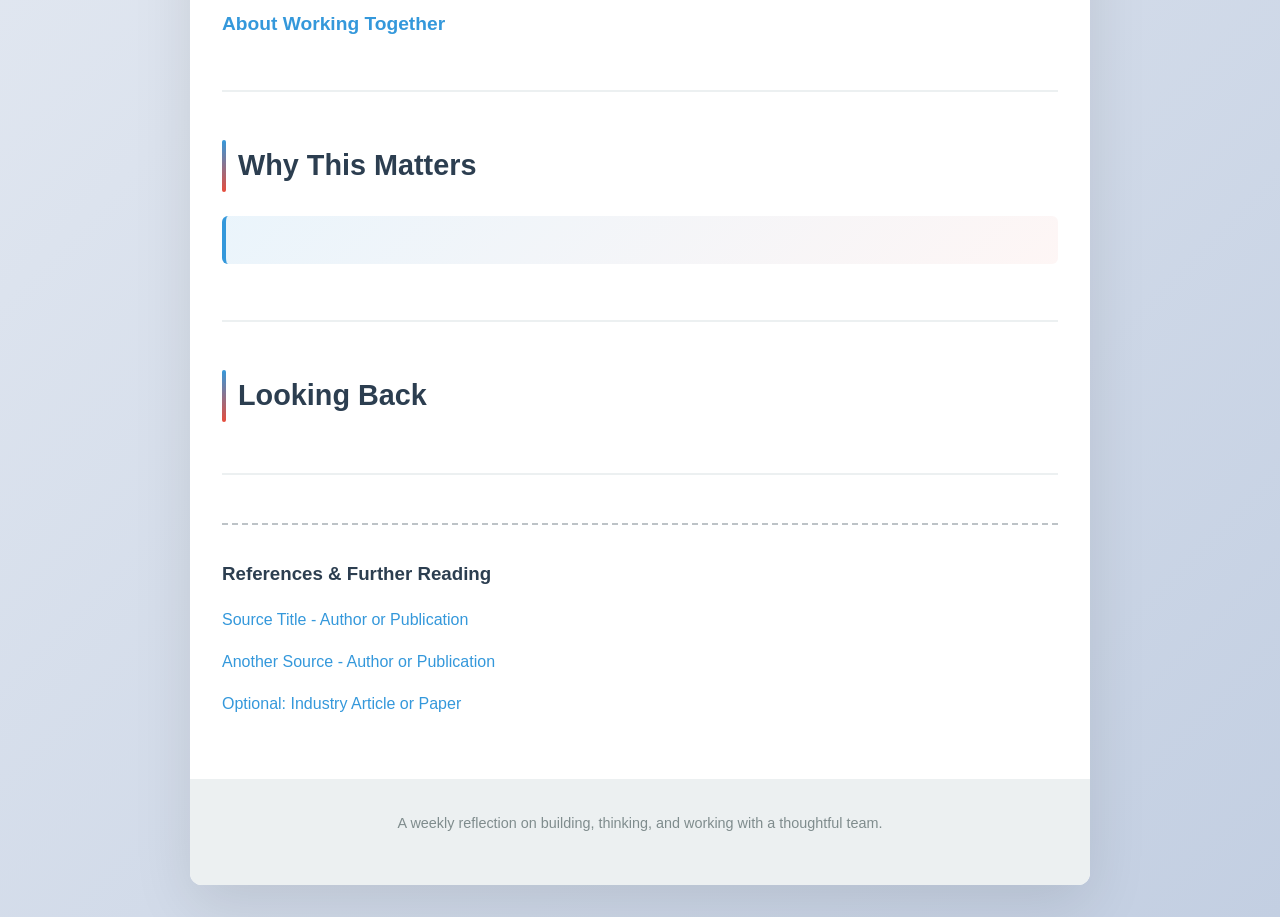
<file: weekly-expansion-template.html>
<!DOCTYPE html>
<html lang="en">
<head>
    <meta charset="UTF-8">
    <meta name="viewport" content="width=device-width, initial-scale=1.0">
    <title>Weekly Work Expansion - May 12, 2026</title>
    <style>
        * {
            margin: 0;
            padding: 0;
            box-sizing: border-box;
        }

        :root {
            --primary: #2c3e50;
            --secondary: #3498db;
            --accent: #e74c3c;
            --light: #ecf0f1;
            --text: #2c3e50;
            --text-light: #7f8c8d;
            --border: #bdc3c7;
        }

        body {
            font-family: -apple-system, BlinkMacSystemFont, 'Segoe UI', 'Helvetica Neue', sans-serif;
            line-height: 1.8;
            color: var(--text);
            background: linear-gradient(135deg, #f5f7fa 0%, #c3cfe2 100%);
            min-height: 100vh;
            padding: 2rem 1rem;
        }

        .container {
            max-width: 900px;
            margin: 0 auto;
            background: white;
            border-radius: 12px;
            box-shadow: 0 20px 60px rgba(0, 0, 0, 0.1);
            overflow: hidden;
        }

        header {
            background: linear-gradient(135deg, var(--primary) 0%, var(--secondary) 100%);
            color: white;
            padding: 4rem 2rem;
            text-align: center;
        }

        header h1 {
            font-size: 2.5rem;
            margin-bottom: 0.5rem;
            font-weight: 700;
            letter-spacing: -1px;
        }

        header .date {
            font-size: 1rem;
            opacity: 0.9;
            font-weight: 300;
        }

        header .subtitle {
            font-size: 1.3rem;
            margin-top: 1rem;
            opacity: 0.95;
            font-weight: 400;
        }

        main {
            padding: 3rem 2rem;
        }

        .section {
            margin-bottom: 3rem;
            padding-bottom: 2rem;
            border-bottom: 2px solid var(--light);
        }

        .section:last-child {
            border-bottom: none;
        }

        .section h2 {
            font-size: 1.8rem;
            margin-bottom: 1.2rem;
            color: var(--primary);
            position: relative;
            padding-left: 1rem;
        }

        .section h2::before {
            content: '';
            position: absolute;
            left: 0;
            top: 0;
            bottom: 0;
            width: 4px;
            background: linear-gradient(180deg, var(--secondary), var(--accent));
            border-radius: 2px;
        }

        .section h3 {
            font-size: 1.2rem;
            margin-top: 1.5rem;
            margin-bottom: 0.8rem;
            color: var(--secondary);
            font-weight: 600;
        }

        .section p {
            margin-bottom: 1rem;
            color: var(--text);
            line-height: 1.9;
        }

        .section ul, .section ol {
            margin: 1rem 0 1rem 2rem;
            color: var(--text);
        }

        .section li {
            margin-bottom: 0.6rem;
            line-height: 1.7;
        }

        .highlight-box {
            background: linear-gradient(135deg, rgba(52, 152, 219, 0.1) 0%, rgba(231, 76, 60, 0.05) 100%);
            border-left: 4px solid var(--secondary);
            padding: 1.5rem;
            border-radius: 6px;
            margin: 1.5rem 0;
            font-style: italic;
        }

        .insight-card {
            background: var(--light);
            border: 2px solid var(--border);
            border-radius: 8px;
            padding: 1.5rem;
            margin: 1.5rem 0;
        }

        .insight-card strong {
            color: var(--secondary);
        }

        .key-points {
            display: grid;
            gap: 1.5rem;
            margin: 1.5rem 0;
        }

        .key-point {
            display: flex;
            gap: 1rem;
        }

        .key-point::before {
            content: '→';
            color: var(--secondary);
            font-weight: bold;
            font-size: 1.2rem;
            flex-shrink: 0;
        }

        .key-point p {
            margin: 0;
        }

        .quote {
            border-left: 4px solid var(--accent);
            padding-left: 1.5rem;
            margin: 2rem 0;
            font-size: 1.05rem;
            color: var(--text);
            font-style: italic;
        }

        .references {
            margin-top: 2rem;
            padding-top: 2rem;
            border-top: 2px dashed var(--border);
        }

        .references h3 {
            color: var(--primary);
            margin-bottom: 1rem;
        }

        .references a {
            display: block;
            margin-bottom: 0.8rem;
            color: var(--secondary);
            text-decoration: none;
            transition: all 0.3s ease;
            word-break: break-word;
        }

        .references a:hover {
            color: var(--accent);
            padding-left: 0.5rem;
        }

        .footer {
            background: var(--light);
            padding: 2rem;
            text-align: center;
            color: var(--text-light);
            font-size: 0.9rem;
        }

        @media (max-width: 768px) {
            header h1 {
                font-size: 1.8rem;
            }

            header .subtitle {
                font-size: 1.1rem;
            }

            main {
                padding: 2rem 1.5rem;
            }

            .section h2 {
                font-size: 1.5rem;
            }

            .section h3 {
                font-size: 1.1rem;
            }
        }

        /* Dark mode support */
        @media (prefers-color-scheme: dark) {
            body {
                background: linear-gradient(135deg, #1a1a1a 0%, #2d2d2d 100%);
            }

            .container {
                background: #2d2d2d;
                color: #e0e0e0;
            }

            .section h2, .section h3 {
                color: #e0e0e0;
            }

            .insight-card {
                background: #3d3d3d;
                border-color: #555;
            }

            .references {
                border-top-color: #555;
            }

            .section {
                border-bottom-color: #444;
            }

            .highlight-box {
                background: rgba(52, 152, 219, 0.15);
            }
        }
    </style>
</head>
<body>
    <div class="container">
        <header>
            <h1>Weekly Work Expansion</h1>
            <div class="date">May 12, 2026</div>
            <div class="subtitle">
                <!-- TITLE: Replace with your week's main theme/insight -->
                The Space Between Solutions
            </div>
        </header>

        <main>
            <!-- ========================================
                 SECTION 1: THE HOOK
                 Purpose: Draw reader in with personal observation
                 ======================================== -->
            <section class="section">
                <h2>The Opening</h2>
                <p>
                    <!-- WRITE: Start with a personal observation or question that hooks the reader.
                         Examples: "Recently, I found myself wrestling with...", "The team was working on something interesting..."
                         Keep it conversational and human. 150-250 words. -->
                </p>
                <div class="highlight-box">
                    <!-- OPTIONAL: Pull out a compelling quote or statement from your week -->
                </div>
            </section>

            <!-- ========================================
                 SECTION 2: THE PROBLEM/CONTEXT
                 Purpose: Explain what happened and why it mattered
                 ======================================== -->
            <section class="section">
                <h2>What We Were Working On</h2>
                <p>
                    <!-- WRITE: Describe the challenge or situation in human terms.
                         Focus on: What were we wrestling with? Why did it matter?
                         Avoid: Specific tech details, tool names, implementation specifics
                         200-300 words -->
                </p>

                <h3>The Initial Situation</h3>
                <p>
                    <!-- WRITE: What was the starting point? What did we think would happen? -->
                </p>

                <h3>What Changed</h3>
                <p>
                    <!-- WRITE: What unexpected discovery or problem emerged? -->
                </p>
            </section>

            <!-- ========================================
                 SECTION 3: THE THINKING/APPROACH
                 Purpose: Show HOW the team approached it, not WHAT they used
                 ======================================== -->
            <section class="section">
                <h2>How We Thought Through It</h2>
                <p>
                    <!-- WRITE: What was our reasoning? What principles guided us?
                         Focus on: decision-making process, tradeoffs, collaboration
                         This should feel introspective and curious. 200-300 words -->
                </p>

                <div class="insight-card">
                    <strong>Key Insight:</strong>
                    <!-- WRITE: Briefly capture one important realization from the process -->
                </div>

                <h3>The Competing Priorities</h3>
                <div class="key-points">
                    <!-- ADD: Each competing need or constraint the team faced -->
                    <div class="key-point">
                        <p>
                            <!-- EXAMPLE: "The button needed to be visible (primary CTA)" -->
                        </p>
                    </div>
                    <div class="key-point">
                        <p>
                            <!-- EXAMPLE: "The content needed to be readable (or it wouldn't matter)" -->
                        </p>
                    </div>
                    <div class="key-point">
                        <p>
                            <!-- EXAMPLE: "The screen space was fixed (we couldn't change that)" -->
                        </p>
                    </div>
                </div>

                <h3>Collaboration in Action</h3>
                <p>
                    <!-- WRITE: How did team members contribute? What made the collaboration effective?
                         Name people, share moments of how you worked together.
                         Keep it warm and genuine. 150-200 words -->
                </p>
            </section>

            <!-- ========================================
                 SECTION 4: WHAT YOU LEARNED
                 Purpose: Extract broader meaning from the experience
                 ======================================== -->
            <section class="section">
                <h2>What This Taught Us</h2>
                <p>
                    <!-- WRITE: What insights emerged? What do you understand differently now?
                         This is where you move from specific story to broader principle.
                         200-250 words -->
                </p>

                <h3>About Problem-Solving</h3>
                <p>
                    <!-- WRITE: What did this reveal about how you/your team approaches challenges? -->
                </p>

                <h3>About Constraints</h3>
                <p>
                    <!-- WRITE: How do constraints actually help rather than hinder?
                         What do they teach you? -->
                </p>

                <h3>About Working Together</h3>
                <p>
                    <!-- WRITE: What matters most when teams collaborate?
                         What makes the difference between good and great teamwork? -->
                </p>
            </section>

            <!-- ========================================
                 SECTION 5: WHY IT MATTERS
                 Purpose: Connect the dots for the reader
                 ======================================== -->
            <section class="section">
                <h2>Why This Matters</h2>
                <p>
                    <!-- WRITE: So what? Why should people care about this?
                         Connect your week's work to something bigger about product thinking,
                         team culture, or how you build things.
                         200-250 words -->
                </p>

                <div class="highlight-box">
                    <!-- WRITE: A reflection on what this says about how your team works
                         or what it reveals about building products that matter -->
                </div>
            </section>

            <!-- ========================================
                 SECTION 6: CLOSING THOUGHTS
                 Purpose: Return to where you started, but with new perspective
                 ======================================== -->
            <section class="section">
                <h2>Looking Back</h2>
                <p>
                    <!-- WRITE: Reflect on the experience. Bring it back to the opening theme.
                         Show growth or new understanding.
                         This should feel personal and thoughtful. 150-200 words -->
                </p>

                <p>
                    <!-- WRITE: Final thought tying it all together.
                         Leave the reader with something to think about or a sense of
                         what you're excited about going forward. -->
                </p>
            </section>

            <!-- ========================================
                 REFERENCES
                 Purpose: Back up your thinking with outside sources
                 ======================================== -->
            <section class="references">
                <h3>References & Further Reading</h3>
                <!-- ADD: 2-5 relevant sources that informed or relate to your thinking -->
                <a href="#">Source Title - Author or Publication</a>
                <a href="#">Another Source - Author or Publication</a>
                <a href="#">Optional: Industry Article or Paper</a>
            </section>
        </main>

        <div class="footer">
            <p>A weekly reflection on building, thinking, and working with a thoughtful team.</p>
            <p style="margin-top: 1rem; font-size: 0.85rem;">
                <!-- OPTIONAL: Add social links, about page, or other nav here -->
            </p>
        </div>
    </div>
</body>
</html>
</file>
<file: assets/css/style.css>
/* =========================================================
   Jason Lowenthal-Hershey — personal site
   Vanilla CSS. Custom properties, dark default + light theme.
   ========================================================= */

/* ---------- Reset & base ---------- */

*, *::before, *::after { box-sizing: border-box; }

html {
  -webkit-text-size-adjust: 100%;
  scroll-behavior: smooth;
  scroll-padding-top: 5rem;
}

@media (prefers-reduced-motion: reduce) {
  html { scroll-behavior: auto; }
  *, *::before, *::after {
    animation-duration: 0.001ms !important;
    animation-iteration-count: 1 !important;
    transition-duration: 0.001ms !important;
  }
}

body {
  margin: 0;
  font-family: 'Inter', system-ui, -apple-system, 'Segoe UI', Roboto, sans-serif;
  font-size: 16px;
  line-height: 1.6;
  color: var(--text-1);
  background: var(--bg-1);
  -webkit-font-smoothing: antialiased;
  -moz-osx-font-smoothing: grayscale;
  text-rendering: optimizeLegibility;
  overflow-x: hidden;
}

img, svg, iframe { display: block; max-width: 100%; }

a {
  color: var(--accent);
  text-decoration: none;
  transition: color .2s ease;
}
a:hover { color: var(--accent-hot); }

ul, ol { padding: 0; margin: 0; list-style: none; }

h1, h2, h3, h4 {
  font-family: 'Fraunces', Georgia, 'Times New Roman', serif;
  font-weight: 600;
  letter-spacing: -0.02em;
  line-height: 1.15;
  color: var(--text-1);
  margin: 0;
}

p { margin: 0 0 1em 0; color: var(--text-2); }
p:last-child { margin-bottom: 0; }

button { font: inherit; cursor: pointer; border: 0; background: none; color: inherit; }

::selection { background: var(--accent); color: var(--bg-1); }

/* ---------- Theme tokens ---------- */

:root,
[data-theme="dark"] {
  --bg-1: #0e1014;
  --bg-2: #14171f;
  --bg-3: #1a1e29;
  --bg-elev: rgba(20, 23, 31, 0.85);
  --text-1: #ecedf2;
  --text-2: #b3b8c9;
  --text-3: #777e93;
  --border: rgba(255, 255, 255, 0.08);
  --border-strong: rgba(255, 255, 255, 0.14);
  --accent: #f2a060;
  --accent-hot: #ee7a4f;
  --accent-soft: rgba(242, 160, 96, 0.14);
  --shadow-1: 0 1px 2px rgba(0,0,0,0.4);
  --shadow-2: 0 8px 30px rgba(0,0,0,0.35);
  --grid-line: rgba(255, 255, 255, 0.04);
}

[data-theme="light"] {
  --bg-1: #fbfaf6;
  --bg-2: #ffffff;
  --bg-3: #f4f0e6;
  --bg-elev: rgba(255, 255, 255, 0.85);
  --text-1: #1a1d24;
  --text-2: #4a5063;
  --text-3: #7a8094;
  --border: rgba(20, 23, 31, 0.08);
  --border-strong: rgba(20, 23, 31, 0.16);
  --accent: #cd6a3a;
  --accent-hot: #b75123;
  --accent-soft: rgba(205, 106, 58, 0.12);
  --shadow-1: 0 1px 2px rgba(20,23,31,0.05);
  --shadow-2: 0 12px 30px rgba(20, 23, 31, 0.08);
  --grid-line: rgba(20, 23, 31, 0.05);
}

/* ---------- Layout primitives ---------- */

.container {
  width: 100%;
  max-width: 1120px;
  margin: 0 auto;
  padding: 0 1.5rem;
}

.section {
  padding: 6rem 0;
  position: relative;
}
.section-alt { background: var(--bg-2); }

.section-head {
  margin-bottom: 3rem;
  max-width: 720px;
}
.section-head.centered { margin-inline: auto; text-align: center; }

.section-num {
  display: inline-block;
  font-family: 'JetBrains Mono', ui-monospace, monospace;
  font-size: 0.75rem;
  letter-spacing: 0.18em;
  text-transform: uppercase;
  color: var(--accent);
  background: var(--accent-soft);
  padding: 0.25rem 0.6rem;
  border-radius: 999px;
  margin-bottom: 0.75rem;
}

.section-head h2 {
  font-size: clamp(1.85rem, 3.4vw, 2.6rem);
  margin-bottom: 0.6rem;
}
.section-sub {
  font-size: 1.05rem;
  color: var(--text-2);
  max-width: 60ch;
}

/* ---------- Skip link ---------- */

.skip-link {
  position: absolute;
  left: -10000px;
  top: 0;
  background: var(--accent);
  color: var(--bg-1);
  padding: 0.6rem 1rem;
  z-index: 1000;
  font-weight: 600;
}
.skip-link:focus { left: 1rem; top: 1rem; }

/* ---------- Header / Nav ---------- */

.site-header {
  position: sticky;
  top: 0;
  z-index: 50;
  backdrop-filter: saturate(180%) blur(12px);
  -webkit-backdrop-filter: saturate(180%) blur(12px);
  background: transparent;
  transition: background .3s ease, border-color .3s ease, box-shadow .3s ease;
  border-bottom: 1px solid transparent;
}
.site-header[data-elevated="true"] {
  background: var(--bg-elev);
  border-bottom-color: var(--border);
}

.nav-row {
  display: flex;
  align-items: center;
  justify-content: space-between;
  gap: 1rem;
  height: 4.5rem;
}

.brand {
  display: inline-flex;
  align-items: center;
  gap: 0.65rem;
  color: var(--text-1);
  font-weight: 600;
}
.brand:hover { color: var(--text-1); }

.brand-mark {
  display: inline-flex;
  align-items: center;
  justify-content: center;
  width: 2rem;
  height: 2rem;
  border-radius: 0.55rem;
  background: linear-gradient(135deg, var(--accent), var(--accent-hot));
  color: var(--bg-1);
  font-family: 'Fraunces', serif;
  font-weight: 700;
  font-size: 0.78rem;
  letter-spacing: -0.04em;
  box-shadow: 0 4px 10px var(--accent-soft);
}
.brand-mark-h {
  font-size: 0.6rem;
  margin-left: -1px;
  opacity: 0.85;
}
.brand-name {
  font-family: 'Fraunces', serif;
  font-size: 1rem;
  letter-spacing: -0.01em;
}

.primary-nav {
  display: flex;
  align-items: center;
  gap: 0.25rem;
}
.primary-nav a {
  color: var(--text-2);
  font-size: 0.92rem;
  padding: 0.5rem 0.85rem;
  border-radius: 0.4rem;
  position: relative;
}
.primary-nav a:hover { color: var(--text-1); background: var(--accent-soft); }
.primary-nav a.is-active { color: var(--text-1); }
.primary-nav a.is-active::after {
  content: '';
  position: absolute;
  left: 0.85rem;
  right: 0.85rem;
  bottom: 0.25rem;
  height: 2px;
  background: var(--accent);
  border-radius: 2px;
}

.theme-toggle {
  width: 2.4rem;
  height: 2.4rem;
  border-radius: 50%;
  display: inline-flex;
  align-items: center;
  justify-content: center;
  color: var(--text-2);
  border: 1px solid var(--border);
  transition: color .2s ease, background .2s ease, border-color .2s ease;
}
.theme-toggle:hover { color: var(--accent); border-color: var(--accent); background: var(--accent-soft); }
.theme-toggle .icon { width: 1.05rem; height: 1.05rem; fill: none; stroke: currentColor; stroke-width: 2; stroke-linecap: round; stroke-linejoin: round; }
[data-theme="dark"] .theme-toggle .icon-sun { display: block; }
[data-theme="dark"] .theme-toggle .icon-moon { display: none; }
[data-theme="light"] .theme-toggle .icon-sun { display: none; }
[data-theme="light"] .theme-toggle .icon-moon { display: block; }

.nav-toggle {
  display: none;
  width: 2.4rem;
  height: 2.4rem;
  border-radius: 0.5rem;
  border: 1px solid var(--border);
  flex-direction: column;
  justify-content: center;
  align-items: center;
  gap: 4px;
}
.nav-toggle span {
  display: block;
  width: 18px; height: 2px;
  background: var(--text-1);
  transition: transform .3s ease, opacity .3s ease;
  border-radius: 1px;
}
.nav-toggle[aria-expanded="true"] span:nth-child(1) { transform: translateY(6px) rotate(45deg); }
.nav-toggle[aria-expanded="true"] span:nth-child(2) { opacity: 0; }
.nav-toggle[aria-expanded="true"] span:nth-child(3) { transform: translateY(-6px) rotate(-45deg); }

.mobile-nav {
  display: none;
  flex-direction: column;
  background: var(--bg-2);
  border-top: 1px solid var(--border);
  padding: 0.5rem 1.5rem 1rem;
}
.mobile-nav a {
  color: var(--text-1);
  padding: 0.85rem 0;
  border-bottom: 1px solid var(--border);
  font-size: 1rem;
}
.mobile-nav a:last-child { border-bottom: 0; }
.mobile-nav.is-open { display: flex; }

@media (max-width: 860px) {
  .primary-nav { display: none; }
  .nav-toggle { display: inline-flex; }
}

/* ---------- Buttons & links ---------- */

.btn {
  display: inline-flex;
  align-items: center;
  gap: 0.5rem;
  padding: 0.85rem 1.4rem;
  border-radius: 0.55rem;
  font-weight: 600;
  font-size: 0.95rem;
  letter-spacing: -0.005em;
  transition: transform .15s ease, box-shadow .2s ease, background .2s ease, color .2s ease, border-color .2s ease;
  border: 1px solid transparent;
}
.btn svg { width: 1rem; height: 1rem; fill: none; stroke: currentColor; stroke-width: 2; stroke-linecap: round; stroke-linejoin: round; }

.btn-primary {
  background: linear-gradient(135deg, var(--accent), var(--accent-hot));
  color: #1b1207;
  box-shadow: 0 4px 16px var(--accent-soft);
}
.btn-primary:hover {
  transform: translateY(-1px);
  color: #1b1207;
  box-shadow: 0 8px 24px var(--accent-soft);
}

.btn-ghost {
  background: transparent;
  color: var(--text-1);
  border-color: var(--border-strong);
}
.btn-ghost:hover { border-color: var(--accent); color: var(--accent); }

.link-arrow {
  font-weight: 600;
  color: var(--accent);
  display: inline-flex;
  align-items: center;
  gap: 0.3rem;
  transition: gap .2s ease;
}
.link-arrow:hover { color: var(--accent-hot); gap: 0.5rem; }

/* ---------- Hero ---------- */

.hero {
  position: relative;
  padding: 8rem 0 6rem;
  overflow: hidden;
  isolation: isolate;
}

.hero-inner {
  display: grid;
  grid-template-columns: minmax(0, 1.4fr) minmax(0, 1fr);
  gap: 4rem;
  align-items: center;
}
@media (max-width: 920px) {
  .hero-inner {
    grid-template-columns: 1fr;
    gap: 3rem;
  }
}

.hero-portrait {
  display: flex;
  justify-content: center;
  align-items: center;
  position: relative;
}
@media (max-width: 920px) {
  .hero-portrait { order: -1; }
}

.portrait-frame {
  position: relative;
  width: min(360px, 80vw);
  aspect-ratio: 1;
  border-radius: 1.4rem;
  overflow: hidden;
  border: 1px solid var(--border-strong);
  box-shadow:
    0 30px 60px -15px rgba(0, 0, 0, 0.45),
    0 0 0 6px var(--bg-2),
    0 0 0 7px var(--border);
  transform: rotate(1.2deg);
  transition: transform .35s ease, box-shadow .35s ease;
}
.portrait-frame:hover {
  transform: rotate(0) scale(1.015);
  box-shadow:
    0 40px 80px -20px rgba(0, 0, 0, 0.55),
    0 0 0 6px var(--bg-2),
    0 0 0 7px var(--accent);
}
.portrait-frame::before {
  content: '';
  position: absolute;
  inset: -30%;
  background:
    radial-gradient(closest-side, var(--accent-soft), transparent 70%);
  z-index: -1;
  filter: blur(20px);
  pointer-events: none;
}
.portrait-frame img {
  width: 100%;
  height: 100%;
  object-fit: cover;
  display: block;
}
@media (max-width: 920px) {
  .portrait-frame { width: min(240px, 60vw); transform: none; }
}

.hero-bg {
  position: absolute;
  inset: 0;
  z-index: -1;
  pointer-events: none;
}
.hero-grid {
  position: absolute;
  inset: 0;
  background-image:
    linear-gradient(var(--grid-line) 1px, transparent 1px),
    linear-gradient(90deg, var(--grid-line) 1px, transparent 1px);
  background-size: 56px 56px;
  mask-image: radial-gradient(ellipse 80% 60% at 50% 30%, #000 50%, transparent 100%);
  -webkit-mask-image: radial-gradient(ellipse 80% 60% at 50% 30%, #000 50%, transparent 100%);
}
.hero-glow {
  position: absolute;
  top: -10%;
  left: 50%;
  transform: translateX(-50%);
  width: 70%;
  aspect-ratio: 2 / 1;
  background:
    radial-gradient(closest-side, var(--accent-soft), transparent 70%);
  filter: blur(20px);
}

.eyebrow {
  display: inline-flex;
  align-items: center;
  gap: 0.55rem;
  font-family: 'JetBrains Mono', ui-monospace, monospace;
  font-size: 0.78rem;
  letter-spacing: 0.12em;
  text-transform: uppercase;
  color: var(--text-2);
  padding: 0.4rem 0.85rem;
  border: 1px solid var(--border-strong);
  border-radius: 999px;
  background: var(--bg-2);
  margin: 0 0 1.5rem;
}
.eyebrow .dot {
  width: 0.5rem; height: 0.5rem;
  background: #28c266;
  border-radius: 50%;
  box-shadow: 0 0 0 0 rgba(40, 194, 102, .6);
  animation: pulse 2.4s ease-in-out infinite;
}
@keyframes pulse {
  0%, 100% { box-shadow: 0 0 0 0 rgba(40, 194, 102, .55); }
  50%      { box-shadow: 0 0 0 8px rgba(40, 194, 102, 0);  }
}

.hero-title {
  font-size: clamp(2.4rem, 6vw, 4.5rem);
  font-weight: 600;
  line-height: 1.05;
  margin-bottom: 1.5rem;
  max-width: 18ch;
}
.hero-title em {
  font-style: italic;
  color: var(--accent);
  font-weight: 500;
}

.hero-lede {
  font-size: clamp(1.05rem, 1.6vw, 1.25rem);
  color: var(--text-2);
  max-width: 60ch;
  margin-bottom: 2.25rem;
}
.hero-lede a { color: var(--text-1); border-bottom: 1px solid var(--accent); }
.hero-lede a:hover { color: var(--accent); }

.hero-cta {
  display: flex;
  gap: 0.75rem;
  flex-wrap: wrap;
  margin-bottom: 3rem;
}

.hero-socials {
  display: flex;
  gap: 0.5rem;
  flex-wrap: wrap;
}
.hero-socials a {
  display: inline-flex;
  align-items: center;
  justify-content: center;
  width: 2.4rem;
  height: 2.4rem;
  border-radius: 50%;
  border: 1px solid var(--border);
  color: var(--text-2);
  transition: color .2s ease, border-color .2s ease, background .2s ease, transform .2s ease;
}
.hero-socials a:hover {
  color: var(--accent);
  border-color: var(--accent);
  background: var(--accent-soft);
  transform: translateY(-2px);
}
.hero-socials svg { width: 1.05rem; height: 1.05rem; fill: currentColor; }

/* ---------- About ---------- */

.about-grid {
  display: grid;
  grid-template-columns: 1.4fr 1fr;
  gap: 3rem;
  align-items: start;
}
@media (max-width: 860px) {
  .about-grid { grid-template-columns: 1fr; gap: 2rem; }
}

.about-prose p {
  font-size: 1.05rem;
}
.about-prose p + p { margin-top: 1.1em; }
.about-prose a { border-bottom: 1px solid var(--accent-soft); color: var(--text-1); }
.about-prose a:hover { color: var(--accent); border-bottom-color: var(--accent); }

.pullquote {
  margin: 2rem 0;
  padding: 1.25rem 1.5rem;
  border-left: 3px solid var(--accent);
  background: var(--accent-soft);
  border-radius: 0 0.5rem 0.5rem 0;
}
.pullquote p {
  font-family: 'Fraunces', serif;
  font-style: italic;
  font-size: 1.15rem;
  color: var(--text-1);
  margin: 0;
}

.about-side { display: flex; flex-direction: column; gap: 1rem; }

.card {
  background: var(--bg-2);
  border: 1px solid var(--border);
  border-radius: 0.85rem;
  padding: 1.25rem 1.4rem;
}
.section-alt .card { background: var(--bg-1); }
.card h3 {
  font-size: 0.95rem;
  font-family: 'Inter', sans-serif;
  font-weight: 600;
  letter-spacing: -0.005em;
  margin-bottom: 0.85rem;
  color: var(--text-1);
}

.bullets {
  display: flex;
  flex-direction: column;
  gap: 0.55rem;
}
.bullets li {
  position: relative;
  padding-left: 1.1rem;
  color: var(--text-2);
  font-size: 0.94rem;
}
.bullets li::before {
  content: '';
  position: absolute;
  left: 0; top: 0.55rem;
  width: 0.4rem; height: 0.4rem;
  border-radius: 50%;
  background: var(--accent);
}
.bullets li strong { color: var(--text-1); font-weight: 600; }
.bullets.compact li { font-size: 0.9rem; }

.chip-list {
  display: flex;
  flex-wrap: wrap;
  gap: 0.4rem;
}
.chip-list li {
  font-family: 'JetBrains Mono', ui-monospace, monospace;
  font-size: 0.74rem;
  letter-spacing: 0.04em;
  color: var(--text-2);
  padding: 0.25rem 0.6rem;
  border: 1px solid var(--border-strong);
  border-radius: 999px;
  background: var(--bg-1);
}
.section-alt .chip-list li { background: var(--bg-2); }
.chip-list.compact li { font-size: 0.7rem; padding: 0.18rem 0.5rem; }

.facts dl { margin: 0; display: flex; flex-direction: column; gap: 0.6rem; }
.facts div {
  display: grid;
  grid-template-columns: 5.5rem 1fr;
  gap: 0.5rem;
  font-size: 0.92rem;
  align-items: baseline;
}
.facts dt {
  font-family: 'JetBrains Mono', monospace;
  font-size: 0.72rem;
  text-transform: uppercase;
  letter-spacing: 0.1em;
  color: var(--text-3);
}
.facts dd { margin: 0; color: var(--text-1); }

/* ---------- Timeline ---------- */

.timeline {
  position: relative;
  padding-left: 2rem;
}
.timeline::before {
  content: '';
  position: absolute;
  left: 0.45rem;
  top: 0.65rem;
  bottom: 0.65rem;
  width: 2px;
  background: linear-gradient(to bottom, var(--accent) 0%, var(--border-strong) 100%);
  border-radius: 2px;
}

.timeline-item {
  position: relative;
  padding-bottom: 2.5rem;
}
.timeline-item:last-child { padding-bottom: 0; }

.timeline-marker {
  position: absolute;
  left: -1.95rem;
  top: 0.55rem;
  width: 1rem; height: 1rem;
  border-radius: 50%;
  background: var(--bg-1);
  border: 2px solid var(--accent);
  box-shadow: 0 0 0 4px var(--bg-2);
}
.section-alt .timeline-marker { background: var(--bg-2); box-shadow: 0 0 0 4px var(--bg-2); }

.timeline-content {
  background: var(--bg-1);
  border: 1px solid var(--border);
  border-radius: 0.85rem;
  padding: 1.4rem 1.6rem;
  transition: border-color .2s ease, transform .2s ease;
}
.section-alt .timeline-content { background: var(--bg-3); }
.timeline-content:hover { border-color: var(--accent); transform: translateX(2px); }

.timeline-meta {
  font-family: 'JetBrains Mono', monospace;
  font-size: 0.73rem;
  letter-spacing: 0.08em;
  text-transform: uppercase;
  color: var(--text-3);
  margin-bottom: 0.5rem;
}
.timeline-date {
  color: var(--accent);
  background: var(--accent-soft);
  padding: 0.18rem 0.5rem;
  border-radius: 4px;
  margin-right: 0.5rem;
}
.timeline-content h3 {
  font-size: 1.25rem;
  margin-bottom: 0.6rem;
  font-weight: 600;
}
.timeline-content h3 .company { color: var(--accent); font-weight: 500; }
.timeline-content p { font-size: 0.96rem; }

/* ---------- Project grid ---------- */

.project-grid {
  display: grid;
  grid-template-columns: repeat(2, 1fr);
  gap: 1.25rem;
}
.project-feature { grid-column: 1 / -1; }
@media (max-width: 720px) {
  .project-grid { grid-template-columns: 1fr; }
}

.project-card {
  background: var(--bg-2);
  border: 1px solid var(--border);
  border-radius: 0.85rem;
  padding: 1.6rem;
  transition: border-color .2s ease, transform .2s ease, box-shadow .2s ease;
  display: flex;
  flex-direction: column;
  gap: 0.85rem;
}
.section-alt .project-card { background: var(--bg-1); }
.project-card:hover {
  border-color: var(--accent);
  transform: translateY(-2px);
  box-shadow: var(--shadow-2);
}
.project-feature {
  background:
    radial-gradient(120% 120% at 0% 0%, var(--accent-soft) 0%, transparent 60%),
    var(--bg-2);
}
.section-alt .project-feature {
  background:
    radial-gradient(120% 120% at 0% 0%, var(--accent-soft) 0%, transparent 60%),
    var(--bg-1);
}
.project-tag {
  display: inline-block;
  font-family: 'JetBrains Mono', monospace;
  font-size: 0.7rem;
  letter-spacing: 0.1em;
  text-transform: uppercase;
  color: var(--accent);
  background: var(--accent-soft);
  padding: 0.18rem 0.6rem;
  border-radius: 4px;
  align-self: flex-start;
}
.project-card h3 {
  font-size: 1.4rem;
  font-weight: 600;
}
.project-feature h3 { font-size: 1.7rem; }
.project-org {
  font-family: 'JetBrains Mono', monospace;
  font-size: 0.78rem;
  color: var(--text-3);
  margin: 0;
}
.project-card p { font-size: 0.96rem; }

/* ---------- Writing ---------- */

.writing-cluster + .writing-cluster { margin-top: 3.5rem; }

.cluster-title {
  font-size: 1.25rem;
  margin-bottom: 1rem;
  display: inline-flex;
  align-items: center;
  gap: 0.6rem;
  flex-wrap: wrap;
}
.badge {
  font-family: 'JetBrains Mono', monospace;
  font-size: 0.65rem;
  letter-spacing: 0.08em;
  text-transform: uppercase;
  background: var(--accent-soft);
  color: var(--accent);
  padding: 0.18rem 0.5rem;
  border-radius: 4px;
  cursor: help;
  font-weight: 500;
}
.cluster-note {
  font-size: 0.94rem;
  color: var(--text-3);
  max-width: 65ch;
  margin-bottom: 1.5rem;
  font-style: italic;
}
.cluster-foot {
  margin-top: 1.5rem;
}

.article-list {
  display: grid;
  grid-template-columns: repeat(2, 1fr);
  gap: 0.75rem;
}
@media (max-width: 720px) { .article-list { grid-template-columns: 1fr; } }

.article-list a {
  display: flex;
  flex-direction: column;
  gap: 0.4rem;
  padding: 1.1rem 1.3rem;
  background: var(--bg-1);
  border: 1px solid var(--border);
  border-radius: 0.7rem;
  color: var(--text-1);
  transition: border-color .2s ease, transform .2s ease, background .2s ease;
}
.section-alt .article-list a { background: var(--bg-3); }
.article-list a:hover {
  border-color: var(--accent);
  transform: translateX(3px);
}
.art-title {
  font-family: 'Fraunces', serif;
  font-size: 1.05rem;
  font-weight: 500;
  letter-spacing: -0.01em;
  color: var(--text-1);
}
.article-list a:hover .art-title { color: var(--accent); }
.art-meta {
  font-family: 'JetBrains Mono', monospace;
  font-size: 0.7rem;
  letter-spacing: 0.08em;
  text-transform: uppercase;
  color: var(--text-3);
}
.art-desc {
  font-size: 0.9rem;
  color: var(--text-2);
  line-height: 1.45;
}

/* ---------- Speaking ---------- */

.speaking-row {
  display: grid;
  grid-template-columns: 1.3fr 1fr;
  gap: 2.5rem;
  align-items: start;
}
@media (max-width: 860px) { .speaking-row { grid-template-columns: 1fr; gap: 2rem; } }

.video-frame {
  position: relative;
  aspect-ratio: 16 / 9;
  border-radius: 0.85rem;
  overflow: hidden;
  border: 1px solid var(--border);
  background: var(--bg-2);
  box-shadow: var(--shadow-2);
}
.video-frame iframe { position: absolute; inset: 0; width: 100%; height: 100%; }

.speaking-meta h3 { font-size: 1.7rem; margin-bottom: 0.35rem; }
.speaking-event {
  font-family: 'JetBrains Mono', monospace;
  font-size: 0.78rem;
  letter-spacing: 0.08em;
  text-transform: uppercase;
  color: var(--accent);
  margin-bottom: 1.25rem;
}
.speaking-meta p { font-size: 0.98rem; }
.speaking-meta p + p { margin-top: 1em; }

/* ---------- Art ---------- */

.art-grid {
  display: grid;
  grid-template-columns: repeat(3, 1fr);
  gap: 1rem;
}
@media (max-width: 860px) { .art-grid { grid-template-columns: repeat(2, 1fr); } }
@media (max-width: 520px) { .art-grid { grid-template-columns: 1fr; } }

.art-card {
  display: flex;
  flex-direction: column;
  gap: 0.4rem;
  padding: 1.4rem;
  background: var(--bg-1);
  border: 1px solid var(--border);
  border-radius: 0.85rem;
  color: var(--text-1);
  position: relative;
  overflow: hidden;
  transition: border-color .2s ease, transform .2s ease;
}
.section-alt .art-card { background: var(--bg-3); }
.art-card::before {
  content: '';
  position: absolute;
  inset: -1px;
  background: linear-gradient(135deg, transparent 60%, var(--accent-soft));
  opacity: 0;
  transition: opacity .25s ease;
  pointer-events: none;
}
.art-card:hover { border-color: var(--accent); transform: translateY(-3px); }
.art-card:hover::before { opacity: 1; }
.art-card h3 {
  font-size: 1.1rem;
  font-weight: 600;
  position: relative;
}
.art-card-meta {
  font-family: 'JetBrains Mono', monospace;
  font-size: 0.72rem;
  letter-spacing: 0.08em;
  text-transform: uppercase;
  color: var(--text-3);
  margin: 0;
  position: relative;
}
.art-card p { font-size: 0.9rem; position: relative; }

/* ---------- Education ---------- */

.edu-grid {
  display: grid;
  grid-template-columns: 1.5fr 1fr;
  gap: 1.5rem;
}
@media (max-width: 720px) { .edu-grid { grid-template-columns: 1fr; } }

.edu-card {
  background: var(--bg-2);
  border: 1px solid var(--border);
  border-radius: 0.85rem;
  padding: 1.6rem 1.8rem;
}
.edu-card h3 {
  font-size: 1.35rem;
  margin-bottom: 0.4rem;
}
.edu-meta {
  font-family: 'JetBrains Mono', monospace;
  font-size: 0.78rem;
  letter-spacing: 0.06em;
  color: var(--text-3);
  margin-bottom: 1rem;
}
.edu-card p + ul { margin-top: 1rem; }

/* ---------- Contact ---------- */

.section-contact {
  padding: 7rem 0 8rem;
  position: relative;
  isolation: isolate;
}
.section-contact::before {
  content: '';
  position: absolute;
  inset: 0;
  z-index: -1;
  background:
    radial-gradient(80% 60% at 50% 0%, var(--accent-soft), transparent 65%);
}

.contact-block { text-align: center; }

.contact-primary {
  display: inline-flex;
  align-items: center;
  gap: 0.6rem;
  font-family: 'Fraunces', serif;
  font-size: clamp(1.5rem, 3.6vw, 2.4rem);
  font-weight: 500;
  color: var(--text-1);
  border-bottom: 2px solid var(--accent);
  padding-bottom: 0.25rem;
  margin: 1rem 0 3rem;
  transition: color .2s ease, transform .2s ease, border-color .2s ease;
}
.contact-primary:hover { color: var(--accent); transform: translateY(-2px); }
.contact-primary svg { width: 1.5rem; height: 1.5rem; fill: none; stroke: currentColor; stroke-width: 2; stroke-linecap: round; stroke-linejoin: round; }

.contact-links {
  display: grid;
  grid-template-columns: repeat(3, 1fr);
  gap: 0.75rem;
  max-width: 720px;
  margin: 0 auto;
}
@media (max-width: 720px) { .contact-links { grid-template-columns: repeat(2, 1fr); } }
@media (max-width: 480px) { .contact-links { grid-template-columns: 1fr; } }

.contact-links a {
  display: flex;
  flex-direction: column;
  gap: 0.2rem;
  padding: 0.9rem 1rem;
  background: var(--bg-2);
  border: 1px solid var(--border);
  border-radius: 0.7rem;
  color: var(--text-1);
  transition: border-color .2s ease, transform .2s ease;
}
.contact-links a:hover { border-color: var(--accent); transform: translateY(-2px); }
.cl-name { font-weight: 600; font-size: 0.95rem; }
.cl-handle { font-family: 'JetBrains Mono', monospace; font-size: 0.78rem; color: var(--text-3); }

/* ---------- Footer ---------- */

.site-footer {
  border-top: 1px solid var(--border);
  padding: 2rem 0;
  background: var(--bg-2);
}
.footer-row {
  display: flex;
  justify-content: space-between;
  align-items: center;
  flex-wrap: wrap;
  gap: 1rem;
  font-size: 0.88rem;
  color: var(--text-3);
}
.footer-row p { margin: 0; color: var(--text-3); font-size: 0.88rem; }
.footer-meta { display: flex; gap: 0.6rem; align-items: center; }
.footer-meta a { color: var(--text-2); }
.footer-meta a:hover { color: var(--accent); }

/* ---------- Reveal-on-scroll ---------- */

.reveal {
  opacity: 0;
  transform: translateY(16px);
  transition: opacity .6s ease, transform .6s ease;
}
.reveal.is-visible {
  opacity: 1;
  transform: none;
}
@media (prefers-reduced-motion: reduce) {
  .reveal { opacity: 1; transform: none; transition: none; }
}
</file>
